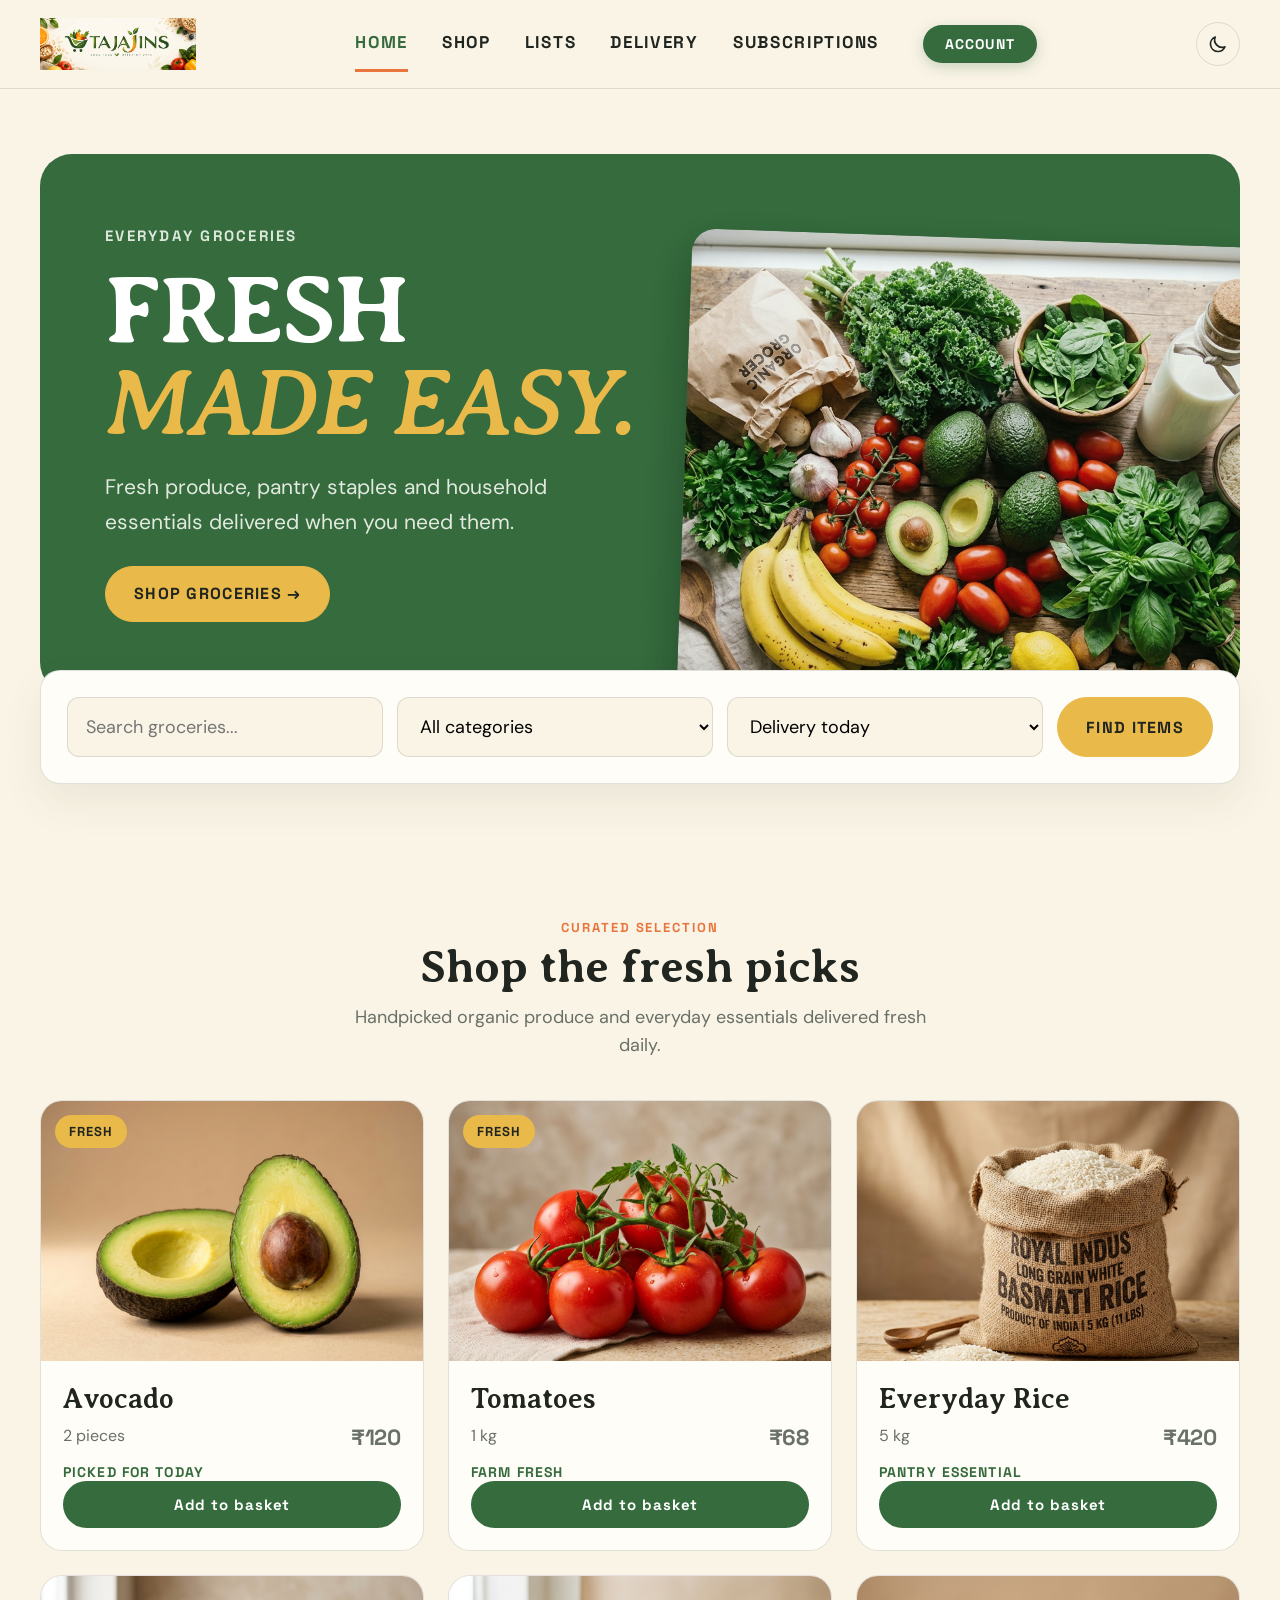
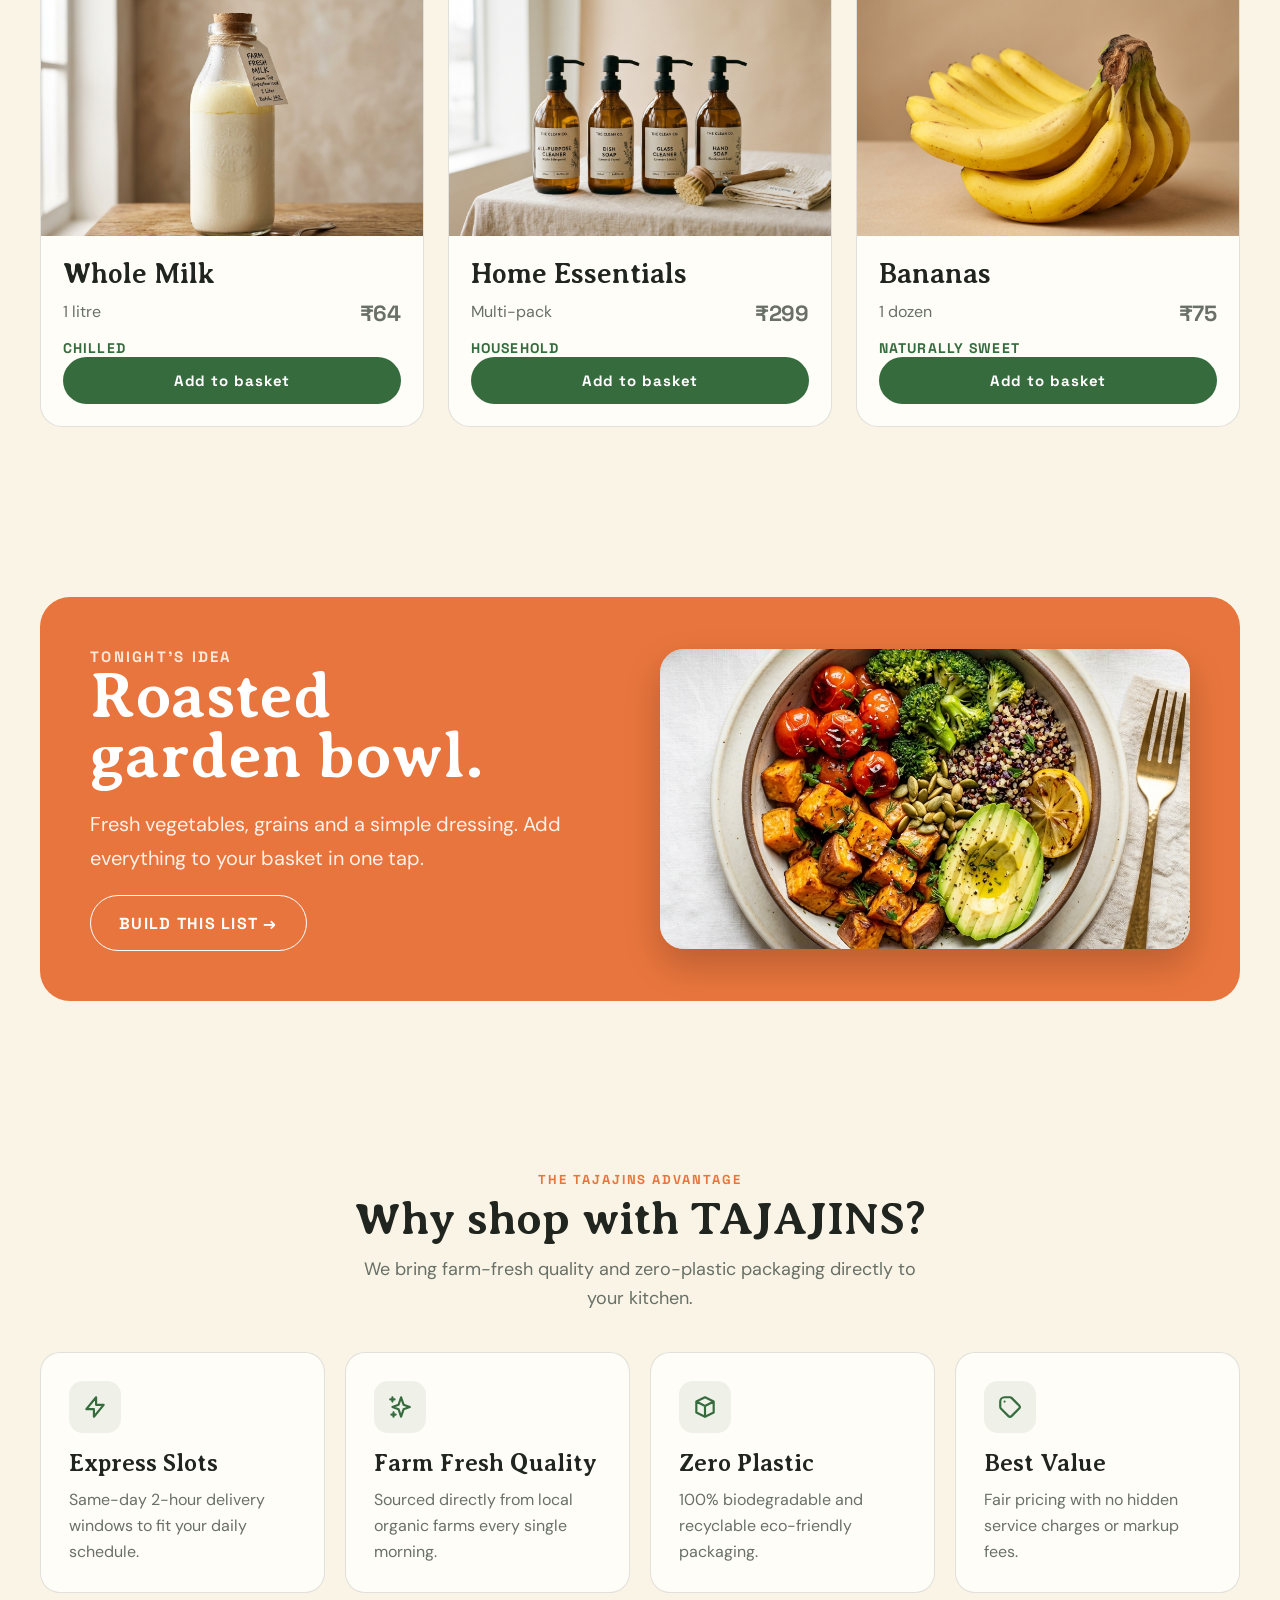
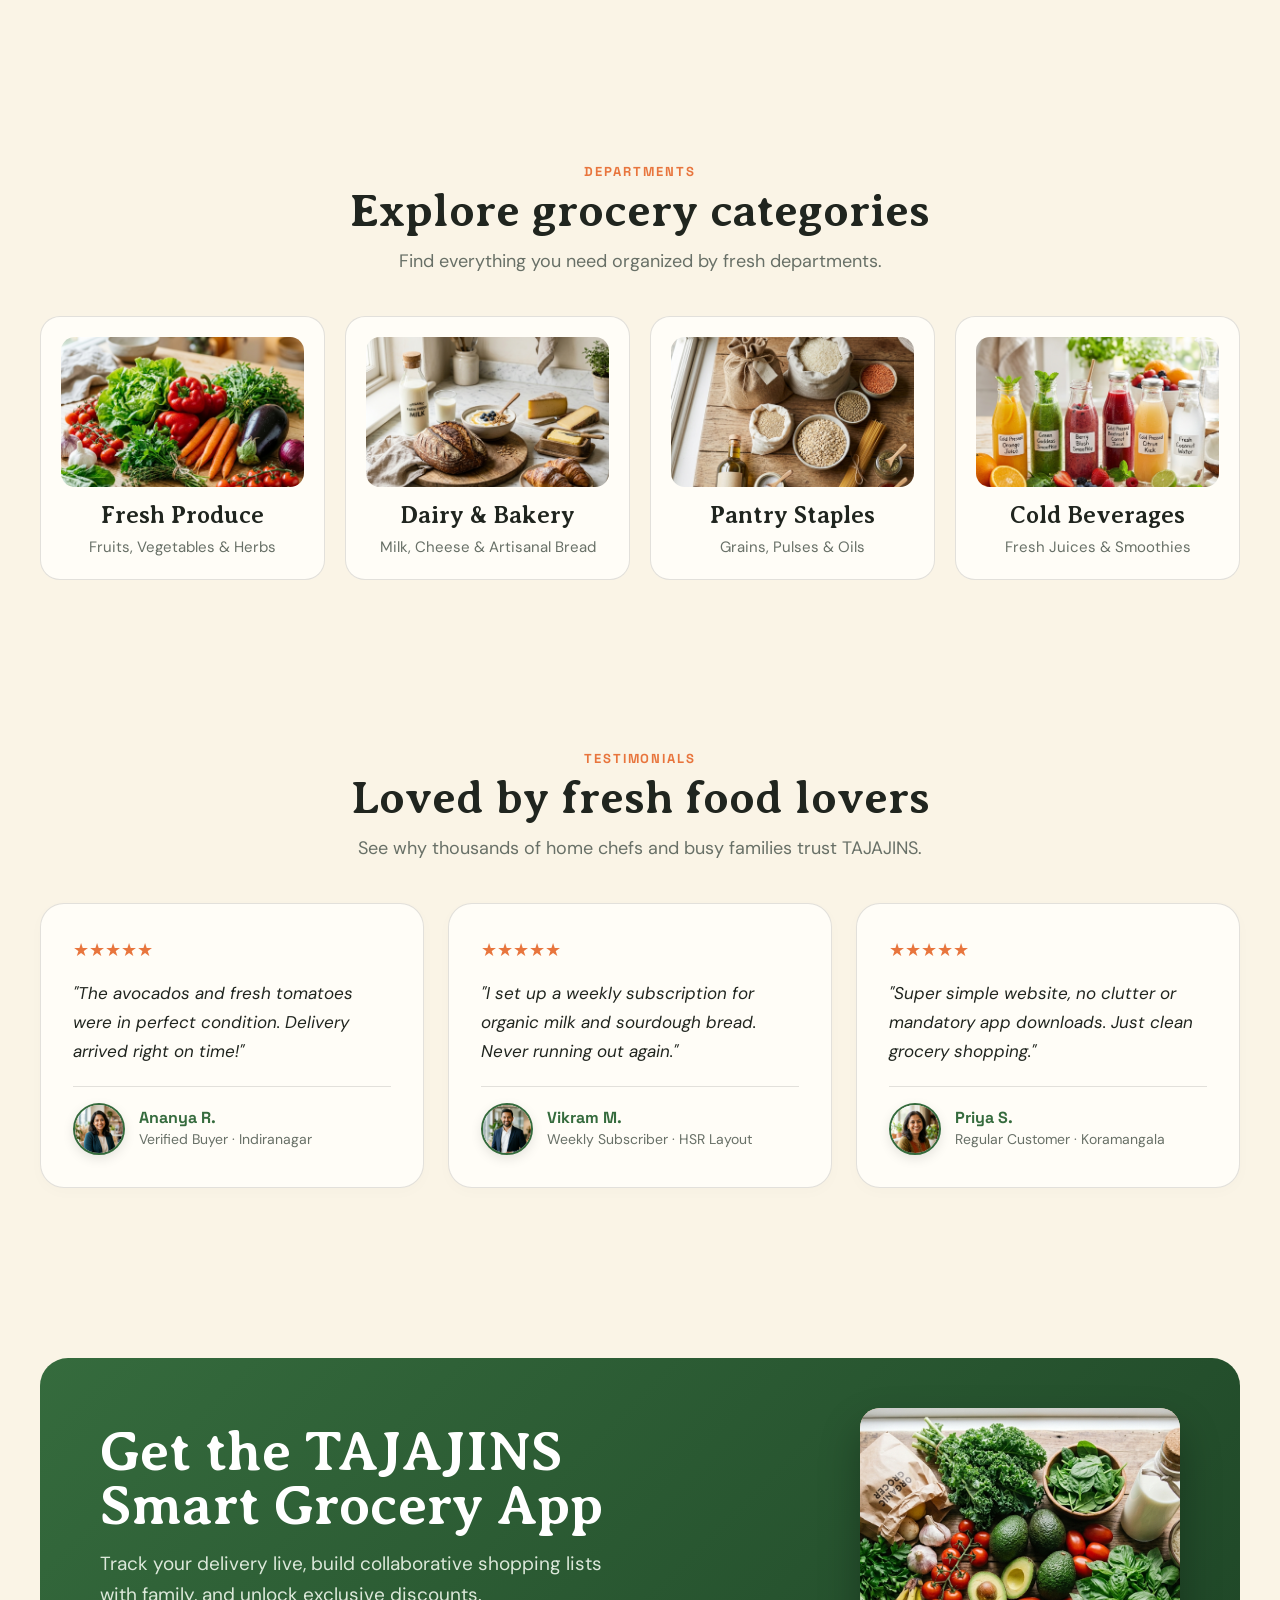
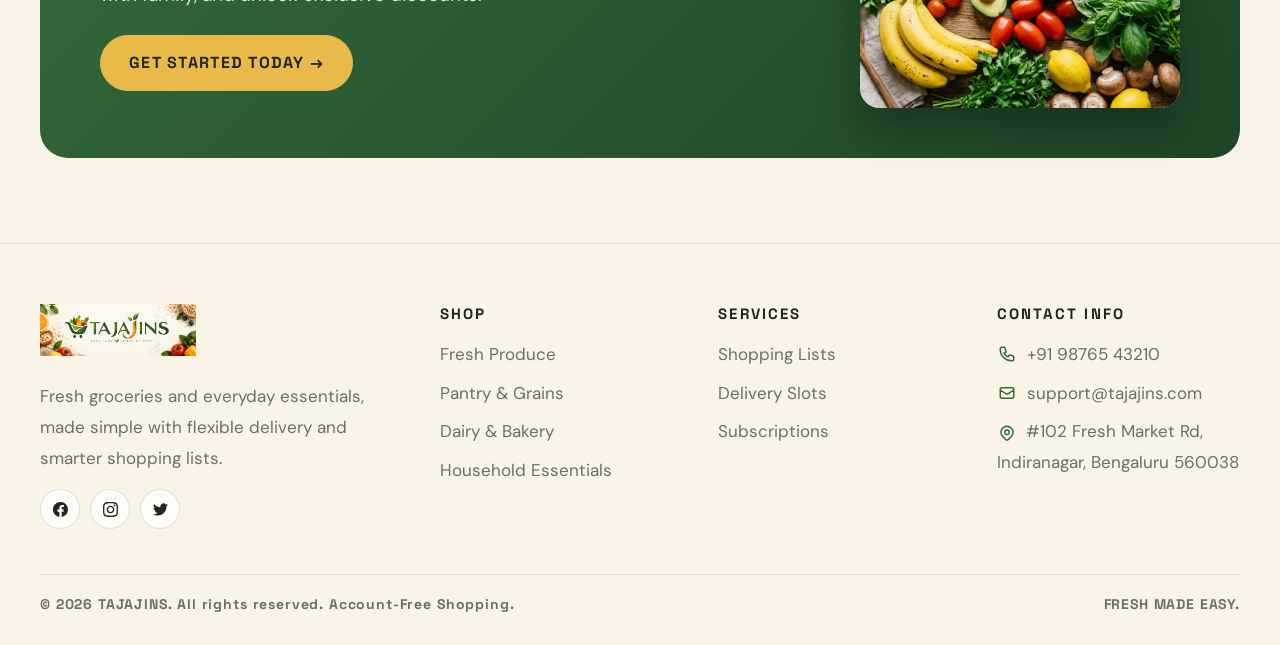
<file: index.html>
<!doctype html><html lang="en"><head><meta charset="utf-8"><meta name="viewport" content="width=device-width,initial-scale=1"><title>Home — TAJAJINS</title><link rel="icon" type="image/png" href="assets/images/favicon.png"><link rel="stylesheet" href="assets/css/style.css"><link rel="stylesheet" href="assets/css/dark-mode.css"></head><body>      <header>
    <div class="container nav">
      <a class="logo" href="index.html">
        <img src="assets/images/logo.png" alt="TAJAJINS Logo" class="logo-img">
      </a>
      <nav class="menu">
        <a href="index.html">Home</a>
        <a href="shop.html">Shop</a>
        <a href="lists.html">Lists</a>
        <a href="delivery.html">Delivery</a>
        <a href="subscriptions.html">Subscriptions</a>
        <a href="login.html" class="menu-account-btn">Account</a>
      </nav>
      <div class="actions">
        <button id="darkToggle" class="theme-btn" title="Toggle theme"><svg fill="none" stroke="currentColor" viewBox="0 0 24 24"><path stroke-linecap="round" stroke-linejoin="round" stroke-width="2" d="M20.354 15.354A9 9 0 018.646 3.646 9.003 9.003 0 0012 21a9.003 9.003 0 008.354-5.646z"/></svg></button>
        <button id="mobileMenuToggle" class="mobile-toggle" title="Toggle Menu" aria-label="Toggle Menu"><svg fill="none" stroke="currentColor" viewBox="0 0 24 24"><path stroke-linecap="round" stroke-linejoin="round" stroke-width="2" d="M4 6h16M4 12h16M4 18h16"/></svg></button>
      </div>
    </div>
  </header><main><section class="hero"><div class="container"><div class="hero-box"><div class="hero-copy"><div class="eyebrow">EVERYDAY GROCERIES</div><h1>FRESH<br><em>MADE EASY.</em></h1><p>Fresh produce, pantry staples and household essentials delivered when you need them.</p><div style="margin-top:25px"><a class="btn primary" href="shop.html">Shop groceries →</a></div></div><div class="hero-art"><img src="assets/images/hero_grocery.jpg" alt="Fresh Groceries Spread" class="hero-art-img"></div></div><div class="search"><input placeholder="Search groceries..."><select><option>All categories</option><option>Fresh Produce</option><option>Pantry</option><option>Dairy</option></select><select><option>Delivery today</option><option>Tomorrow</option></select><a class="btn primary" href="shop.html">Find items</a></div></div></section>
<section class="section"><div class="container"><div class="head center"><div class="eyebrow">CURATED SELECTION</div><h2>Shop the fresh picks</h2><p class="sub-head">Handpicked organic produce and everyday essentials delivered fresh daily.</p></div><div class="grid"><a class="product" data-cat="produce" href="product.html"><div class="product-media"><span class="badge">Fresh</span><img src="assets/images/avocado.jpg" alt="Avocado" class="prod-img"></div><div class="product-body"><h3>Avocado</h3><div class="meta"><span>2 pieces</span><strong class="price">₹120</strong></div><div class="fresh">Picked for today</div><button class="add" onclick="event.preventDefault();addItem('Avocado',120)">Add to basket</button></div></a>
<a class="product" data-cat="produce" href="product.html"><div class="product-media"><span class="badge">Fresh</span><img src="assets/images/tomatoes.jpg" alt="Tomatoes" class="prod-img"></div><div class="product-body"><h3>Tomatoes</h3><div class="meta"><span>1 kg</span><strong class="price">₹68</strong></div><div class="fresh">Farm fresh</div><button class="add" onclick="event.preventDefault();addItem('Tomatoes',68)">Add to basket</button></div></a>
<a class="product" data-cat="pantry" href="product.html"><div class="product-media"><img src="assets/images/rice.jpg" alt="Everyday Rice" class="prod-img"></div><div class="product-body"><h3>Everyday Rice</h3><div class="meta"><span>5 kg</span><strong class="price">₹420</strong></div><div class="fresh">Pantry essential</div><button class="add" onclick="event.preventDefault();addItem('Everyday Rice',420)">Add to basket</button></div></a>
<a class="product" data-cat="dairy" href="product.html"><div class="product-media"><img src="assets/images/milk.jpg" alt="Whole Milk" class="prod-img"></div><div class="product-body"><h3>Whole Milk</h3><div class="meta"><span>1 litre</span><strong class="price">₹64</strong></div><div class="fresh">Chilled</div><button class="add" onclick="event.preventDefault();addItem('Whole Milk',64)">Add to basket</button></div></a>
<a class="product" data-cat="household" href="product.html"><div class="product-media"><img src="assets/images/household.jpg" alt="Home Essentials" class="prod-img"></div><div class="product-body"><h3>Home Essentials</h3><div class="meta"><span>Multi-pack</span><strong class="price">₹299</strong></div><div class="fresh">Household</div><button class="add" onclick="event.preventDefault();addItem('Home Essentials',299)">Add to basket</button></div></a>
<a class="product" data-cat="produce" href="product.html"><div class="product-media"><img src="assets/images/bananas.jpg" alt="Bananas" class="prod-img"></div><div class="product-body"><h3>Bananas</h3><div class="meta"><span>1 dozen</span><strong class="price">₹75</strong></div><div class="fresh">Naturally sweet</div><button class="add" onclick="event.preventDefault();addItem('Bananas',75)">Add to basket</button></div></a></div></div></section>
<section class="section"><div class="container"><div class="recipe"><div><div class="eyebrow" style="color:#ffe7d9">TONIGHT'S IDEA</div><h2>Roasted<br>garden bowl.</h2><p>Fresh vegetables, grains and a simple dressing. Add everything to your basket in one tap.</p><a class="btn" style="border-color:white;color:white" href="lists.html">Build this list →</a></div><div class="recipe-art"><img src="assets/images/recipe_bowl.jpg" alt="Roasted Garden Bowl" class="recipe-art-img"></div></div></div></section>

<section class="section"><div class="container"><div class="head center"><div class="eyebrow">THE TAJAJINS ADVANTAGE</div><h2>Why shop with TAJAJINS?</h2><p class="sub-head">We bring farm-fresh quality and zero-plastic packaging directly to your kitchen.</p></div><div class="features-grid"><div class="feature-card"><div class="feature-icon"><svg fill="none" stroke="currentColor" viewBox="0 0 24 24"><path stroke-linecap="round" stroke-linejoin="round" stroke-width="2" d="M13 10V3L4 14h7v7l9-11h-7z"/></svg></div><h3>Express Slots</h3><p>Same-day 2-hour delivery windows to fit your daily schedule.</p></div><div class="feature-card"><div class="feature-icon"><svg fill="none" stroke="currentColor" viewBox="0 0 24 24"><path stroke-linecap="round" stroke-linejoin="round" stroke-width="2" d="M5 3v4M3 5h4M6 17v4m-2-2h4m5-16l2.286 6.857L21 12l-5.714 2.143L13 21l-2.286-6.857L5 12l5.714-2.143L13 3z"/></svg></div><h3>Farm Fresh Quality</h3><p>Sourced directly from local organic farms every single morning.</p></div><div class="feature-card"><div class="feature-icon"><svg fill="none" stroke="currentColor" viewBox="0 0 24 24"><path stroke-linecap="round" stroke-linejoin="round" stroke-width="2" d="M20 7l-8-4-8 4m16 0l-8 4m8-4v10l-8 4m0-10L4 7m8 4v10M4 7v10l8 4"/></svg></div><h3>Zero Plastic</h3><p>100% biodegradable and recyclable eco-friendly packaging.</p></div><div class="feature-card"><div class="feature-icon"><svg fill="none" stroke="currentColor" viewBox="0 0 24 24"><path stroke-linecap="round" stroke-linejoin="round" stroke-width="2" d="M7 7h.01M7 3h5c.512 0 1.024.195 1.414.586l7 7a2 2 0 010 2.828l-7 7a2 2 0 01-2.828 0l-7-7A1.994 1.994 0 013 12V7a4 4 0 014-4z"/></svg></div><h3>Best Value</h3><p>Fair pricing with no hidden service charges or markup fees.</p></div></div></div></section>

<section class="section"><div class="container"><div class="head center"><div class="eyebrow">DEPARTMENTS</div><h2>Explore grocery categories</h2><p class="sub-head">Find everything you need organized by fresh departments.</p></div><div class="category-grid"><a class="category-card" href="shop.html"><div class="category-img-box"><img src="assets/images/category_produce.jpg" alt="Fresh Produce"></div><h3>Fresh Produce</h3><p>Fruits, Vegetables & Herbs</p></a><a class="category-card" href="shop.html"><div class="category-img-box"><img src="assets/images/category_dairy.jpg" alt="Dairy & Bakery"></div><h3>Dairy & Bakery</h3><p>Milk, Cheese & Artisanal Bread</p></a><a class="category-card" href="shop.html"><div class="category-img-box"><img src="assets/images/category_pantry.jpg" alt="Pantry Staples"></div><h3>Pantry Staples</h3><p>Grains, Pulses & Oils</p></a><a class="category-card" href="shop.html"><div class="category-img-box"><img src="assets/images/category_beverages.jpg" alt="Cold Beverages"></div><h3>Cold Beverages</h3><p>Fresh Juices & Smoothies</p></a></div></div></section>

<section class="section"><div class="container"><div class="head center"><div class="eyebrow">TESTIMONIALS</div><h2>Loved by fresh food lovers</h2><p class="sub-head">See why thousands of home chefs and busy families trust TAJAJINS.</p></div><div class="testimonial-grid"><div class="testimonial-card"><div><div class="stars">★★★★★</div><p>"The avocados and fresh tomatoes were in perfect condition. Delivery arrived right on time!"</p></div><div class="testimonial-author-box"><img src="assets/images/avatar_ananya.jpg" alt="Ananya R." class="testimonial-avatar"><div class="author-info"><div class="author-name">Ananya R.</div><div class="author-role">Verified Buyer · Indiranagar</div></div></div></div><div class="testimonial-card"><div><div class="stars">★★★★★</div><p>"I set up a weekly subscription for organic milk and sourdough bread. Never running out again."</p></div><div class="testimonial-author-box"><img src="assets/images/avatar_vikram.jpg" alt="Vikram M." class="testimonial-avatar"><div class="author-info"><div class="author-name">Vikram M.</div><div class="author-role">Weekly Subscriber · HSR Layout</div></div></div></div><div class="testimonial-card"><div><div class="stars">★★★★★</div><p>"Super simple website, no clutter or mandatory app downloads. Just clean grocery shopping."</p></div><div class="testimonial-author-box"><img src="assets/images/avatar_priya.jpg" alt="Priya S." class="testimonial-avatar"><div class="author-info"><div class="author-name">Priya S.</div><div class="author-role">Regular Customer · Koramangala</div></div></div></div></div></div></section>

<section class="section"><div class="container"><div class="app-banner"><div class="app-copy"><h2>Get the TAJAJINS<br>Smart Grocery App</h2><p>Track your delivery live, build collaborative shopping lists with family, and unlock exclusive discounts.</p><a class="btn primary" href="shop.html">Get Started Today →</a></div><div class="recipe-art" style="max-width:320px; width:100%; border-radius:20px; box-shadow:0 20px 40px rgba(0,0,0,0.3); overflow:hidden;"><img src="assets/images/hero_grocery.jpg" alt="TAJAJINS Grocery App" class="recipe-art-img"></div></div></div></section></main>    <footer>
    <div class="container footer-grid">
      <div>
        <a class="footer-logo" href="index.html">
          <img src="assets/images/logo.png" alt="TAJAJINS Logo" class="footer-logo-img">
        </a>
        <div class="footer-copy">
          Fresh groceries and everyday essentials, made simple with flexible delivery and smarter shopping lists.
        </div>
        <div class="social-icons" style="display:flex; gap:10px; margin-top:16px;">
          <a href="#" class="social-icon" aria-label="Facebook">
            <svg width="15" height="15" fill="currentColor" viewBox="0 0 24 24"><path d="M24 12.073c0-6.627-5.373-12-12-12s-12 5.373-12 12c0 5.99 4.388 10.954 10.125 11.854v-8.385H7.078v-3.47h3.047V9.43c0-3.007 1.792-4.669 4.533-4.669 1.312 0 2.686.235 2.686.235v2.953H15.83c-1.491 0-1.956.925-1.956 1.874v2.25h3.328l-.532 3.47h-2.796v8.385C19.612 23.027 24 18.062 24 12.073z"/></svg>
          </a>
          <a href="#" class="social-icon" aria-label="Instagram">
            <svg width="15" height="15" fill="currentColor" viewBox="0 0 24 24"><path d="M12 2.163c3.204 0 3.584.012 4.85.07 3.252.148 4.771 1.691 4.919 4.919.058 1.265.069 1.645.069 4.849 0 3.205-.012 3.584-.069 4.849-.149 3.225-1.664 4.771-4.919 4.919-1.266.058-1.644.07-4.85.07-3.204 0-3.584-.012-4.849-.07-3.26-.149-4.771-1.699-4.919-4.92-.058-1.265-.07-1.644-.07-4.849 0-3.204.013-3.583.07-4.849.149-3.227 1.664-4.771 4.919-4.919 1.266-.057 1.645-.069 4.849-.069zm0-2.163c-3.259 0-3.667.014-4.947.072-4.358.2-6.78 2.618-6.98 6.98-.059 1.281-.073 1.689-.073 4.948 0 3.259.014 3.668.072 4.948.2 4.358 2.618 6.78 6.98 6.98 1.281.058 1.689.072 4.948.072 3.259 0 3.668-.014 4.948-.072 4.354-.2 6.782-2.618 6.979-6.98.059-1.28.073-1.689.073-4.948 0-3.259-.014-3.667-.072-4.947-.196-4.354-2.617-6.78-6.979-6.98-1.281-.059-1.69-.073-4.949-.073zm0 5.838c-3.403 0-6.162 2.759-6.162 6.162s2.759 6.163 6.162 6.163 6.162-2.759 6.162-6.163c0-3.403-2.759-6.162-6.162-6.162zm0 10.162c-2.209 0-4-1.79-4-4 0-2.209 1.791-4 4-4s4 1.791 4 4c0 2.21-1.791 4-4 4zm6.406-11.845c-.796 0-1.441.645-1.441 1.44s.645 1.44 1.441 1.44c.795 0 1.439-.645 1.439-1.44s-.644-1.44-1.439-1.44z"/></svg>
          </a>
          <a href="#" class="social-icon" aria-label="Twitter">
            <svg width="15" height="15" fill="currentColor" viewBox="0 0 24 24"><path d="M23.953 4.57a10 10 0 01-2.825.775 4.958 4.958 0 002.163-2.723c-.951.555-2.005.959-3.127 1.184a4.92 4.92 0 00-8.384 4.482C7.69 8.095 4.067 6.13 1.64 3.162a4.822 4.822 0 00-.666 2.475c0 1.71.87 3.213 2.188 4.096a4.904 4.904 0 01-2.228-.616v.06a4.923 4.923 0 003.946 4.827 4.996 4.996 0 01-2.212.085 4.936 4.936 0 004.604 3.417 9.867 9.867 0 01-6.102 2.105c-.39 0-.779-.023-1.17-.067a13.995 13.995 0 007.557 2.209c9.053 0 13.998-7.496 13.998-13.985 0-.21 0-.42-.015-.63A9.936 9.936 0 0024 4.59z"/></svg>
          </a>
        </div>
      </div>
      <div>
        <div class="footer-title">Shop</div>
        <div class="footer-links">
          <a href="shop.html">Fresh Produce</a>
          <a href="shop.html">Pantry & Grains</a>
          <a href="shop.html">Dairy & Bakery</a>
          <a href="shop.html">Household Essentials</a>
        </div>
      </div>
      <div>
        <div class="footer-title">Services</div>
        <div class="footer-links">
          <a href="lists.html">Shopping Lists</a>
          <a href="delivery.html">Delivery Slots</a>
          <a href="subscriptions.html">Subscriptions</a>
        </div>
      </div>
      <div>
        <div class="footer-title">Contact Info</div>
        <div class="footer-links">
          <a href="tel:+919876543210"><span class="contact-svg"><svg fill="none" stroke="currentColor" viewBox="0 0 24 24"><path stroke-linecap="round" stroke-linejoin="round" stroke-width="2" d="M3 5a2 2 0 012-2h3.28a1 1 0 01.948.684l1.498 4.493a1 1 0 01-.502 1.21l-2.257 1.13a11.042 11.042 0 005.516 5.516l1.13-2.257a1 1 0 011.21-.502l4.493 1.498a1 1 0 01.684.949V19a2 2 0 01-2 2h-1C9.716 21 3 14.284 3 6V5z"/></svg></span> +91 98765 43210</a>
          <a href="mailto:support@tajajins.com"><span class="contact-svg"><svg fill="none" stroke="currentColor" viewBox="0 0 24 24"><path stroke-linecap="round" stroke-linejoin="round" stroke-width="2" d="M3 8l7.89 5.26a2 2 0 002.22 0L21 8M5 19h14a2 2 0 002-2V7a2 2 0 00-2-2H5a2 2 0 00-2 2v10a2 2 0 002 2z"/></svg></span> support@tajajins.com</a>
          <span><span class="contact-svg"><svg fill="none" stroke="currentColor" viewBox="0 0 24 24"><path stroke-linecap="round" stroke-linejoin="round" stroke-width="2" d="M17.657 16.657L13.414 20.9a1.998 1.998 0 01-2.827 0l-4.244-4.243a8 8 0 1111.314 0z"/><path stroke-linecap="round" stroke-linejoin="round" stroke-width="2" d="M15 11a3 3 0 11-6 0 3 3 0 016 0z"/></svg></span> #102 Fresh Market Rd, Indiranagar, Bengaluru 560038</span>
          
        </div>
      </div>
    </div>
    <div class="container copyright">
      <div>© 2026 TAJAJINS. All rights reserved. Account-Free Shopping.</div>
      <div>FRESH MADE EASY.</div>
    </div>
  </footer><script src="assets/js/main.js"></script></body></html>
</file>
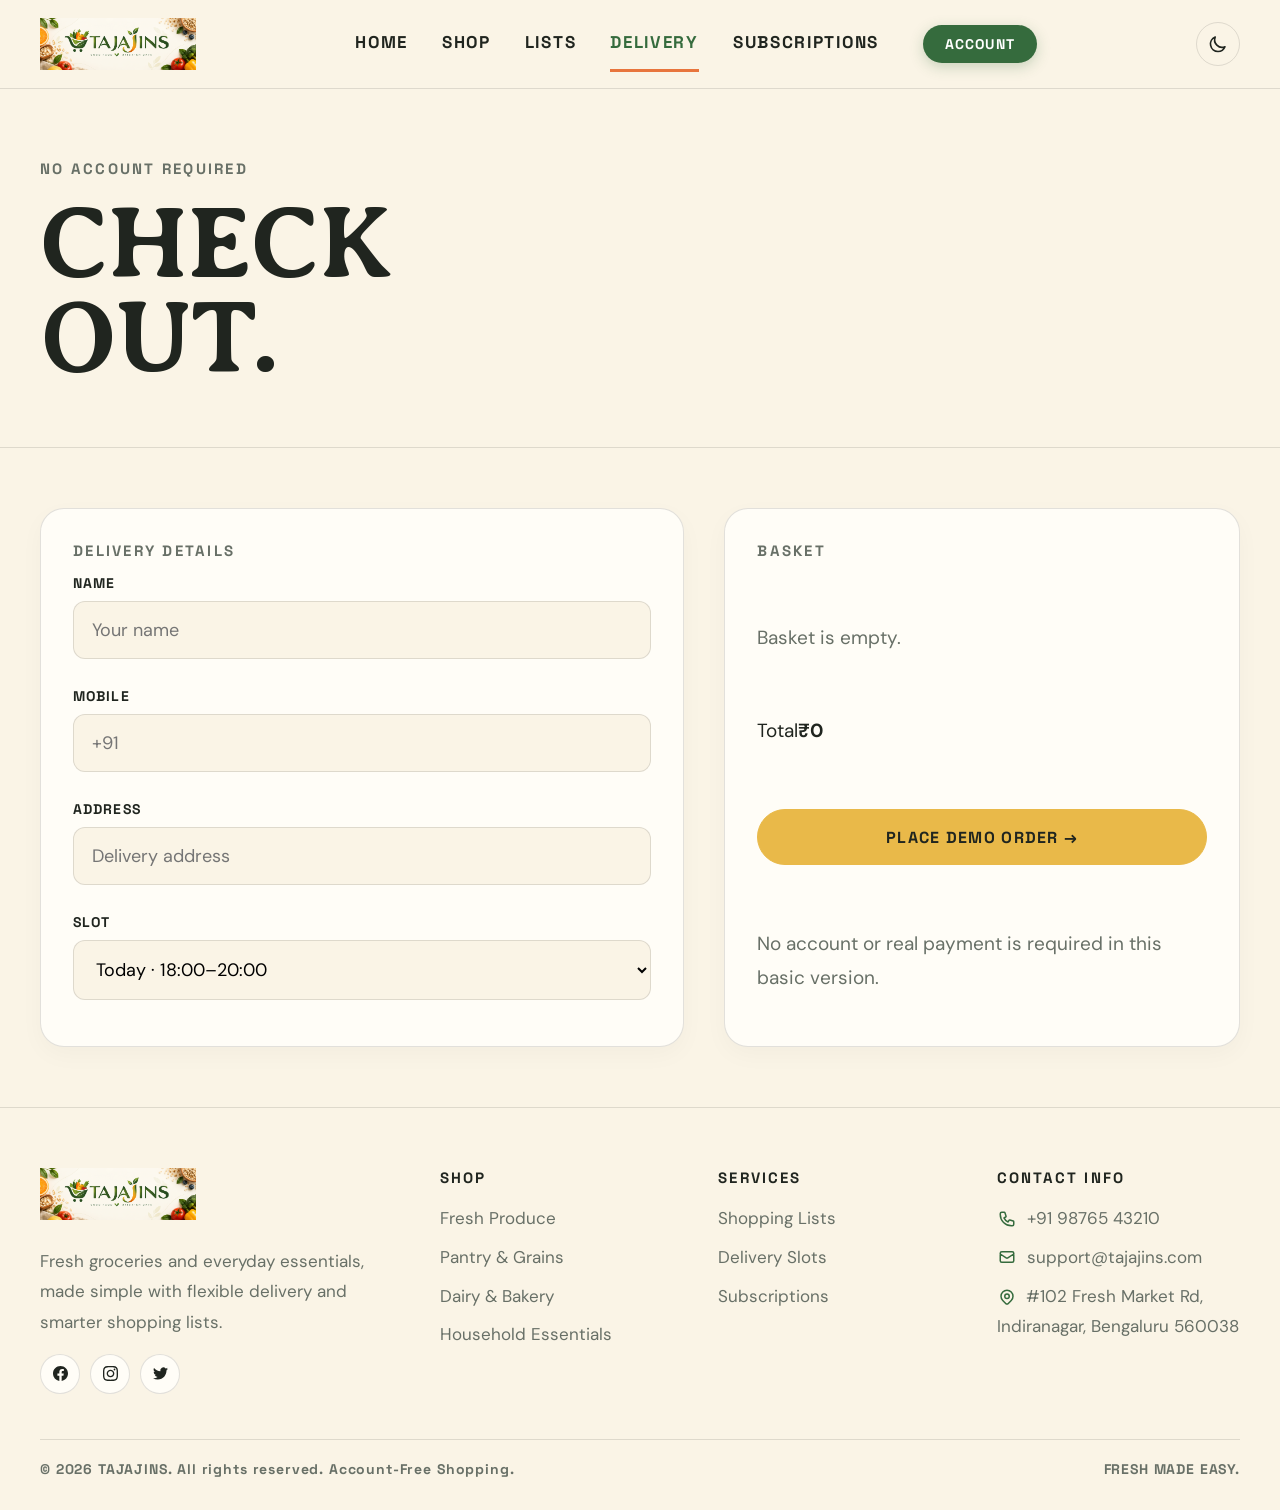
<file: checkout.html>
<!doctype html><html lang="en"><head><meta charset="utf-8"><meta name="viewport" content="width=device-width,initial-scale=1"><title>Checkout — TAJAJINS</title><link rel="icon" type="image/png" href="assets/images/favicon.png"><link rel="stylesheet" href="assets/css/style.css"><link rel="stylesheet" href="assets/css/dark-mode.css"></head><body>      <header>
    <div class="container nav">
      <a class="logo" href="index.html">
        <img src="assets/images/logo.png" alt="TAJAJINS Logo" class="logo-img">
      </a>
      <nav class="menu">
        <a href="index.html">Home</a>
        <a href="shop.html">Shop</a>
        <a href="lists.html">Lists</a>
        <a href="delivery.html">Delivery</a>
        <a href="subscriptions.html">Subscriptions</a>
        <a href="login.html" class="menu-account-btn">Account</a>
      </nav>
      <div class="actions">
        <button id="darkToggle" class="theme-btn" title="Toggle theme"><svg fill="none" stroke="currentColor" viewBox="0 0 24 24"><path stroke-linecap="round" stroke-linejoin="round" stroke-width="2" d="M20.354 15.354A9 9 0 018.646 3.646 9.003 9.003 0 0012 21a9.003 9.003 0 008.354-5.646z"/></svg></button>

        <button id="mobileMenuToggle" class="mobile-toggle" title="Toggle Menu" aria-label="Toggle Menu"><svg fill="none" stroke="currentColor" viewBox="0 0 24 24"><path stroke-linecap="round" stroke-linejoin="round" stroke-width="2" d="M4 6h16M4 12h16M4 18h16"/></svg></button>
      </div>
    </div>
  </header><main><section class="page-hero"><div class="container"><div class="eyebrow">No account required</div><h1>CHECK<br>OUT.</h1></div></section><section class="checkout container"><div class="panel"><div class="eyebrow">Delivery details</div><div class="field"><label>Name</label><input placeholder="Your name"></div><div class="field"><label>Mobile</label><input placeholder="+91"></div><div class="field"><label>Address</label><input placeholder="Delivery address"></div><div class="field"><label>Slot</label><select><option>Today · 18:00–20:00</option><option>Tomorrow · 08:00–10:00</option></select></div></div><div class="panel"><div class="eyebrow">Basket</div><div id="checkoutList"></div><div class="total"><span>Total</span><strong id="checkoutTotal">₹0</strong></div><button id="checkoutBtn" class="btn primary" style="width:100%">Place demo order →</button><p class="info-copy">No account or real payment is required in this basic version.</p></div></section></main>    <footer>
    <div class="container footer-grid">
      <div>
        <a class="footer-logo" href="index.html">
          <img src="assets/images/logo.png" alt="TAJAJINS Logo" class="footer-logo-img">
        </a>
        <div class="footer-copy">
          Fresh groceries and everyday essentials, made simple with flexible delivery and smarter shopping lists.
        </div>
        <div class="social-icons" style="display:flex; gap:10px; margin-top:16px;">
          <a href="#" class="social-icon" aria-label="Facebook">
            <svg width="15" height="15" fill="currentColor" viewBox="0 0 24 24"><path d="M24 12.073c0-6.627-5.373-12-12-12s-12 5.373-12 12c0 5.99 4.388 10.954 10.125 11.854v-8.385H7.078v-3.47h3.047V9.43c0-3.007 1.792-4.669 4.533-4.669 1.312 0 2.686.235 2.686.235v2.953H15.83c-1.491 0-1.956.925-1.956 1.874v2.25h3.328l-.532 3.47h-2.796v8.385C19.612 23.027 24 18.062 24 12.073z"/></svg>
          </a>
          <a href="#" class="social-icon" aria-label="Instagram">
            <svg width="15" height="15" fill="currentColor" viewBox="0 0 24 24"><path d="M12 2.163c3.204 0 3.584.012 4.85.07 3.252.148 4.771 1.691 4.919 4.919.058 1.265.069 1.645.069 4.849 0 3.205-.012 3.584-.069 4.849-.149 3.225-1.664 4.771-4.919 4.919-1.266.058-1.644.07-4.85.07-3.204 0-3.584-.012-4.849-.07-3.26-.149-4.771-1.699-4.919-4.92-.058-1.265-.07-1.644-.07-4.849 0-3.204.013-3.583.07-4.849.149-3.227 1.664-4.771 4.919-4.919 1.266-.057 1.645-.069 4.849-.069zm0-2.163c-3.259 0-3.667.014-4.947.072-4.358.2-6.78 2.618-6.98 6.98-.059 1.281-.073 1.689-.073 4.948 0 3.259.014 3.668.072 4.948.2 4.358 2.618 6.78 6.98 6.98 1.281.058 1.689.072 4.948.072 3.259 0 3.668-.014 4.948-.072 4.354-.2 6.782-2.618 6.979-6.98.059-1.28.073-1.689.073-4.948 0-3.259-.014-3.667-.072-4.947-.196-4.354-2.617-6.78-6.979-6.98-1.281-.059-1.69-.073-4.949-.073zm0 5.838c-3.403 0-6.162 2.759-6.162 6.162s2.759 6.163 6.162 6.163 6.162-2.759 6.162-6.163c0-3.403-2.759-6.162-6.162-6.162zm0 10.162c-2.209 0-4-1.79-4-4 0-2.209 1.791-4 4-4s4 1.791 4 4c0 2.21-1.791 4-4 4zm6.406-11.845c-.796 0-1.441.645-1.441 1.44s.645 1.44 1.441 1.44c.795 0 1.439-.645 1.439-1.44s-.644-1.44-1.439-1.44z"/></svg>
          </a>
          <a href="#" class="social-icon" aria-label="Twitter">
            <svg width="15" height="15" fill="currentColor" viewBox="0 0 24 24"><path d="M23.953 4.57a10 10 0 01-2.825.775 4.958 4.958 0 002.163-2.723c-.951.555-2.005.959-3.127 1.184a4.92 4.92 0 00-8.384 4.482C7.69 8.095 4.067 6.13 1.64 3.162a4.822 4.822 0 00-.666 2.475c0 1.71.87 3.213 2.188 4.096a4.904 4.904 0 01-2.228-.616v.06a4.923 4.923 0 003.946 4.827 4.996 4.996 0 01-2.212.085 4.936 4.936 0 004.604 3.417 9.867 9.867 0 01-6.102 2.105c-.39 0-.779-.023-1.17-.067a13.995 13.995 0 007.557 2.209c9.053 0 13.998-7.496 13.998-13.985 0-.21 0-.42-.015-.63A9.936 9.936 0 0024 4.59z"/></svg>
          </a>
        </div>
      </div>
      <div>
        <div class="footer-title">Shop</div>
        <div class="footer-links">
          <a href="shop.html">Fresh Produce</a>
          <a href="shop.html">Pantry & Grains</a>
          <a href="shop.html">Dairy & Bakery</a>
          <a href="shop.html">Household Essentials</a>
        </div>
      </div>
      <div>
        <div class="footer-title">Services</div>
        <div class="footer-links">
          <a href="lists.html">Shopping Lists</a>
          <a href="delivery.html">Delivery Slots</a>
          <a href="subscriptions.html">Subscriptions</a>
        </div>
      </div>
      <div>
        <div class="footer-title">Contact Info</div>
        <div class="footer-links">
          <a href="tel:+919876543210"><span class="contact-svg"><svg fill="none" stroke="currentColor" viewBox="0 0 24 24"><path stroke-linecap="round" stroke-linejoin="round" stroke-width="2" d="M3 5a2 2 0 012-2h3.28a1 1 0 01.948.684l1.498 4.493a1 1 0 01-.502 1.21l-2.257 1.13a11.042 11.042 0 005.516 5.516l1.13-2.257a1 1 0 011.21-.502l4.493 1.498a1 1 0 01.684.949V19a2 2 0 01-2 2h-1C9.716 21 3 14.284 3 6V5z"/></svg></span> +91 98765 43210</a>
          <a href="mailto:support@tajajins.com"><span class="contact-svg"><svg fill="none" stroke="currentColor" viewBox="0 0 24 24"><path stroke-linecap="round" stroke-linejoin="round" stroke-width="2" d="M3 8l7.89 5.26a2 2 0 002.22 0L21 8M5 19h14a2 2 0 002-2V7a2 2 0 00-2-2H5a2 2 0 00-2 2v10a2 2 0 002 2z"/></svg></span> support@tajajins.com</a>
          <span><span class="contact-svg"><svg fill="none" stroke="currentColor" viewBox="0 0 24 24"><path stroke-linecap="round" stroke-linejoin="round" stroke-width="2" d="M17.657 16.657L13.414 20.9a1.998 1.998 0 01-2.827 0l-4.244-4.243a8 8 0 1111.314 0z"/><path stroke-linecap="round" stroke-linejoin="round" stroke-width="2" d="M15 11a3 3 0 11-6 0 3 3 0 016 0z"/></svg></span> #102 Fresh Market Rd, Indiranagar, Bengaluru 560038</span>
          
        </div>
      </div>
    </div>
    <div class="container copyright">
      <div>© 2026 TAJAJINS. All rights reserved. Account-Free Shopping.</div>
      <div>FRESH MADE EASY.</div>
    </div>
  </footer><script>document.addEventListener("DOMContentLoaded",()=>{const c=getCart(),b=document.querySelector("#checkoutList");if(b)b.innerHTML=c.length?c.map(x=>`<div class="summary-row"><span>${x.name}</span><strong>${money(x.price)}</strong></div>`).join(""):"<p style='color:var(--muted)'>Basket is empty.</p>";const t=document.querySelector("#checkoutTotal");if(t)t.textContent=money(c.reduce((a,x)=>a+Number(x.price),0))})</script><script src="assets/js/main.js"></script></body></html>
</file>
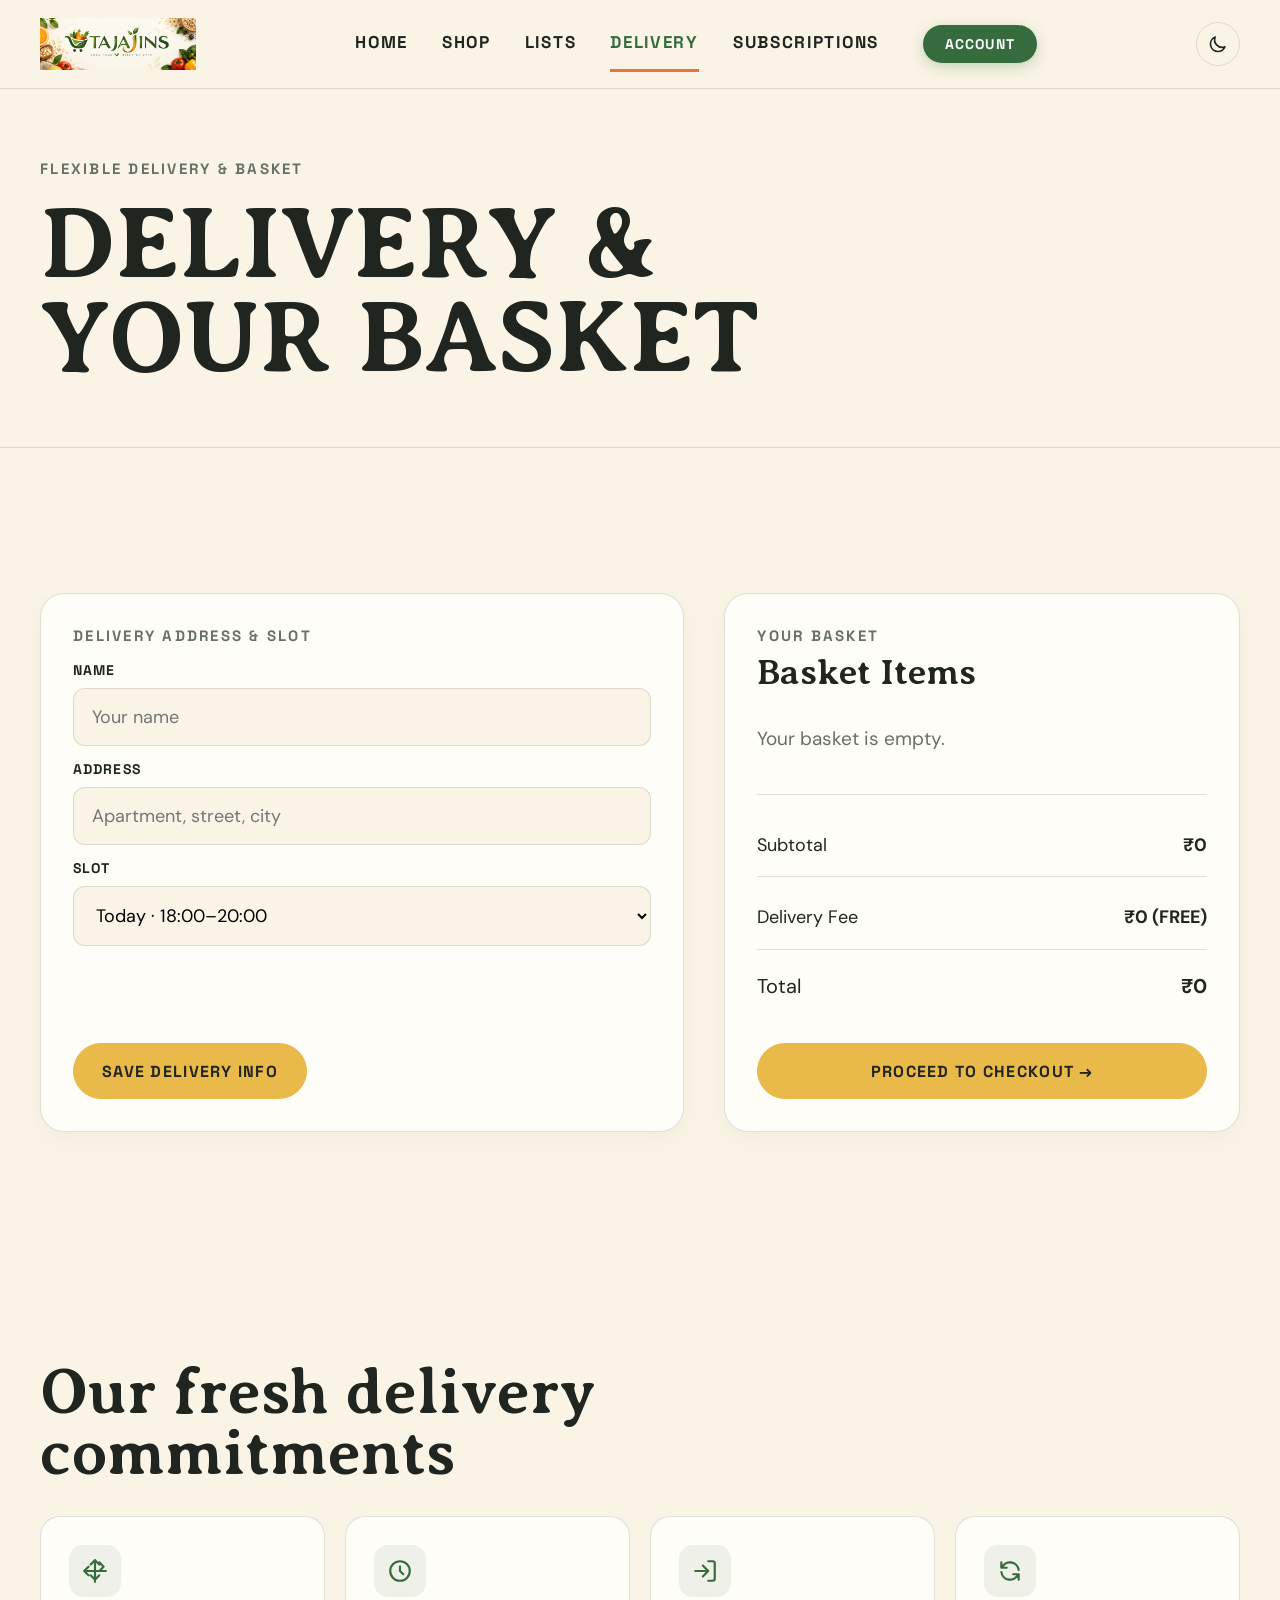
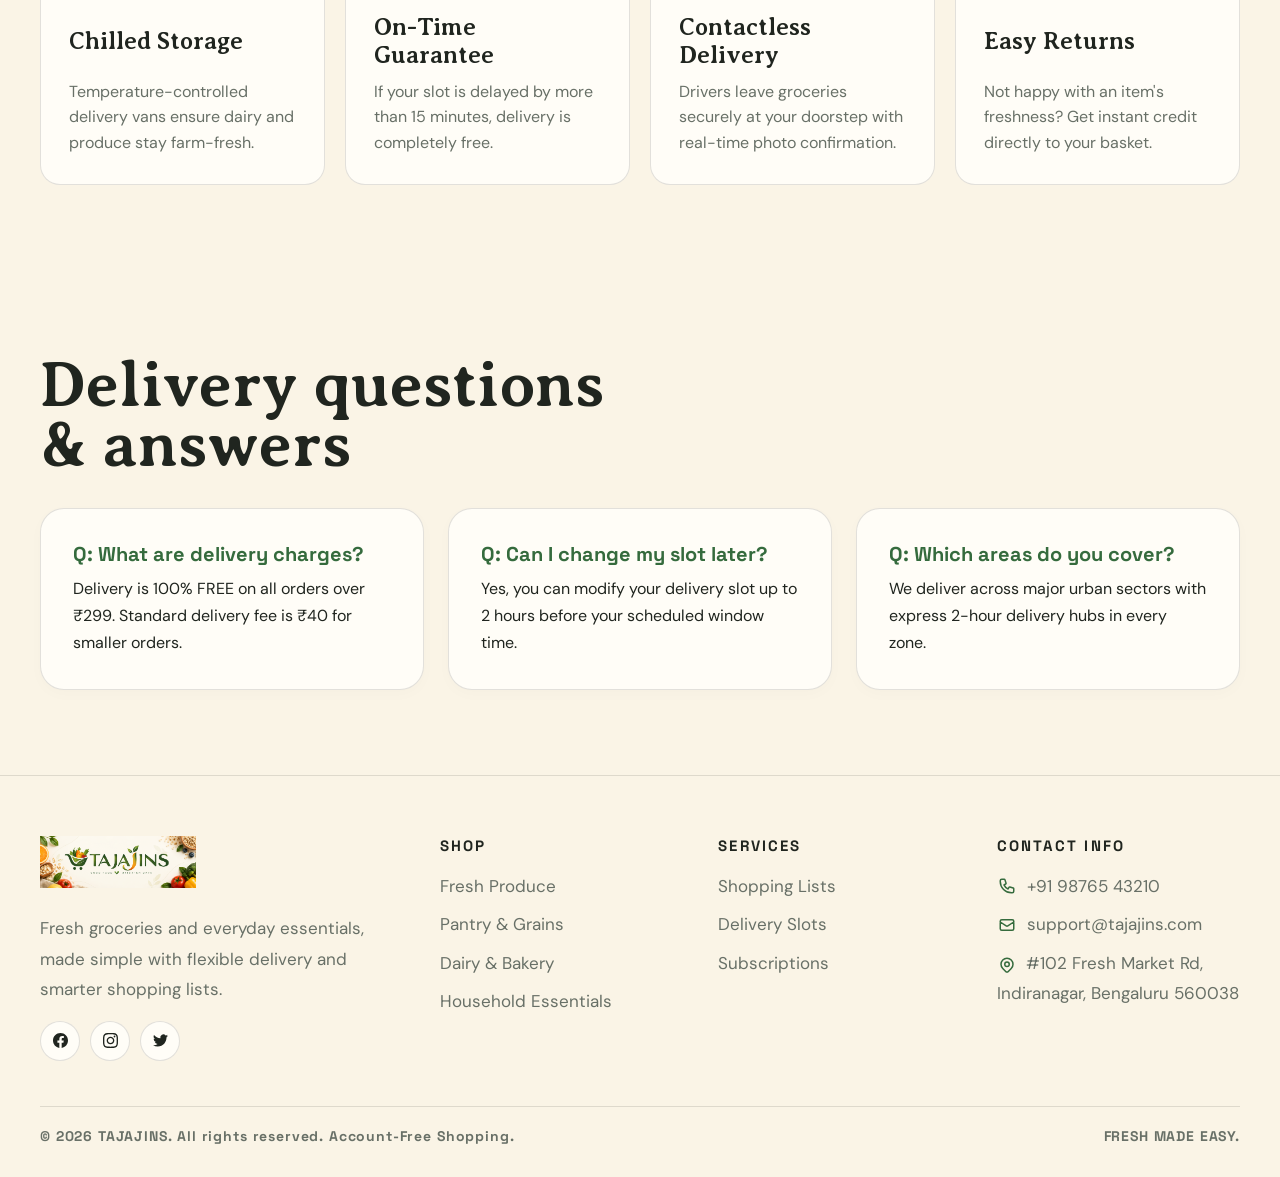
<file: delivery.html>
<!doctype html>
<html lang="en">

<head>
  <meta charset="utf-8">
  <meta name="viewport" content="width=device-width,initial-scale=1">
  <title>Delivery — TAJAJINS</title>
  <link rel="icon" type="image/png" href="assets/images/favicon.png">
  <link rel="stylesheet" href="assets/css/style.css">
  <link rel="stylesheet" href="assets/css/dark-mode.css">
</head>

<body>
  <header>
    <div class="container nav">
      <a class="logo" href="index.html">
        <img src="assets/images/logo.png" alt="TAJAJINS Logo" class="logo-img">
      </a>
      <nav class="menu">
        <a href="index.html">Home</a>
        <a href="shop.html">Shop</a>
        <a href="lists.html">Lists</a>
        <a href="delivery.html">Delivery</a>
        <a href="subscriptions.html">Subscriptions</a>
        <a href="login.html" class="menu-account-btn">Account</a>
      </nav>
      <div class="actions">
        <button id="darkToggle" class="theme-btn" title="Toggle theme"><svg fill="none" stroke="currentColor"
            viewBox="0 0 24 24">
            <path stroke-linecap="round" stroke-linejoin="round" stroke-width="2"
              d="M20.354 15.354A9 9 0 018.646 3.646 9.003 9.003 0 0012 21a9.003 9.003 0 008.354-5.646z" />
          </svg></button>

        <button id="mobileMenuToggle" class="mobile-toggle" title="Toggle Menu" aria-label="Toggle Menu"><svg
            fill="none" stroke="currentColor" viewBox="0 0 24 24">
            <path stroke-linecap="round" stroke-linejoin="round" stroke-width="2" d="M4 6h16M4 12h16M4 18h16" />
          </svg></button>
      </div>
    </div>
  </header>
  <main>
    <section class="page-hero">
      <div class="container">
        <div class="eyebrow">Flexible delivery & basket</div>
        <h1>DELIVERY &<br>YOUR BASKET</h1>
      </div>
    </section>
    <section class="section">
      <div class="container checkout">
        <div class="panel">
          <div>
            <div class="eyebrow" style="margin-bottom: 16px;">Delivery address & slot</div>
            <div class="field"><label>Name</label><input required placeholder="Your name"></div>
            <div class="field"><label>Address</label><input required placeholder="Apartment, street, city"></div>
            <div class="field"><label>Slot</label><select>
                <option>Today · 18:00–20:00</option>
                <option>Today · 20:00–22:00</option>
                <option>Tomorrow · 08:00–10:00</option>
              </select></div>
          </div>
          <button class="btn primary" style="margin-top: 24px;" onclick="alert('Delivery slot and address saved!')">Save Delivery Info</button>
        </div>
        <div class="panel cart-panel">
          <div class="eyebrow">YOUR BASKET</div>
          <h2 style="font:600 36px var(--display);margin:6px 0 10px">Basket Items</h2>
          <div id="cartList"></div>
          <div style="margin-top:20px; padding-top:20px; border-top:1px solid var(--line);">
            <div class="summary-row" style="display:flex; justify-content:space-between; margin-bottom:10px;">
              <span>Subtotal</span><strong id="cartSubtotal">₹0</strong>
            </div>
            <div class="summary-row" style="display:flex; justify-content:space-between; margin-bottom:10px;">
              <span>Delivery Fee</span><strong id="cartDeliveryFee">₹0 (FREE)</strong>
            </div>
            <div class="total" style="display:flex; justify-content:space-between; font-size:20px; margin:20px 0;">
              <span>Total</span><strong id="cartTotal">₹0</strong>
            </div><a href="checkout.html" class="btn primary" style="width:100%">Proceed to Checkout →</a>
          </div>
        </div>
      </div>
    </section>

    <section class="section">
      <div class="container">
        <div class="head">
          <h2>Our fresh delivery<br>commitments</h2>
        </div>
        <div class="features-grid">
          <div class="feature-card">
            <div class="feature-icon"><svg fill="none" stroke="currentColor" viewBox="0 0 24 24">
                <path stroke-linecap="round" stroke-linejoin="round" stroke-width="2"
                  d="M12 2v20m0-20l4 4m-4-4L8 6m4 14l4-4m-4 4l-4-4M2 12h20M2 12l4-4m-4 4l4 4m14-8l-4 4m4-4l-4-4" />
              </svg></div>
            <h3>Chilled Storage</h3>
            <p>Temperature-controlled delivery vans ensure dairy and produce stay farm-fresh.</p>
          </div>
          <div class="feature-card">
            <div class="feature-icon"><svg fill="none" stroke="currentColor" viewBox="0 0 24 24">
                <path stroke-linecap="round" stroke-linejoin="round" stroke-width="2"
                  d="M12 8v4l3 3m6-3a9 9 0 11-18 0 9 9 0 0118 0z" />
              </svg></div>
            <h3>On-Time Guarantee</h3>
            <p>If your slot is delayed by more than 15 minutes, delivery is completely free.</p>
          </div>
          <div class="feature-card">
            <div class="feature-icon"><svg fill="none" stroke="currentColor" viewBox="0 0 24 24">
                <path stroke-linecap="round" stroke-linejoin="round" stroke-width="2"
                  d="M15 3h4a2 2 0 012 2v14a2 2 0 01-2 2h-4M10 17l5-5-5-5m5 5H3" />
              </svg></div>
            <h3>Contactless Delivery</h3>
            <p>Drivers leave groceries securely at your doorstep with real-time photo confirmation.</p>
          </div>
          <div class="feature-card">
            <div class="feature-icon"><svg fill="none" stroke="currentColor" viewBox="0 0 24 24">
                <path stroke-linecap="round" stroke-linejoin="round" stroke-width="2"
                  d="M4 4v5h.582m15.356 2A8.001 8.001 0 004.582 9m0 0H9m11 11v-5h-.581m0 0a8.003 8.003 0 01-15.357-2m15.357 2H15" />
              </svg></div>
            <h3>Easy Returns</h3>
            <p>Not happy with an item's freshness? Get instant credit directly to your basket.</p>
          </div>
        </div>
      </div>
    </section>

    <section class="section">
      <div class="container">
        <div class="head">
          <h2>Delivery questions<br>& answers</h2>
        </div>
        <div class="testimonial-grid">
          <div class="testimonial-card">
            <div class="author-name" style="font-size:20px;margin-bottom:8px">Q: What are delivery charges?</div>
            <p style="font-style:normal;font-size:16px;margin:0">Delivery is 100% FREE on all orders over ₹299. Standard
              delivery fee is ₹40 for smaller orders.</p>
          </div>
          <div class="testimonial-card">
            <div class="author-name" style="font-size:20px;margin-bottom:8px">Q: Can I change my slot later?</div>
            <p style="font-style:normal;font-size:16px;margin:0">Yes, you can modify your delivery slot up to 2 hours
              before your scheduled window time.</p>
          </div>
          <div class="testimonial-card">
            <div class="author-name" style="font-size:20px;margin-bottom:8px">Q: Which areas do you cover?</div>
            <p style="font-style:normal;font-size:16px;margin:0">We deliver across major urban sectors with express
              2-hour delivery hubs in every zone.</p>
          </div>
        </div>
      </div>
    </section>
  </main>
  <footer>
    <div class="container footer-grid">
      <div>
        <a class="footer-logo" href="index.html">
          <img src="assets/images/logo.png" alt="TAJAJINS Logo" class="footer-logo-img">
        </a>
        <div class="footer-copy">
          Fresh groceries and everyday essentials, made simple with flexible delivery and smarter shopping lists.
        </div>
        <div class="social-icons" style="display:flex; gap:10px; margin-top:16px;">
          <a href="#" class="social-icon" aria-label="Facebook">
            <svg width="15" height="15" fill="currentColor" viewBox="0 0 24 24">
              <path
                d="M24 12.073c0-6.627-5.373-12-12-12s-12 5.373-12 12c0 5.99 4.388 10.954 10.125 11.854v-8.385H7.078v-3.47h3.047V9.43c0-3.007 1.792-4.669 4.533-4.669 1.312 0 2.686.235 2.686.235v2.953H15.83c-1.491 0-1.956.925-1.956 1.874v2.25h3.328l-.532 3.47h-2.796v8.385C19.612 23.027 24 18.062 24 12.073z" />
            </svg>
          </a>
          <a href="#" class="social-icon" aria-label="Instagram">
            <svg width="15" height="15" fill="currentColor" viewBox="0 0 24 24">
              <path
                d="M12 2.163c3.204 0 3.584.012 4.85.07 3.252.148 4.771 1.691 4.919 4.919.058 1.265.069 1.645.069 4.849 0 3.205-.012 3.584-.069 4.849-.149 3.225-1.664 4.771-4.919 4.919-1.266.058-1.644.07-4.85.07-3.204 0-3.584-.012-4.849-.07-3.26-.149-4.771-1.699-4.919-4.92-.058-1.265-.07-1.644-.07-4.849 0-3.204.013-3.583.07-4.849.149-3.227 1.664-4.771 4.919-4.919 1.266-.057 1.645-.069 4.849-.069zm0-2.163c-3.259 0-3.667.014-4.947.072-4.358.2-6.78 2.618-6.98 6.98-.059 1.281-.073 1.689-.073 4.948 0 3.259.014 3.668.072 4.948.2 4.358 2.618 6.78 6.98 6.98 1.281.058 1.689.072 4.948.072 3.259 0 3.668-.014 4.948-.072 4.354-.2 6.782-2.618 6.979-6.98.059-1.28.073-1.689.073-4.948 0-3.259-.014-3.667-.072-4.947-.196-4.354-2.617-6.78-6.979-6.98-1.281-.059-1.69-.073-4.949-.073zm0 5.838c-3.403 0-6.162 2.759-6.162 6.162s2.759 6.163 6.162 6.163 6.162-2.759 6.162-6.163c0-3.403-2.759-6.162-6.162-6.162zm0 10.162c-2.209 0-4-1.79-4-4 0-2.209 1.791-4 4-4s4 1.791 4 4c0 2.21-1.791 4-4 4zm6.406-11.845c-.796 0-1.441.645-1.441 1.44s.645 1.44 1.441 1.44c.795 0 1.439-.645 1.439-1.44s-.644-1.44-1.439-1.44z" />
            </svg>
          </a>
          <a href="#" class="social-icon" aria-label="Twitter">
            <svg width="15" height="15" fill="currentColor" viewBox="0 0 24 24">
              <path
                d="M23.953 4.57a10 10 0 01-2.825.775 4.958 4.958 0 002.163-2.723c-.951.555-2.005.959-3.127 1.184a4.92 4.92 0 00-8.384 4.482C7.69 8.095 4.067 6.13 1.64 3.162a4.822 4.822 0 00-.666 2.475c0 1.71.87 3.213 2.188 4.096a4.904 4.904 0 01-2.228-.616v.06a4.923 4.923 0 003.946 4.827 4.996 4.996 0 01-2.212.085 4.936 4.936 0 004.604 3.417 9.867 9.867 0 01-6.102 2.105c-.39 0-.779-.023-1.17-.067a13.995 13.995 0 007.557 2.209c9.053 0 13.998-7.496 13.998-13.985 0-.21 0-.42-.015-.63A9.936 9.936 0 0024 4.59z" />
            </svg>
          </a>
        </div>
      </div>
      <div>
        <div class="footer-title">Shop</div>
        <div class="footer-links">
          <a href="shop.html">Fresh Produce</a>
          <a href="shop.html">Pantry & Grains</a>
          <a href="shop.html">Dairy & Bakery</a>
          <a href="shop.html">Household Essentials</a>
        </div>
      </div>
      <div>
        <div class="footer-title">Services</div>
        <div class="footer-links">
          <a href="lists.html">Shopping Lists</a>
          <a href="delivery.html">Delivery Slots</a>
          <a href="subscriptions.html">Subscriptions</a>
        </div>
      </div>
      <div>
        <div class="footer-title">Contact Info</div>
        <div class="footer-links">
          <a href="tel:+919876543210"><span class="contact-svg"><svg fill="none" stroke="currentColor"
                viewBox="0 0 24 24">
                <path stroke-linecap="round" stroke-linejoin="round" stroke-width="2"
                  d="M3 5a2 2 0 012-2h3.28a1 1 0 01.948.684l1.498 4.493a1 1 0 01-.502 1.21l-2.257 1.13a11.042 11.042 0 005.516 5.516l1.13-2.257a1 1 0 011.21-.502l4.493 1.498a1 1 0 01.684.949V19a2 2 0 01-2 2h-1C9.716 21 3 14.284 3 6V5z" />
              </svg></span> +91 98765 43210</a>
          <a href="mailto:support@tajajins.com"><span class="contact-svg"><svg fill="none" stroke="currentColor"
                viewBox="0 0 24 24">
                <path stroke-linecap="round" stroke-linejoin="round" stroke-width="2"
                  d="M3 8l7.89 5.26a2 2 0 002.22 0L21 8M5 19h14a2 2 0 002-2V7a2 2 0 00-2-2H5a2 2 0 00-2 2v10a2 2 0 002 2z" />
              </svg></span> support@tajajins.com</a>
          <span><span class="contact-svg"><svg fill="none" stroke="currentColor" viewBox="0 0 24 24">
                <path stroke-linecap="round" stroke-linejoin="round" stroke-width="2"
                  d="M17.657 16.657L13.414 20.9a1.998 1.998 0 01-2.827 0l-4.244-4.243a8 8 0 1111.314 0z" />
                <path stroke-linecap="round" stroke-linejoin="round" stroke-width="2"
                  d="M15 11a3 3 0 11-6 0 3 3 0 016 0z" />
              </svg></span> #102 Fresh Market Rd, Indiranagar, Bengaluru 560038</span>

        </div>
      </div>
    </div>
    <div class="container copyright">
      <div>© 2026 TAJAJINS. All rights reserved. Account-Free Shopping.</div>
      <div>FRESH MADE EASY.</div>
    </div>
  </footer>
  <script src="assets/js/main.js"></script>
</body>

</html>
</file>
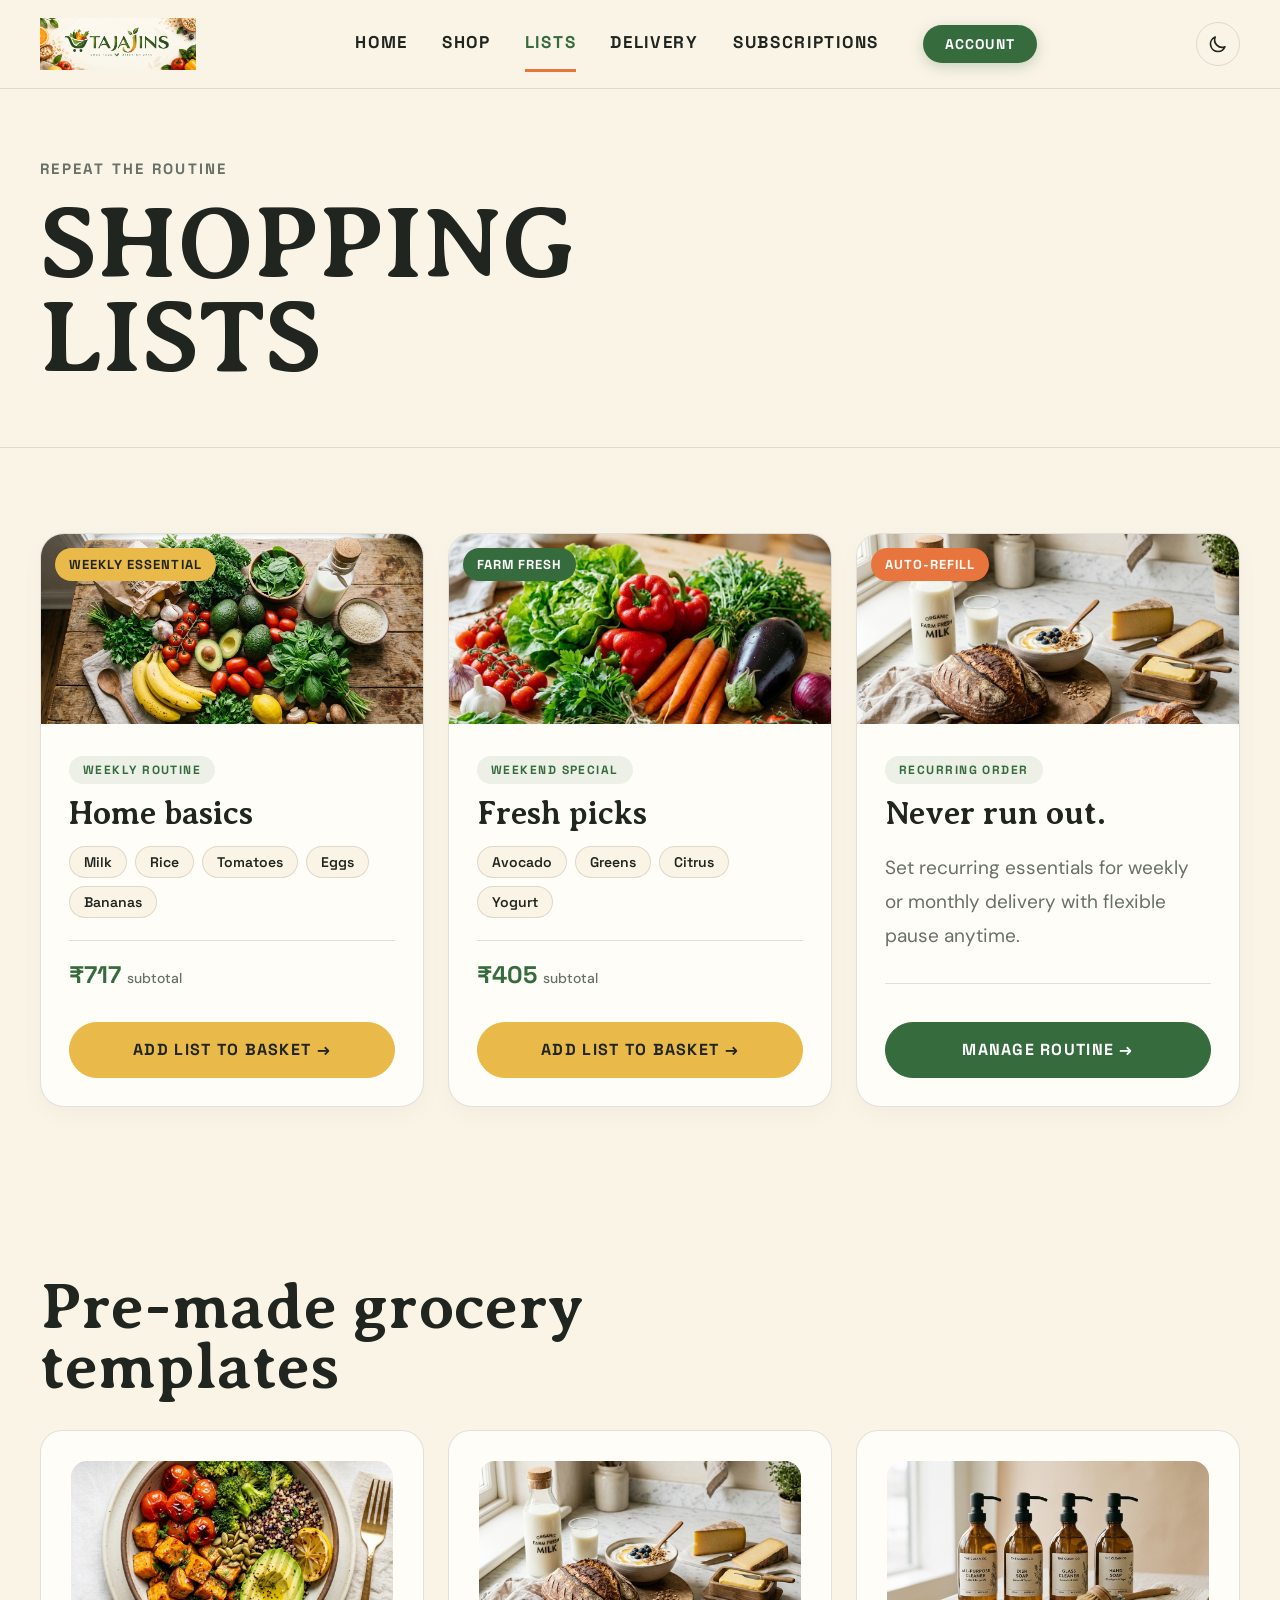
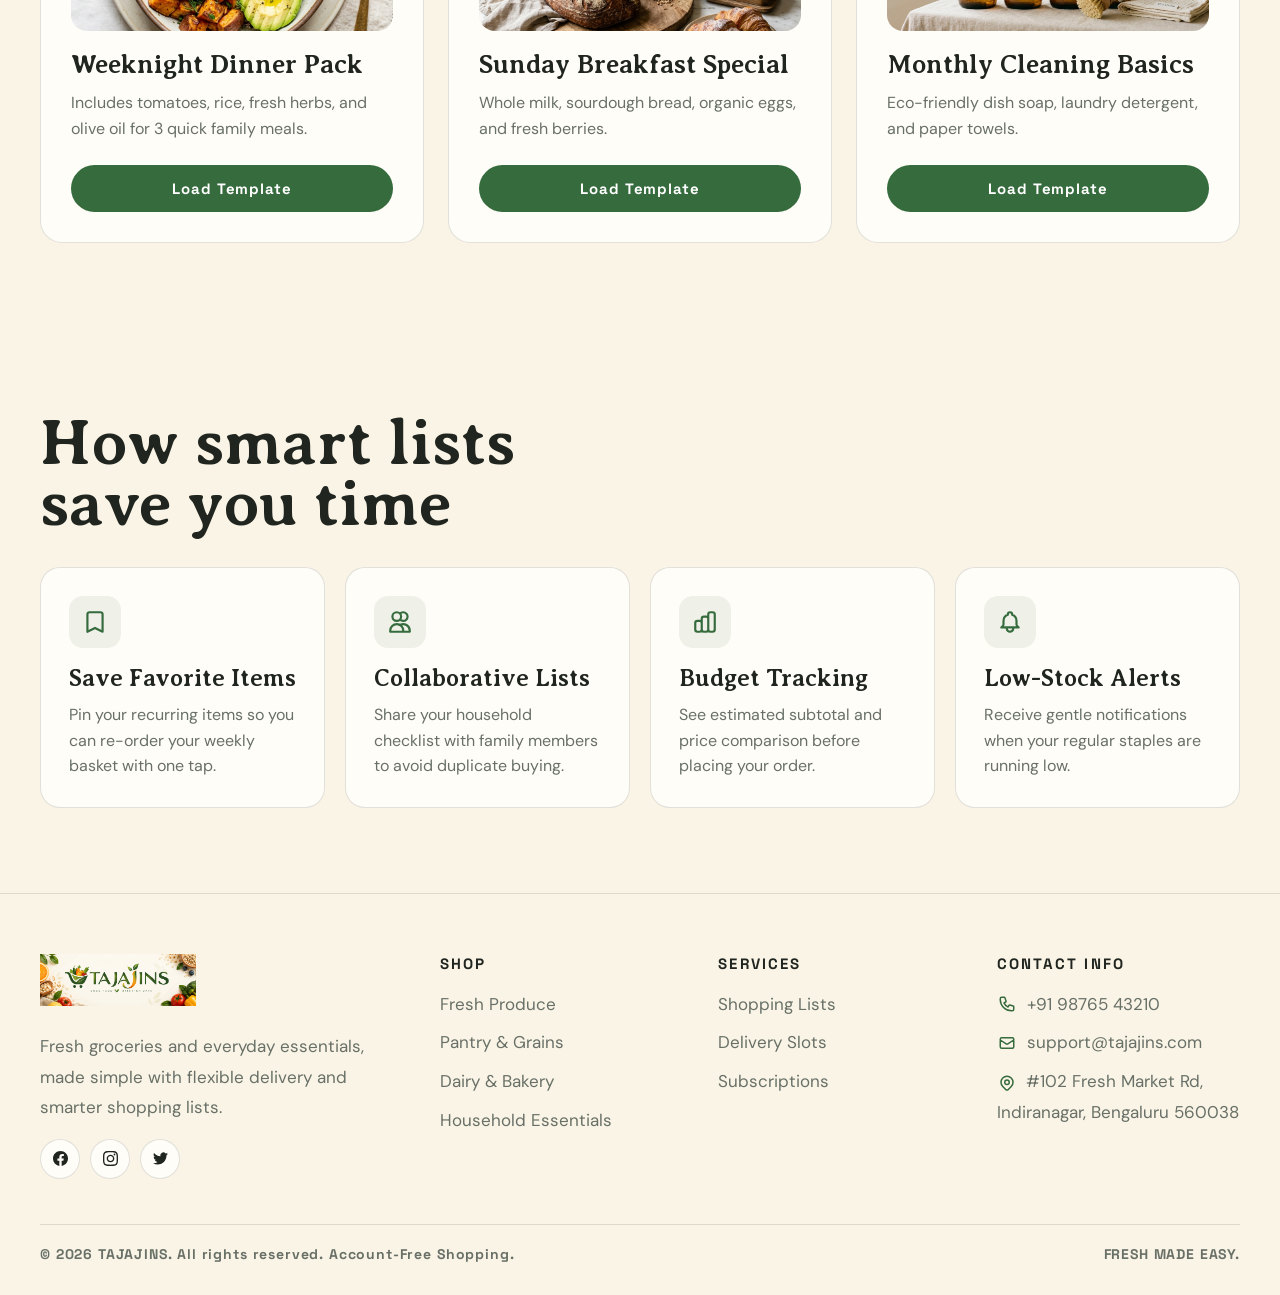
<file: lists.html>
<!doctype html><html lang="en"><head><meta charset="utf-8"><meta name="viewport" content="width=device-width,initial-scale=1"><title>Lists — TAJAJINS</title><link rel="icon" type="image/png" href="assets/images/favicon.png"><link rel="stylesheet" href="assets/css/style.css"><link rel="stylesheet" href="assets/css/dark-mode.css"></head><body>      <header>
    <div class="container nav">
      <a class="logo" href="index.html">
        <img src="assets/images/logo.png" alt="TAJAJINS Logo" class="logo-img">
      </a>
      <nav class="menu">
        <a href="index.html">Home</a>
        <a href="shop.html">Shop</a>
        <a href="lists.html">Lists</a>
        <a href="delivery.html">Delivery</a>
        <a href="subscriptions.html">Subscriptions</a>
        <a href="login.html" class="menu-account-btn">Account</a>
      </nav>
      <div class="actions">
        <button id="darkToggle" class="theme-btn" title="Toggle theme"><svg fill="none" stroke="currentColor" viewBox="0 0 24 24"><path stroke-linecap="round" stroke-linejoin="round" stroke-width="2" d="M20.354 15.354A9 9 0 018.646 3.646 9.003 9.003 0 0012 21a9.003 9.003 0 008.354-5.646z"/></svg></button>

        <button id="mobileMenuToggle" class="mobile-toggle" title="Toggle Menu" aria-label="Toggle Menu"><svg fill="none" stroke="currentColor" viewBox="0 0 24 24"><path stroke-linecap="round" stroke-linejoin="round" stroke-width="2" d="M4 6h16M4 12h16M4 18h16"/></svg></button>
      </div>
    </div>
  </header><main><section class="page-hero"><div class="container"><div class="eyebrow">Repeat the routine</div><h1>SHOPPING<br>LISTS</h1></div></section><section class="section"><div class="container"><div class="grid"><div class="panel list-card"><div class="list-card-media"><span class="badge">Weekly Essential</span><img src="assets/images/hero_grocery.jpg" alt="Home Basics List" class="list-card-img"></div><div class="list-card-body"><div><div class="eyebrow-pill">WEEKLY ROUTINE</div><h2>Home basics</h2><div class="list-items-tags"><span class="item-tag">Milk</span><span class="item-tag">Rice</span><span class="item-tag">Tomatoes</span><span class="item-tag">Eggs</span><span class="item-tag">Bananas</span></div></div><div class="list-card-footer"><div class="list-price">₹717 <small>subtotal</small></div><button class="btn primary add-list-btn" onclick="['Milk','Rice','Tomatoes','Eggs','Bananas'].forEach((x,i)=>addItem(x,[64,420,68,90,75][i]))">Add list to basket →</button></div></div></div><div class="panel list-card"><div class="list-card-media"><span class="badge" style="background:var(--green); color:white;">Farm Fresh</span><img src="assets/images/category_produce.jpg" alt="Fresh Picks List" class="list-card-img"></div><div class="list-card-body"><div><div class="eyebrow-pill">WEEKEND SPECIAL</div><h2>Fresh picks</h2><div class="list-items-tags"><span class="item-tag">Avocado</span><span class="item-tag">Greens</span><span class="item-tag">Citrus</span><span class="item-tag">Yogurt</span></div></div><div class="list-card-footer"><div class="list-price">₹405 <small>subtotal</small></div><button class="btn primary add-list-btn" onclick="['Avocado','Greens','Citrus','Yogurt'].forEach((x,i)=>addItem(x,[120,80,110,95][i]))">Add list to basket →</button></div></div></div><div class="panel list-card"><div class="list-card-media"><span class="badge" style="background:var(--orange); color:white;">Auto-Refill</span><img src="assets/images/category_dairy.jpg" alt="Subscription Routine" class="list-card-img"></div><div class="list-card-body"><div><div class="eyebrow-pill">RECURRING ORDER</div><h2>Never run out.</h2><p class="info-copy" style="margin-bottom:16px;">Set recurring essentials for weekly or monthly delivery with flexible pause anytime.</p></div><div class="list-card-footer"><a class="btn primary add-list-btn" href="delivery.html" style="background:var(--green); border-color:var(--green); color:white;">Manage Routine →</a></div></div></div></div></div></section>

<section class="section"><div class="container"><div class="head"><h2>Pre-made grocery<br>templates</h2></div><div class="step-grid"><div class="step-card"><div class="category-img-box" style="height:170px; border-radius:16px; overflow:hidden; margin-bottom:18px;"><img src="assets/images/recipe_bowl.jpg" alt="Weeknight Dinner Pack" style="width:100%; height:100%; object-fit:cover;"></div><div style="flex-grow:1;"><h3 style="margin:0 0 10px;">Weeknight Dinner Pack</h3><p style="margin:0;">Includes tomatoes, rice, fresh herbs, and olive oil for 3 quick family meals.</p></div><button class="add" style="margin-top:24px;" onclick="['Tomatoes','Everyday Rice'].forEach(x=>addItem(x,100))">Load Template</button></div><div class="step-card"><div class="category-img-box" style="height:170px; border-radius:16px; overflow:hidden; margin-bottom:18px;"><img src="assets/images/category_dairy.jpg" alt="Sunday Breakfast Special" style="width:100%; height:100%; object-fit:cover;"></div><div style="flex-grow:1;"><h3 style="margin:0 0 10px;">Sunday Breakfast Special</h3><p style="margin:0;">Whole milk, sourdough bread, organic eggs, and fresh berries.</p></div><button class="add" style="margin-top:24px;" onclick="['Whole Milk','Bananas'].forEach(x=>addItem(x,70))">Load Template</button></div><div class="step-card"><div class="category-img-box" style="height:170px; border-radius:16px; overflow:hidden; margin-bottom:18px;"><img src="assets/images/household.jpg" alt="Monthly Cleaning Basics" style="width:100%; height:100%; object-fit:cover;"></div><div style="flex-grow:1;"><h3 style="margin:0 0 10px;">Monthly Cleaning Basics</h3><p style="margin:0;">Eco-friendly dish soap, laundry detergent, and paper towels.</p></div><button class="add" style="margin-top:24px;" onclick="addItem('Home Essentials', 299)">Load Template</button></div></div></div></section>

<section class="section"><div class="container"><div class="head"><h2>How smart lists<br>save you time</h2></div><div class="features-grid"><div class="feature-card"><div class="feature-icon"><svg fill="none" stroke="currentColor" viewBox="0 0 24 24"><path stroke-linecap="round" stroke-linejoin="round" stroke-width="2" d="M5 5a2 2 0 012-2h10a2 2 0 012 2v16l-7-3.5L5 21V5z"/></svg></div><h3>Save Favorite Items</h3><p>Pin your recurring items so you can re-order your weekly basket with one tap.</p></div><div class="feature-card"><div class="feature-icon"><svg fill="none" stroke="currentColor" viewBox="0 0 24 24"><path stroke-linecap="round" stroke-linejoin="round" stroke-width="2" d="M12 4.354a4 4 0 110 5.292M15 21H3v-1a6 6 0 0112 0v1zm0 0h6v-1a6 6 0 00-9-5.197M13 7a4 4 0 11-8 0 4 4 0 018 0z"/></svg></div><h3>Collaborative Lists</h3><p>Share your household checklist with family members to avoid duplicate buying.</p></div><div class="feature-card"><div class="feature-icon"><svg fill="none" stroke="currentColor" viewBox="0 0 24 24"><path stroke-linecap="round" stroke-linejoin="round" stroke-width="2" d="M9 19v-6a2 2 0 00-2-2H5a2 2 0 00-2 2v6a2 2 0 002 2h2a2 2 0 002-2zm0 0V9a2 2 0 012-2h2a2 2 0 012 2v10m-6 0a2 2 0 002 2h2a2 2 0 002-2m0 0V5a2 2 0 012-2h2a2 2 0 012 2v14a2 2 0 01-2 2h-2a2 2 0 01-2-2z"/></svg></div><h3>Budget Tracking</h3><p>See estimated subtotal and price comparison before placing your order.</p></div><div class="feature-card"><div class="feature-icon"><svg fill="none" stroke="currentColor" viewBox="0 0 24 24"><path stroke-linecap="round" stroke-linejoin="round" stroke-width="2" d="M15 17h5l-1.405-1.405A2.032 2.032 0 0118 14.158V11a6.002 6.002 0 00-4-5.659V5a2 2 0 10-4 0v.341C7.67 6.165 6 8.388 6 11v3.159c0 .538-.214 1.055-.595 1.436L4 17h5m6 0v1a3 3 0 11-6 0v-1m6 0H9"/></svg></div><h3>Low-Stock Alerts</h3><p>Receive gentle notifications when your regular staples are running low.</p></div></div></div></section></main>    <footer>
    <div class="container footer-grid">
      <div>
        <a class="footer-logo" href="index.html">
          <img src="assets/images/logo.png" alt="TAJAJINS Logo" class="footer-logo-img">
        </a>
        <div class="footer-copy">
          Fresh groceries and everyday essentials, made simple with flexible delivery and smarter shopping lists.
        </div>
        <div class="social-icons" style="display:flex; gap:10px; margin-top:16px;">
          <a href="#" class="social-icon" aria-label="Facebook">
            <svg width="15" height="15" fill="currentColor" viewBox="0 0 24 24"><path d="M24 12.073c0-6.627-5.373-12-12-12s-12 5.373-12 12c0 5.99 4.388 10.954 10.125 11.854v-8.385H7.078v-3.47h3.047V9.43c0-3.007 1.792-4.669 4.533-4.669 1.312 0 2.686.235 2.686.235v2.953H15.83c-1.491 0-1.956.925-1.956 1.874v2.25h3.328l-.532 3.47h-2.796v8.385C19.612 23.027 24 18.062 24 12.073z"/></svg>
          </a>
          <a href="#" class="social-icon" aria-label="Instagram">
            <svg width="15" height="15" fill="currentColor" viewBox="0 0 24 24"><path d="M12 2.163c3.204 0 3.584.012 4.85.07 3.252.148 4.771 1.691 4.919 4.919.058 1.265.069 1.645.069 4.849 0 3.205-.012 3.584-.069 4.849-.149 3.225-1.664 4.771-4.919 4.919-1.266.058-1.644.07-4.85.07-3.204 0-3.584-.012-4.849-.07-3.26-.149-4.771-1.699-4.919-4.92-.058-1.265-.07-1.644-.07-4.849 0-3.204.013-3.583.07-4.849.149-3.227 1.664-4.771 4.919-4.919 1.266-.057 1.645-.069 4.849-.069zm0-2.163c-3.259 0-3.667.014-4.947.072-4.358.2-6.78 2.618-6.98 6.98-.059 1.281-.073 1.689-.073 4.948 0 3.259.014 3.668.072 4.948.2 4.358 2.618 6.78 6.98 6.98 1.281.058 1.689.072 4.948.072 3.259 0 3.668-.014 4.948-.072 4.354-.2 6.782-2.618 6.979-6.98.059-1.28.073-1.689.073-4.948 0-3.259-.014-3.667-.072-4.947-.196-4.354-2.617-6.78-6.979-6.98-1.281-.059-1.69-.073-4.949-.073zm0 5.838c-3.403 0-6.162 2.759-6.162 6.162s2.759 6.163 6.162 6.163 6.162-2.759 6.162-6.163c0-3.403-2.759-6.162-6.162-6.162zm0 10.162c-2.209 0-4-1.79-4-4 0-2.209 1.791-4 4-4s4 1.791 4 4c0 2.21-1.791 4-4 4zm6.406-11.845c-.796 0-1.441.645-1.441 1.44s.645 1.44 1.441 1.44c.795 0 1.439-.645 1.439-1.44s-.644-1.44-1.439-1.44z"/></svg>
          </a>
          <a href="#" class="social-icon" aria-label="Twitter">
            <svg width="15" height="15" fill="currentColor" viewBox="0 0 24 24"><path d="M23.953 4.57a10 10 0 01-2.825.775 4.958 4.958 0 002.163-2.723c-.951.555-2.005.959-3.127 1.184a4.92 4.92 0 00-8.384 4.482C7.69 8.095 4.067 6.13 1.64 3.162a4.822 4.822 0 00-.666 2.475c0 1.71.87 3.213 2.188 4.096a4.904 4.904 0 01-2.228-.616v.06a4.923 4.923 0 003.946 4.827 4.996 4.996 0 01-2.212.085 4.936 4.936 0 004.604 3.417 9.867 9.867 0 01-6.102 2.105c-.39 0-.779-.023-1.17-.067a13.995 13.995 0 007.557 2.209c9.053 0 13.998-7.496 13.998-13.985 0-.21 0-.42-.015-.63A9.936 9.936 0 0024 4.59z"/></svg>
          </a>
        </div>
      </div>
      <div>
        <div class="footer-title">Shop</div>
        <div class="footer-links">
          <a href="shop.html">Fresh Produce</a>
          <a href="shop.html">Pantry & Grains</a>
          <a href="shop.html">Dairy & Bakery</a>
          <a href="shop.html">Household Essentials</a>
        </div>
      </div>
      <div>
        <div class="footer-title">Services</div>
        <div class="footer-links">
          <a href="lists.html">Shopping Lists</a>
          <a href="delivery.html">Delivery Slots</a>
          <a href="subscriptions.html">Subscriptions</a>
        </div>
      </div>
      <div>
        <div class="footer-title">Contact Info</div>
        <div class="footer-links">
          <a href="tel:+919876543210"><span class="contact-svg"><svg fill="none" stroke="currentColor" viewBox="0 0 24 24"><path stroke-linecap="round" stroke-linejoin="round" stroke-width="2" d="M3 5a2 2 0 012-2h3.28a1 1 0 01.948.684l1.498 4.493a1 1 0 01-.502 1.21l-2.257 1.13a11.042 11.042 0 005.516 5.516l1.13-2.257a1 1 0 011.21-.502l4.493 1.498a1 1 0 01.684.949V19a2 2 0 01-2 2h-1C9.716 21 3 14.284 3 6V5z"/></svg></span> +91 98765 43210</a>
          <a href="mailto:support@tajajins.com"><span class="contact-svg"><svg fill="none" stroke="currentColor" viewBox="0 0 24 24"><path stroke-linecap="round" stroke-linejoin="round" stroke-width="2" d="M3 8l7.89 5.26a2 2 0 002.22 0L21 8M5 19h14a2 2 0 002-2V7a2 2 0 00-2-2H5a2 2 0 00-2 2v10a2 2 0 002 2z"/></svg></span> support@tajajins.com</a>
          <span><span class="contact-svg"><svg fill="none" stroke="currentColor" viewBox="0 0 24 24"><path stroke-linecap="round" stroke-linejoin="round" stroke-width="2" d="M17.657 16.657L13.414 20.9a1.998 1.998 0 01-2.827 0l-4.244-4.243a8 8 0 1111.314 0z"/><path stroke-linecap="round" stroke-linejoin="round" stroke-width="2" d="M15 11a3 3 0 11-6 0 3 3 0 016 0z"/></svg></span> #102 Fresh Market Rd, Indiranagar, Bengaluru 560038</span>
          
        </div>
      </div>
    </div>
    <div class="container copyright">
      <div>© 2026 TAJAJINS. All rights reserved. Account-Free Shopping.</div>
      <div>FRESH MADE EASY.</div>
    </div>
  </footer><script src="assets/js/main.js"></script></body></html>
</file>
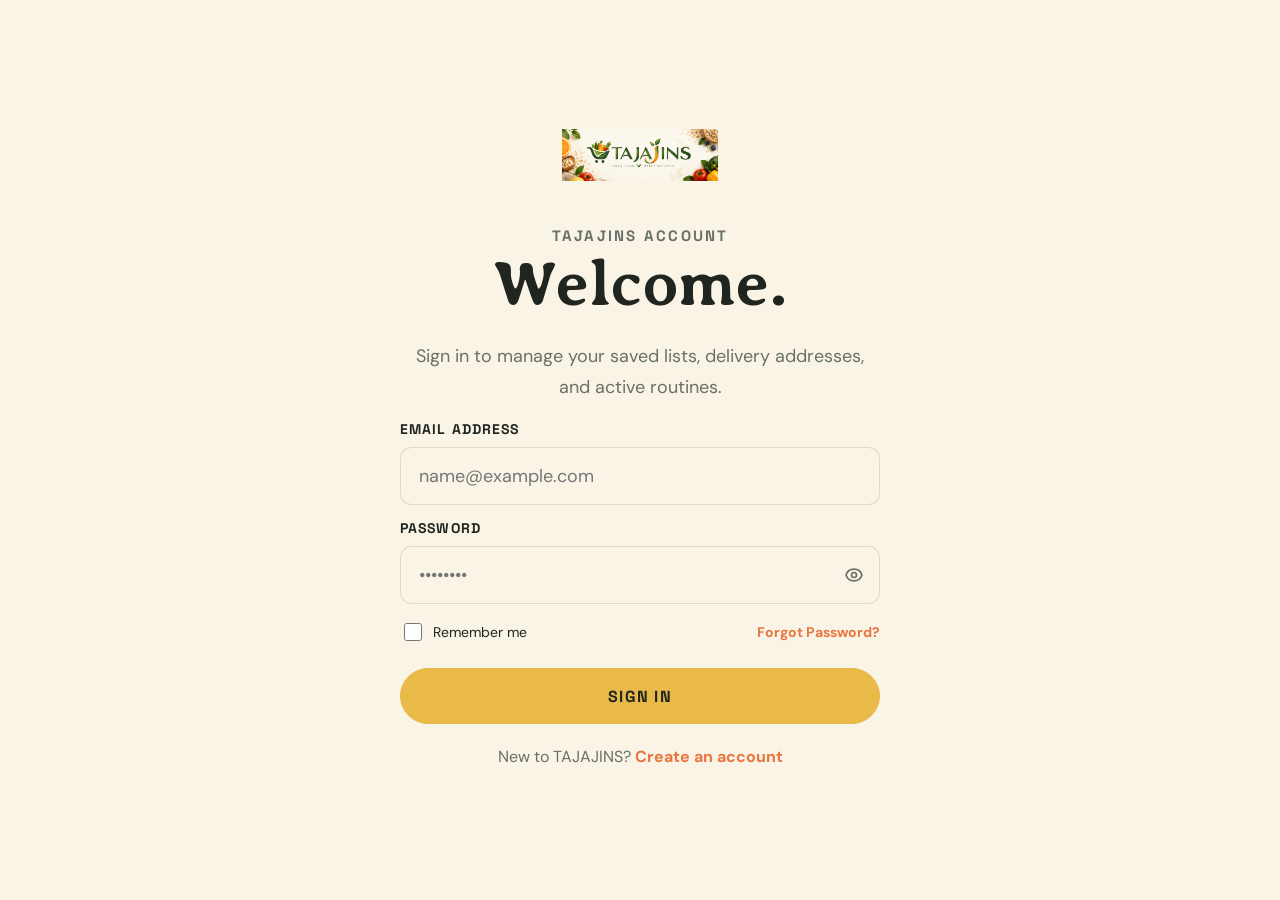
<file: login.html>
<!doctype html>
<html lang="en">
<head>
  <meta charset="utf-8">
  <meta name="viewport" content="width=device-width,initial-scale=1">
  <title>Login — TAJAJINS</title>
  <link rel="icon" type="image/png" href="assets/images/favicon.png">
  <link rel="stylesheet" href="assets/css/style.css">
  <link rel="stylesheet" href="assets/css/dark-mode.css">
</head>
<body>
  <main class="auth">
    <div class="authbox">
      <a class="logo" href="index.html">
        <img src="assets/images/logo.png" alt="TAJAJINS Logo" class="logo-img">
      </a>
      <div class="eyebrow" style="text-align:center">TAJAJINS ACCOUNT</div>
      <h1>Welcome.</h1>
      <p>Sign in to manage your saved lists, delivery addresses, and active routines.</p>
      
      <form data-demo onsubmit="event.preventDefault(); alert('Signed in successfully!'); window.location.href='index.html';">
        <div class="field">
          <label>Email Address</label>
          <input type="email" placeholder="name@example.com" required>
        </div>
        
        <div class="field" style="position:relative;">
          <label>Password</label>
          <div style="position:relative;">
            <input type="password" id="loginPass" placeholder="••••••••" required style="padding-right:45px;">
            <button type="button" onclick="togglePass('loginPass', this)" class="pass-toggle" title="Toggle password visibility"><svg fill="none" stroke="currentColor" viewBox="0 0 24 24" width="20" height="20"><path stroke-linecap="round" stroke-linejoin="round" stroke-width="2" d="M15 12a3 3 0 11-6 0 3 3 0 016 0z"/><path stroke-linecap="round" stroke-linejoin="round" stroke-width="2" d="M2.458 12C3.732 7.943 7.523 5 12 5c4.478 0 8.268 2.943 9.542 7-1.274 4.057-5.064 7-9.542 7-4.477 0-8.268-2.943-9.542-7z"/></svg></button>
          </div>
        </div>

        <div style="display:flex; justify-content:space-between; align-items:center; margin:16px 0 24px; font-size:14px;">
          <label style="display:flex; align-items:center; gap:8px; cursor:pointer; font-family:var(--body);">
            <input type="checkbox" style="accent-color:var(--green); width:18px; height:18px;"> Remember me
          </label>
          <a href="#" onclick="alert('Password reset link sent to your email.'); return false;" style="color:var(--orange); font-weight:700;">Forgot Password?</a>
        </div>

        <button class="btn primary" style="width:100%">Sign In</button>
      </form>
      
      <div class="note">
        New to TAJAJINS? <a href="signup.html" style="font-weight:700;">Create an account</a>
      </div>
    </div>
  </main>

  <script>
    const eyeOpen = '<svg fill="none" stroke="currentColor" viewBox="0 0 24 24" width="20" height="20"><path stroke-linecap="round" stroke-linejoin="round" stroke-width="2" d="M15 12a3 3 0 11-6 0 3 3 0 016 0z"/><path stroke-linecap="round" stroke-linejoin="round" stroke-width="2" d="M2.458 12C3.732 7.943 7.523 5 12 5c4.478 0 8.268 2.943 9.542 7-1.274 4.057-5.064 7-9.542 7-4.477 0-8.268-2.943-9.542-7z"/></svg>';
    const eyeClosed = '<svg fill="none" stroke="currentColor" viewBox="0 0 24 24" width="20" height="20"><path stroke-linecap="round" stroke-linejoin="round" stroke-width="2" d="M13.875 18.825A10.05 10.05 0 0112 19c-4.478 0-8.268-2.943-9.543-7a9.97 9.97 0 011.563-3.029m5.858.908a3 3 0 114.243 4.243M9.878 9.878l4.242 4.242M9.88 9.88l-3.29-3.29m7.532 7.532l3.29 3.29M3 3l3.59 3.59m0 0A9.953 9.953 0 0112 5c4.478 0 8.268 2.943 9.543 7a10.025 10.025 0 01-4.132 5.411m0 0L21 21"/></svg>';
    function togglePass(id, btn) {
      const input = document.getElementById(id);
      if (input.type === 'password') {
        input.type = 'text';
        btn.innerHTML = eyeClosed;
      } else {
        input.type = 'password';
        btn.innerHTML = eyeOpen;
      }
    }
  </script>
  <script src="assets/js/main.js"></script>
</body>
</html>
</file>
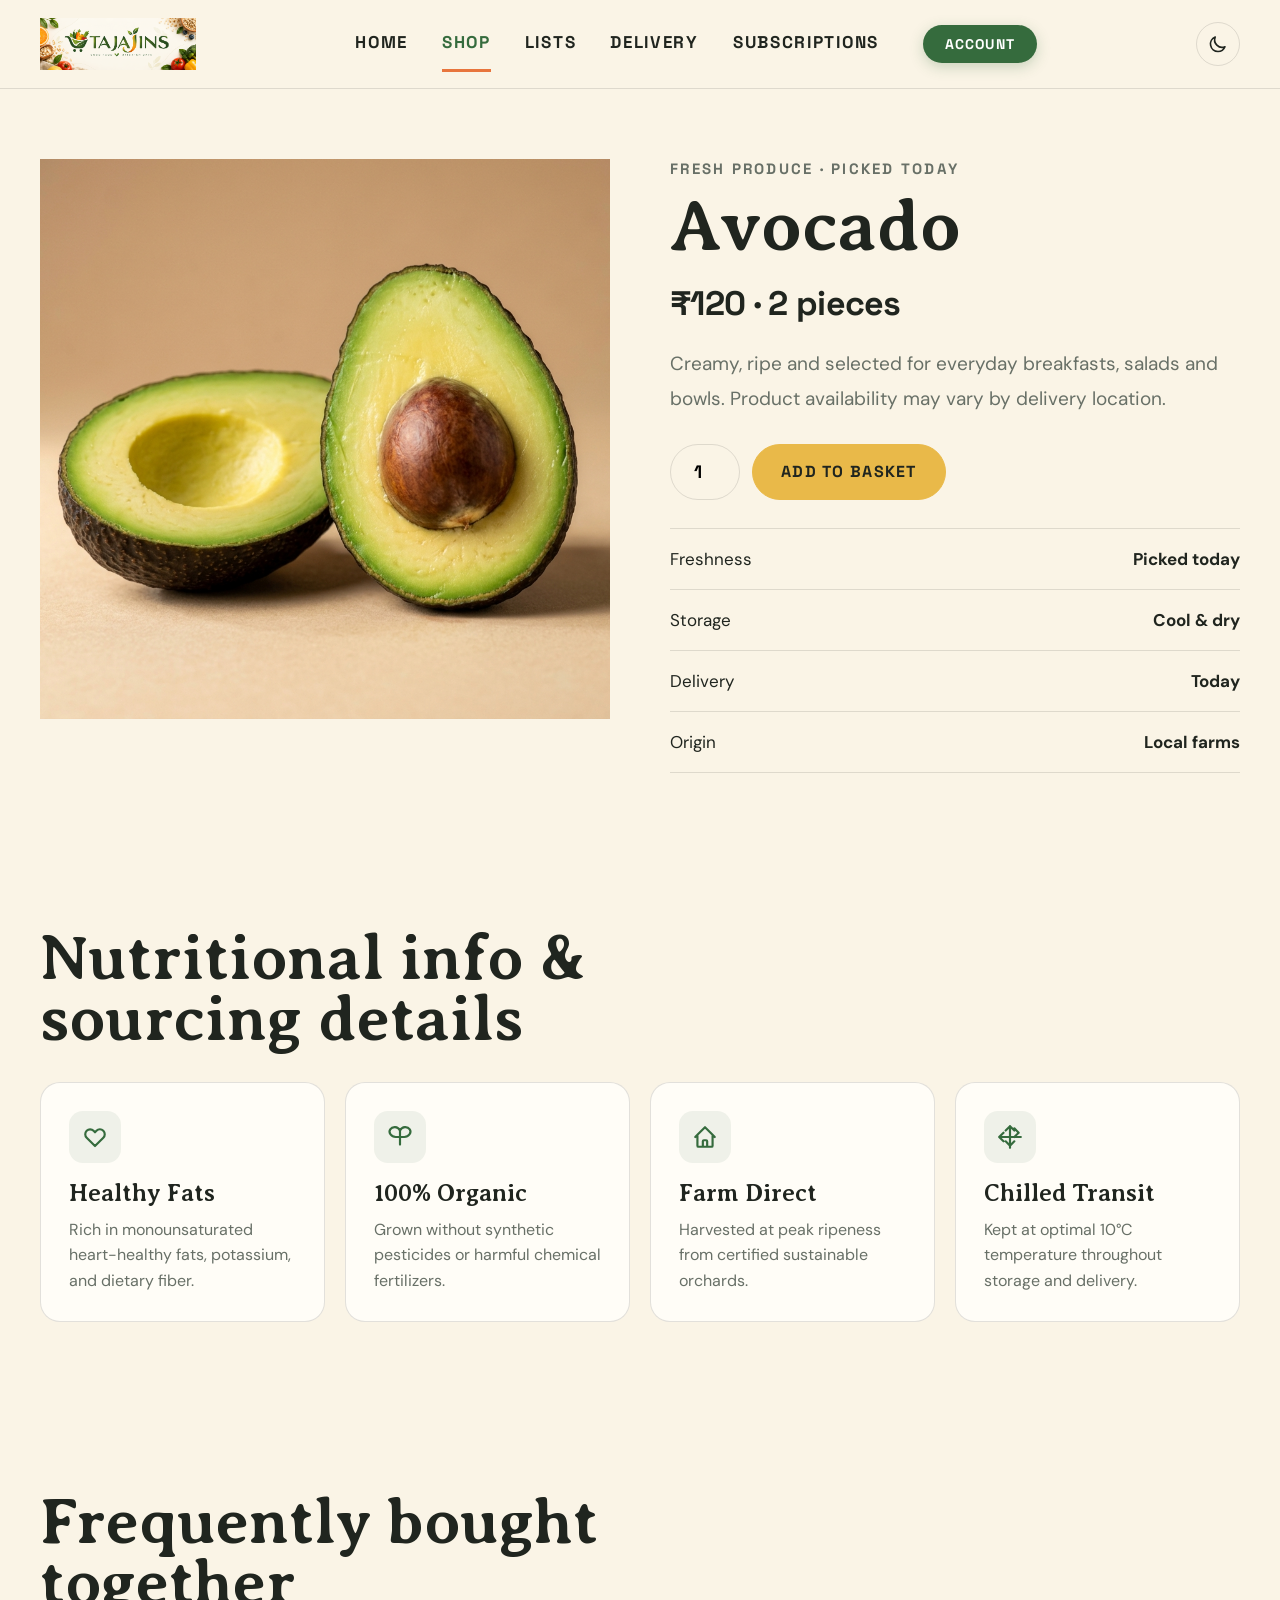
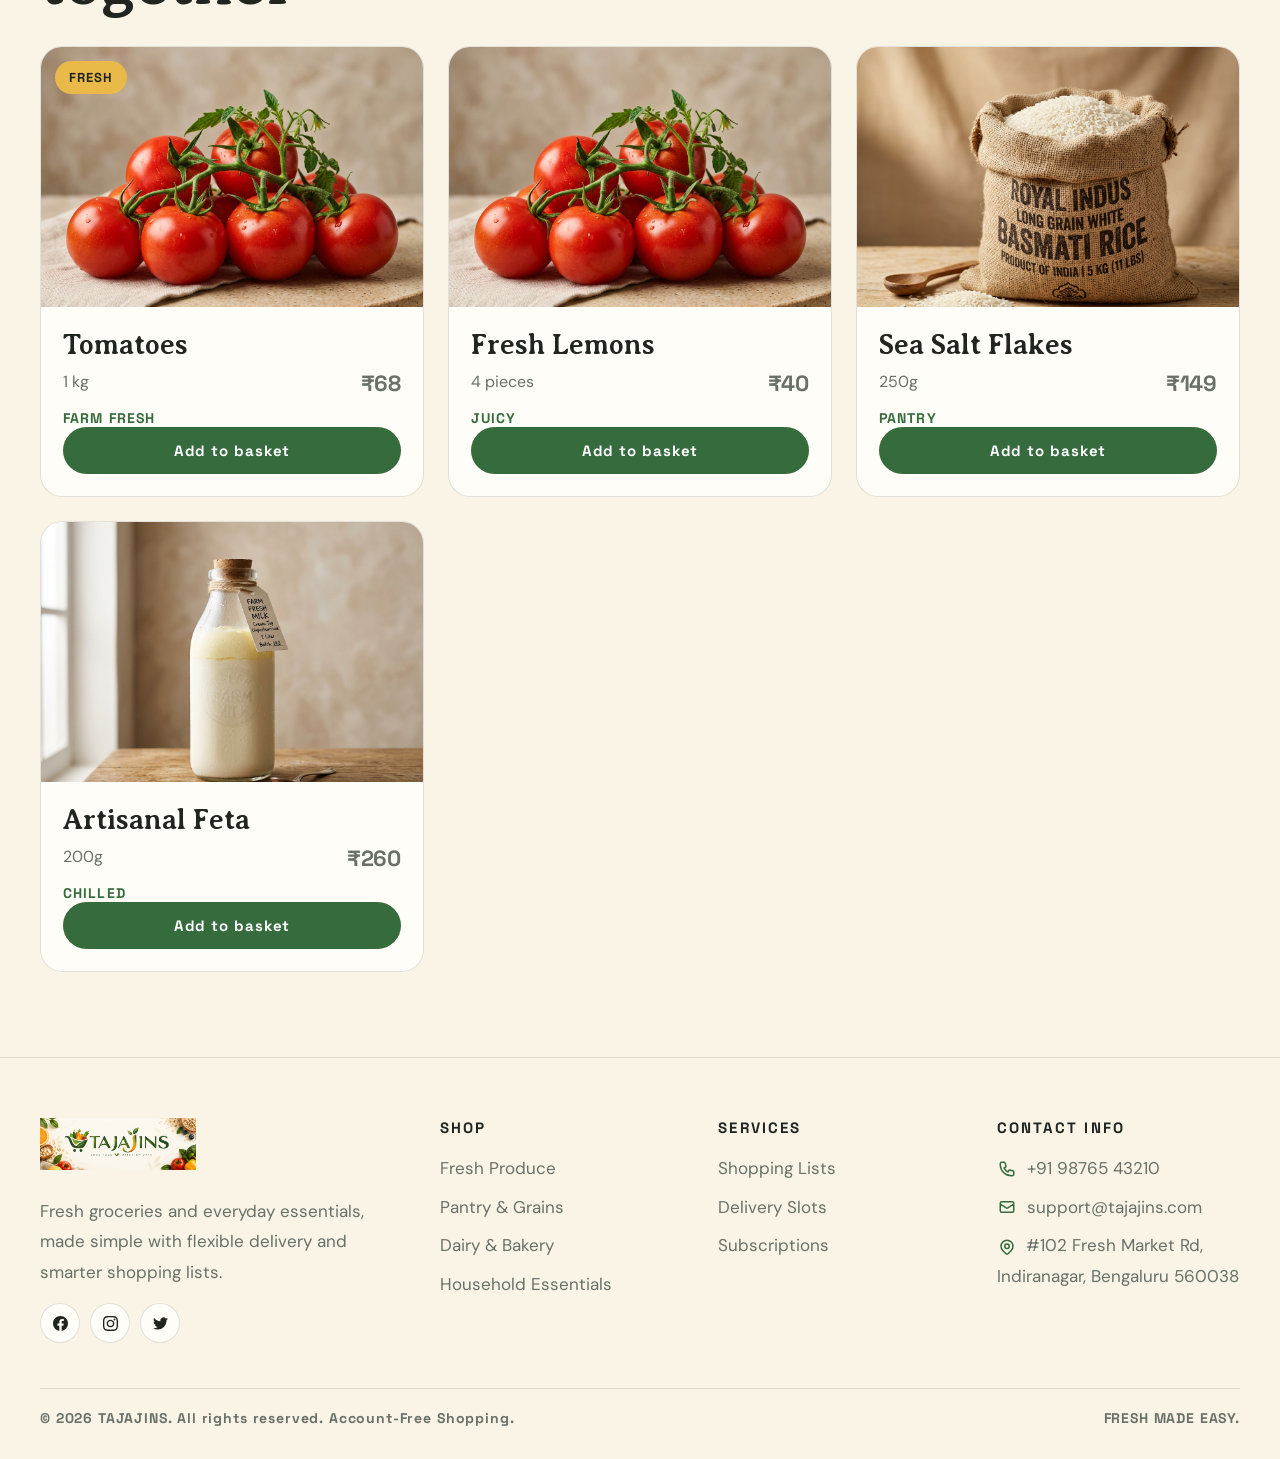
<file: product.html>
<!doctype html><html lang="en"><head><meta charset="utf-8"><meta name="viewport" content="width=device-width,initial-scale=1"><title>Product — TAJAJINS</title><link rel="icon" type="image/png" href="assets/images/favicon.png"><link rel="stylesheet" href="assets/css/style.css"><link rel="stylesheet" href="assets/css/dark-mode.css"></head><body>      <header>
    <div class="container nav">
      <a class="logo" href="index.html">
        <img src="assets/images/logo.png" alt="TAJAJINS Logo" class="logo-img">
      </a>
      <nav class="menu">
        <a href="index.html">Home</a>
        <a href="shop.html">Shop</a>
        <a href="lists.html">Lists</a>
        <a href="delivery.html">Delivery</a>
        <a href="subscriptions.html">Subscriptions</a>
        <a href="login.html" class="menu-account-btn">Account</a>
      </nav>
      <div class="actions">
        <button id="darkToggle" class="theme-btn" title="Toggle theme"><svg fill="none" stroke="currentColor" viewBox="0 0 24 24"><path stroke-linecap="round" stroke-linejoin="round" stroke-width="2" d="M20.354 15.354A9 9 0 018.646 3.646 9.003 9.003 0 0012 21a9.003 9.003 0 008.354-5.646z"/></svg></button>

        <button id="mobileMenuToggle" class="mobile-toggle" title="Toggle Menu" aria-label="Toggle Menu"><svg fill="none" stroke="currentColor" viewBox="0 0 24 24"><path stroke-linecap="round" stroke-linejoin="round" stroke-width="2" d="M4 6h16M4 12h16M4 18h16"/></svg></button>
      </div>
    </div>
  </header><main><section class="detail container"><div class="detail-media"><img src="assets/images/avocado.jpg" alt="Avocado" class="prod-img"></div><div class="info"><div class="eyebrow">FRESH PRODUCE · PICKED TODAY</div><h1>Avocado</h1><div class="bigprice">₹120 · 2 pieces</div><p class="info-copy">Creamy, ripe and selected for everyday breakfasts, salads and bowls. Product availability may vary by delivery location.</p><div class="qtyrow"><input class="qty" value="1" type="number" min="1"><button class="btn primary" onclick="addItem('Avocado',120)">Add to basket</button></div><div class="facts"><div class="fact"><span>Freshness</span><strong>Picked today</strong></div><div class="fact"><span>Storage</span><strong>Cool & dry</strong></div><div class="fact"><span>Delivery</span><strong>Today</strong></div><div class="fact"><span>Origin</span><strong>Local farms</strong></div></div></div></section>

<section class="section"><div class="container"><div class="head"><h2>Nutritional info &<br>sourcing details</h2></div><div class="features-grid"><div class="feature-card"><div class="feature-icon"><svg fill="none" stroke="currentColor" viewBox="0 0 24 24"><path stroke-linecap="round" stroke-linejoin="round" stroke-width="2" d="M4.318 6.318a4.5 4.5 0 000 6.364L12 20.364l7.682-7.682a4.5 4.5 0 00-6.364-6.364L12 7.636l-1.318-1.318a4.5 4.5 0 00-6.364 0z"/></svg></div><h3>Healthy Fats</h3><p>Rich in monounsaturated heart-healthy fats, potassium, and dietary fiber.</p></div><div class="feature-card"><div class="feature-icon"><svg fill="none" stroke="currentColor" viewBox="0 0 24 24"><path stroke-linecap="round" stroke-linejoin="round" stroke-width="2" d="M12 19V6m0 0c-2-4-7-4-9-1s1 7 5 7h4zm0 0c2-4 7-4 9-1s-1 7-5 7h-4z"/></svg></div><h3>100% Organic</h3><p>Grown without synthetic pesticides or harmful chemical fertilizers.</p></div><div class="feature-card"><div class="feature-icon"><svg fill="none" stroke="currentColor" viewBox="0 0 24 24"><path stroke-linecap="round" stroke-linejoin="round" stroke-width="2" d="M3 12l2-2m0 0l7-7 7 7M5 10v10a1 1 0 001 1h3m10-11l2 2m-2-2v10a1 1 0 01-1 1h-3m-6 0a1 1 0 001-1v-4a1 1 0 011-1h2a1 1 0 011 1v4a1 1 0 001 1m-6 0h6"/></svg></div><h3>Farm Direct</h3><p>Harvested at peak ripeness from certified sustainable orchards.</p></div><div class="feature-card"><div class="feature-icon"><svg fill="none" stroke="currentColor" viewBox="0 0 24 24"><path stroke-linecap="round" stroke-linejoin="round" stroke-width="2" d="M12 2v20m0-20l4 4m-4-4L8 6m4 14l4-4m-4 4l-4-4M2 12h20M2 12l4-4m-4 4l4 4m14-8l-4 4m4-4l-4-4"/></svg></div><h3>Chilled Transit</h3><p>Kept at optimal 10°C temperature throughout storage and delivery.</p></div></div></div></section>

<section class="section"><div class="container"><div class="head"><h2>Frequently bought<br>together</h2></div><div class="grid"><a class="product" data-cat="produce" href="product.html"><div class="product-media"><span class="badge">Fresh</span><img src="assets/images/tomatoes.jpg" alt="Tomatoes" class="prod-img"></div><div class="product-body"><h3>Tomatoes</h3><div class="meta"><span>1 kg</span><strong class="price">₹68</strong></div><div class="fresh">Farm fresh</div><button class="add" onclick="event.preventDefault();addItem('Tomatoes',68)">Add to basket</button></div></a><a class="product" data-cat="produce" href="product.html"><div class="product-media"><img src="assets/images/tomatoes.jpg" alt="Fresh Lemons" class="prod-img"></div><div class="product-body"><h3>Fresh Lemons</h3><div class="meta"><span>4 pieces</span><strong class="price">₹40</strong></div><div class="fresh">Juicy</div><button class="add" onclick="event.preventDefault();addItem('Fresh Lemons',40)">Add to basket</button></div></a><a class="product" data-cat="pantry" href="product.html"><div class="product-media"><img src="assets/images/rice.jpg" alt="Sea Salt Flakes" class="prod-img"></div><div class="product-body"><h3>Sea Salt Flakes</h3><div class="meta"><span>250g</span><strong class="price">₹149</strong></div><div class="fresh">Pantry</div><button class="add" onclick="event.preventDefault();addItem('Sea Salt Flakes',149)">Add to basket</button></div></a><a class="product" data-cat="dairy" href="product.html"><div class="product-media"><img src="assets/images/milk.jpg" alt="Artisanal Feta" class="prod-img"></div><div class="product-body"><h3>Artisanal Feta</h3><div class="meta"><span>200g</span><strong class="price">₹260</strong></div><div class="fresh">Chilled</div><button class="add" onclick="event.preventDefault();addItem('Artisanal Feta',260)">Add to basket</button></div></a></div></div></section></main>    <footer>
    <div class="container footer-grid">
      <div>
        <a class="footer-logo" href="index.html">
          <img src="assets/images/logo.png" alt="TAJAJINS Logo" class="footer-logo-img">
        </a>
        <div class="footer-copy">
          Fresh groceries and everyday essentials, made simple with flexible delivery and smarter shopping lists.
        </div>
        <div class="social-icons" style="display:flex; gap:10px; margin-top:16px;">
          <a href="#" class="social-icon" aria-label="Facebook">
            <svg width="15" height="15" fill="currentColor" viewBox="0 0 24 24"><path d="M24 12.073c0-6.627-5.373-12-12-12s-12 5.373-12 12c0 5.99 4.388 10.954 10.125 11.854v-8.385H7.078v-3.47h3.047V9.43c0-3.007 1.792-4.669 4.533-4.669 1.312 0 2.686.235 2.686.235v2.953H15.83c-1.491 0-1.956.925-1.956 1.874v2.25h3.328l-.532 3.47h-2.796v8.385C19.612 23.027 24 18.062 24 12.073z"/></svg>
          </a>
          <a href="#" class="social-icon" aria-label="Instagram">
            <svg width="15" height="15" fill="currentColor" viewBox="0 0 24 24"><path d="M12 2.163c3.204 0 3.584.012 4.85.07 3.252.148 4.771 1.691 4.919 4.919.058 1.265.069 1.645.069 4.849 0 3.205-.012 3.584-.069 4.849-.149 3.225-1.664 4.771-4.919 4.919-1.266.058-1.644.07-4.85.07-3.204 0-3.584-.012-4.849-.07-3.26-.149-4.771-1.699-4.919-4.92-.058-1.265-.07-1.644-.07-4.849 0-3.204.013-3.583.07-4.849.149-3.227 1.664-4.771 4.919-4.919 1.266-.057 1.645-.069 4.849-.069zm0-2.163c-3.259 0-3.667.014-4.947.072-4.358.2-6.78 2.618-6.98 6.98-.059 1.281-.073 1.689-.073 4.948 0 3.259.014 3.668.072 4.948.2 4.358 2.618 6.78 6.98 6.98 1.281.058 1.689.072 4.948.072 3.259 0 3.668-.014 4.948-.072 4.354-.2 6.782-2.618 6.979-6.98.059-1.28.073-1.689.073-4.948 0-3.259-.014-3.667-.072-4.947-.196-4.354-2.617-6.78-6.979-6.98-1.281-.059-1.69-.073-4.949-.073zm0 5.838c-3.403 0-6.162 2.759-6.162 6.162s2.759 6.163 6.162 6.163 6.162-2.759 6.162-6.163c0-3.403-2.759-6.162-6.162-6.162zm0 10.162c-2.209 0-4-1.79-4-4 0-2.209 1.791-4 4-4s4 1.791 4 4c0 2.21-1.791 4-4 4zm6.406-11.845c-.796 0-1.441.645-1.441 1.44s.645 1.44 1.441 1.44c.795 0 1.439-.645 1.439-1.44s-.644-1.44-1.439-1.44z"/></svg>
          </a>
          <a href="#" class="social-icon" aria-label="Twitter">
            <svg width="15" height="15" fill="currentColor" viewBox="0 0 24 24"><path d="M23.953 4.57a10 10 0 01-2.825.775 4.958 4.958 0 002.163-2.723c-.951.555-2.005.959-3.127 1.184a4.92 4.92 0 00-8.384 4.482C7.69 8.095 4.067 6.13 1.64 3.162a4.822 4.822 0 00-.666 2.475c0 1.71.87 3.213 2.188 4.096a4.904 4.904 0 01-2.228-.616v.06a4.923 4.923 0 003.946 4.827 4.996 4.996 0 01-2.212.085 4.936 4.936 0 004.604 3.417 9.867 9.867 0 01-6.102 2.105c-.39 0-.779-.023-1.17-.067a13.995 13.995 0 007.557 2.209c9.053 0 13.998-7.496 13.998-13.985 0-.21 0-.42-.015-.63A9.936 9.936 0 0024 4.59z"/></svg>
          </a>
        </div>
      </div>
      <div>
        <div class="footer-title">Shop</div>
        <div class="footer-links">
          <a href="shop.html">Fresh Produce</a>
          <a href="shop.html">Pantry & Grains</a>
          <a href="shop.html">Dairy & Bakery</a>
          <a href="shop.html">Household Essentials</a>
        </div>
      </div>
      <div>
        <div class="footer-title">Services</div>
        <div class="footer-links">
          <a href="lists.html">Shopping Lists</a>
          <a href="delivery.html">Delivery Slots</a>
          <a href="subscriptions.html">Subscriptions</a>
        </div>
      </div>
      <div>
        <div class="footer-title">Contact Info</div>
        <div class="footer-links">
          <a href="tel:+919876543210"><span class="contact-svg"><svg fill="none" stroke="currentColor" viewBox="0 0 24 24"><path stroke-linecap="round" stroke-linejoin="round" stroke-width="2" d="M3 5a2 2 0 012-2h3.28a1 1 0 01.948.684l1.498 4.493a1 1 0 01-.502 1.21l-2.257 1.13a11.042 11.042 0 005.516 5.516l1.13-2.257a1 1 0 011.21-.502l4.493 1.498a1 1 0 01.684.949V19a2 2 0 01-2 2h-1C9.716 21 3 14.284 3 6V5z"/></svg></span> +91 98765 43210</a>
          <a href="mailto:support@tajajins.com"><span class="contact-svg"><svg fill="none" stroke="currentColor" viewBox="0 0 24 24"><path stroke-linecap="round" stroke-linejoin="round" stroke-width="2" d="M3 8l7.89 5.26a2 2 0 002.22 0L21 8M5 19h14a2 2 0 002-2V7a2 2 0 00-2-2H5a2 2 0 00-2 2v10a2 2 0 002 2z"/></svg></span> support@tajajins.com</a>
          <span><span class="contact-svg"><svg fill="none" stroke="currentColor" viewBox="0 0 24 24"><path stroke-linecap="round" stroke-linejoin="round" stroke-width="2" d="M17.657 16.657L13.414 20.9a1.998 1.998 0 01-2.827 0l-4.244-4.243a8 8 0 1111.314 0z"/><path stroke-linecap="round" stroke-linejoin="round" stroke-width="2" d="M15 11a3 3 0 11-6 0 3 3 0 016 0z"/></svg></span> #102 Fresh Market Rd, Indiranagar, Bengaluru 560038</span>
          
        </div>
      </div>
    </div>
    <div class="container copyright">
      <div>© 2026 TAJAJINS. All rights reserved. Account-Free Shopping.</div>
      <div>FRESH MADE EASY.</div>
    </div>
  </footer><script src="assets/js/main.js"></script></body></html>
</file>
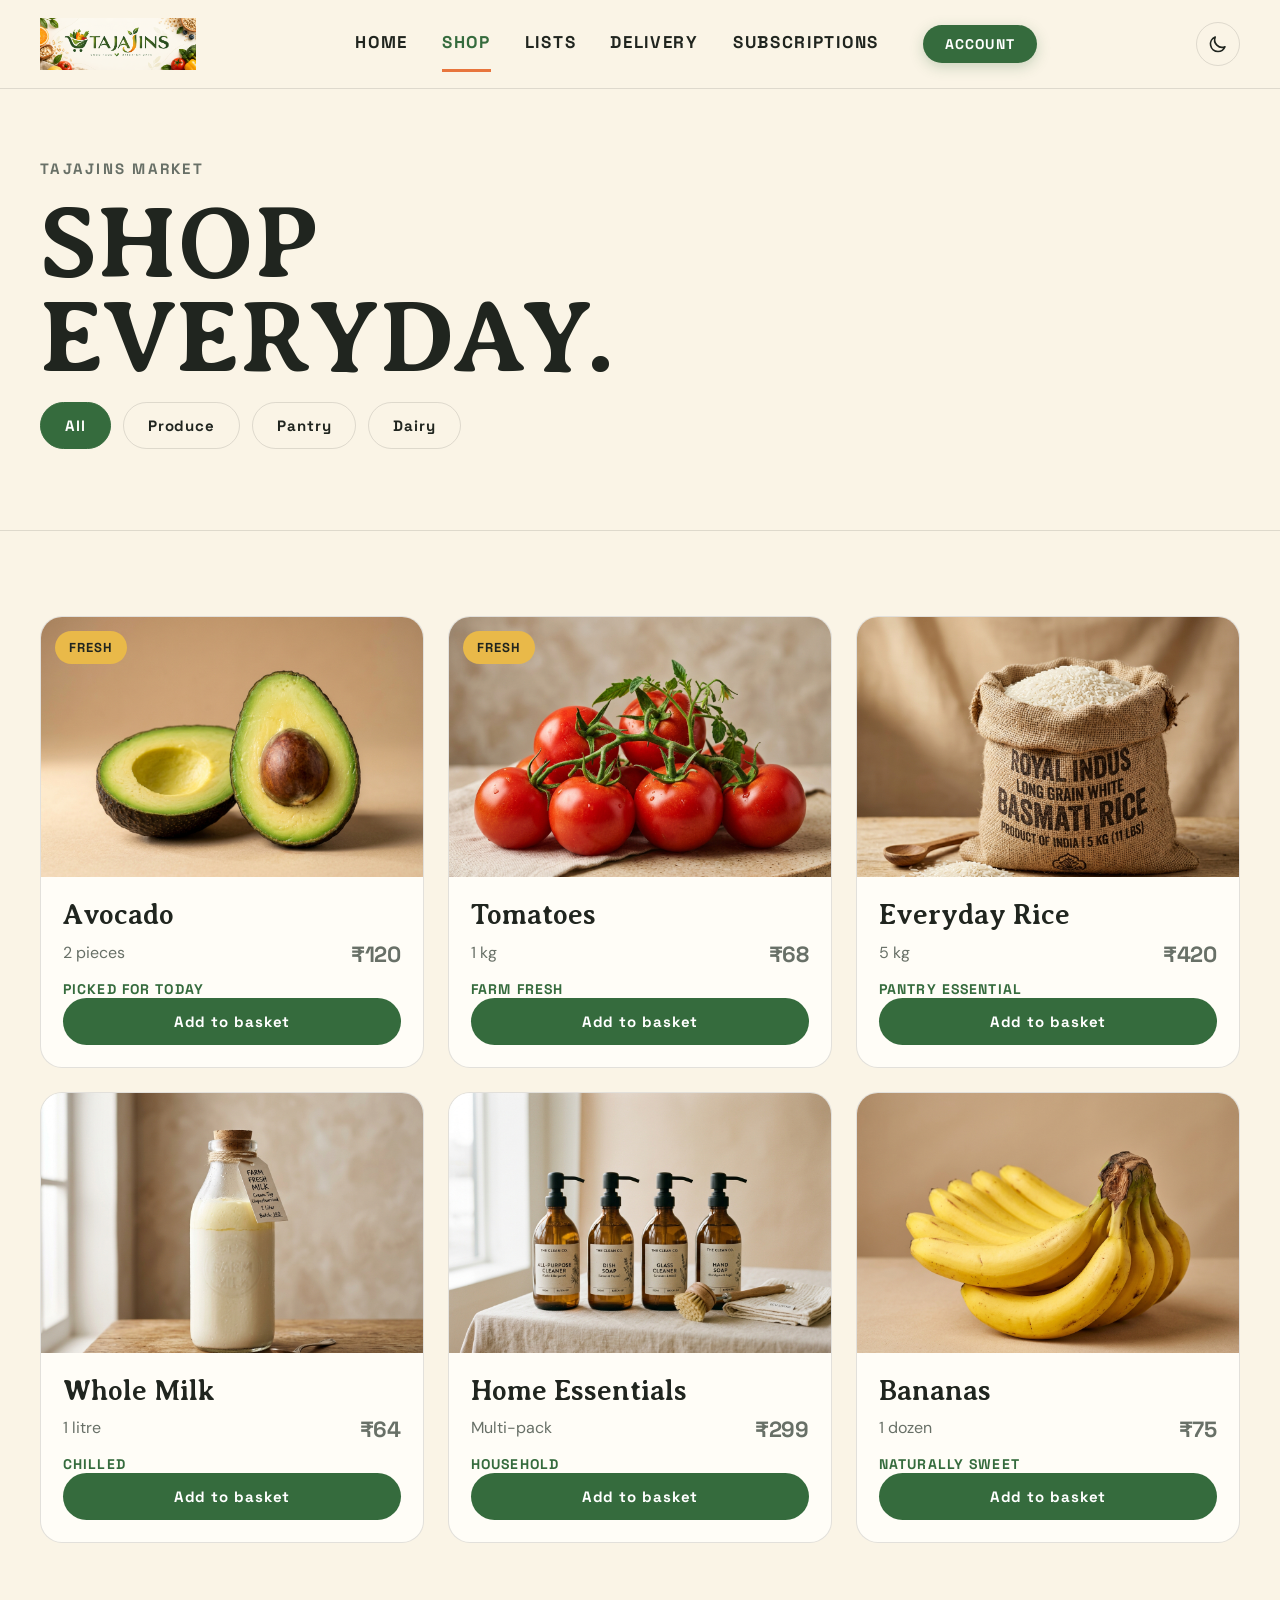
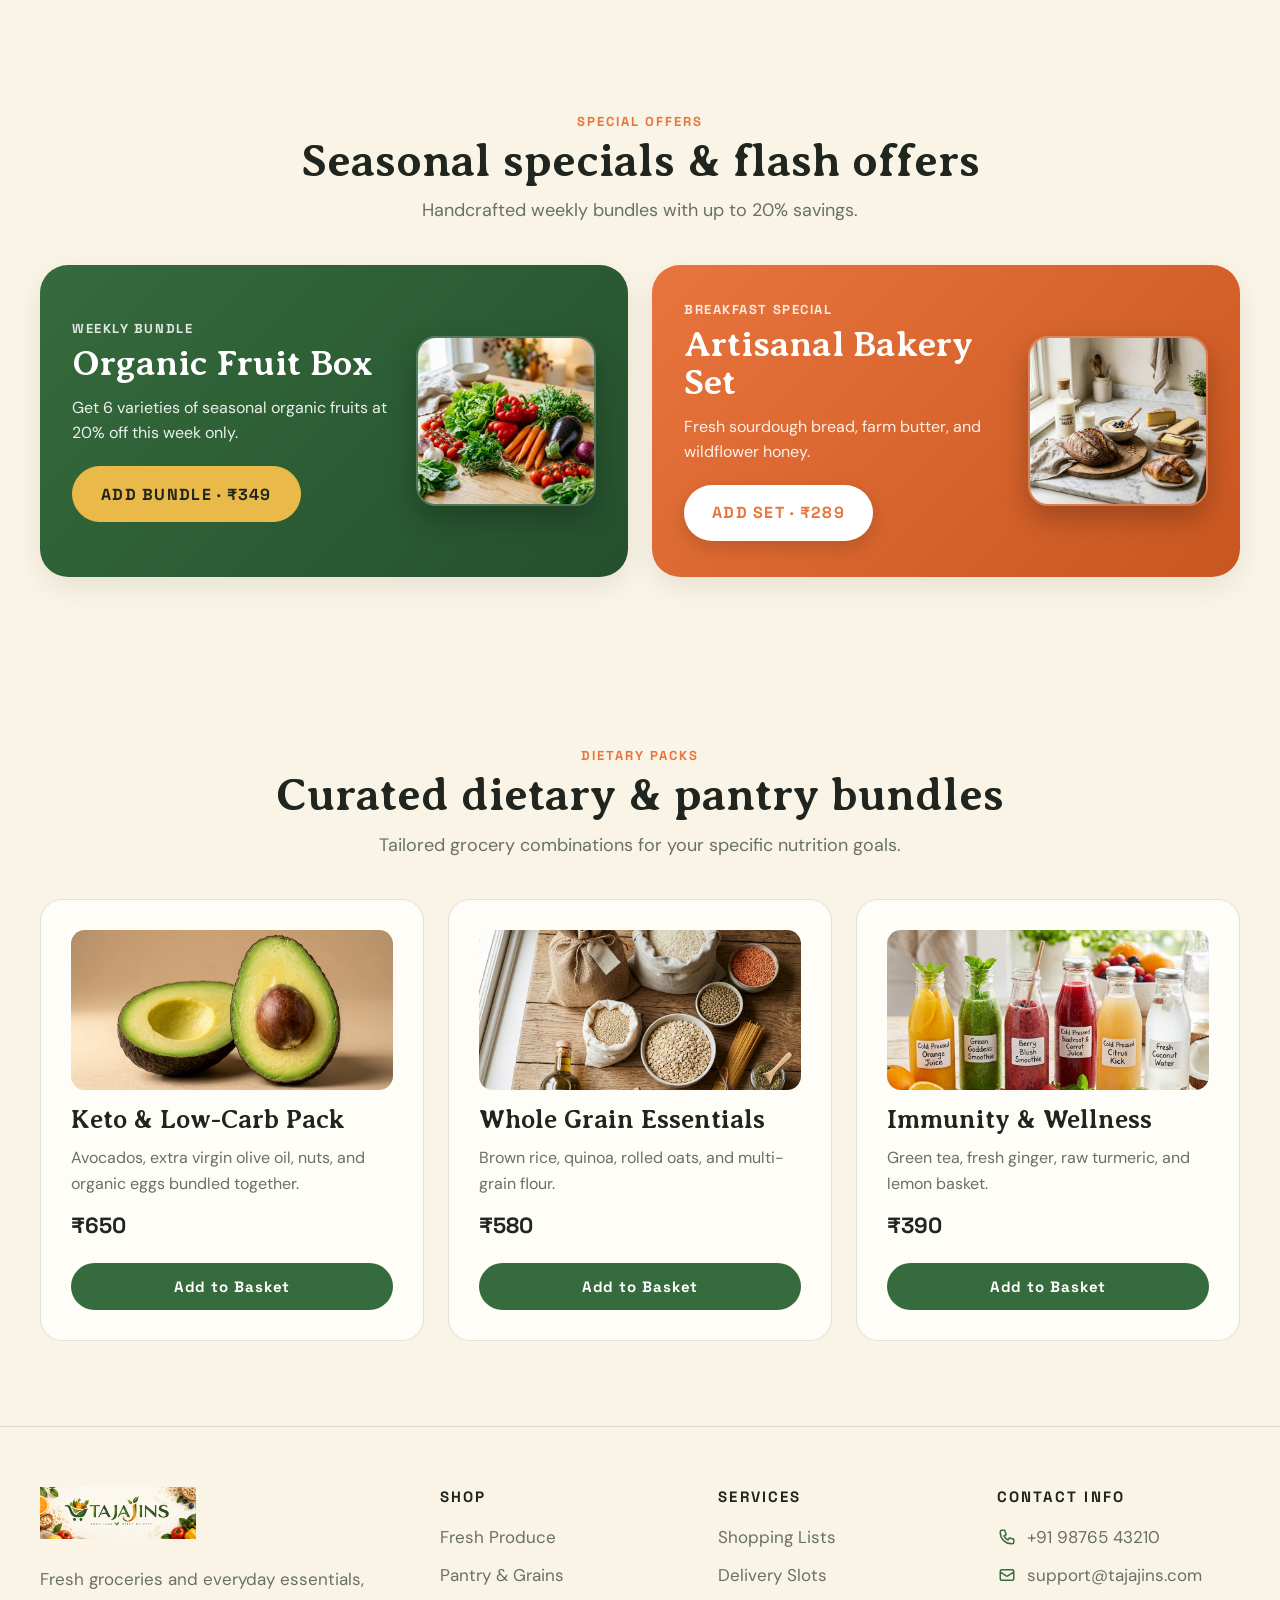
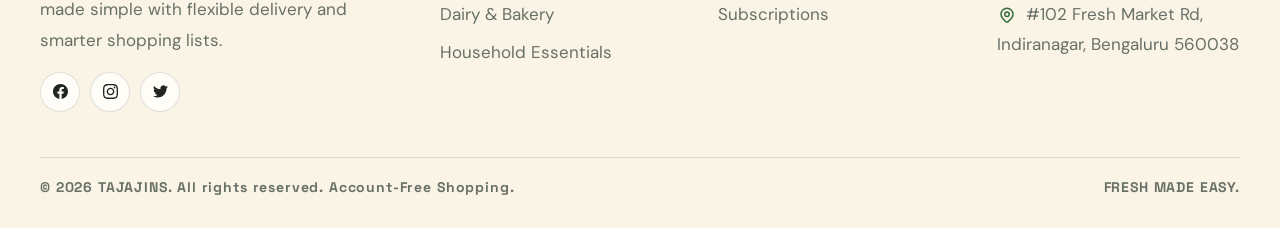
<file: shop.html>
<!doctype html>
<html lang="en">

<head>
  <meta charset="utf-8">
  <meta name="viewport" content="width=device-width,initial-scale=1">
  <title>Shop — TAJAJINS</title>
  <link rel="icon" type="image/png" href="assets/images/favicon.png">
  <link rel="stylesheet" href="assets/css/style.css">
  <link rel="stylesheet" href="assets/css/dark-mode.css">
</head>

<body>
  <header>
    <div class="container nav">
      <a class="logo" href="index.html">
        <img src="assets/images/logo.png" alt="TAJAJINS Logo" class="logo-img">
      </a>
      <nav class="menu">
        <a href="index.html">Home</a>
        <a href="shop.html">Shop</a>
        <a href="lists.html">Lists</a>
        <a href="delivery.html">Delivery</a>
        <a href="subscriptions.html">Subscriptions</a>
        <a href="login.html" class="menu-account-btn">Account</a>
      </nav>
      <div class="actions">
        <button id="darkToggle" class="theme-btn" title="Toggle theme"><svg fill="none" stroke="currentColor"
            viewBox="0 0 24 24">
            <path stroke-linecap="round" stroke-linejoin="round" stroke-width="2"
              d="M20.354 15.354A9 9 0 018.646 3.646 9.003 9.003 0 0012 21a9.003 9.003 0 008.354-5.646z" />
          </svg></button>

        <button id="mobileMenuToggle" class="mobile-toggle" title="Toggle Menu" aria-label="Toggle Menu"><svg fill="none" stroke="currentColor" viewBox="0 0 24 24"><path stroke-linecap="round" stroke-linejoin="round" stroke-width="2" d="M4 6h16M4 12h16M4 18h16"/></svg></button>
      </div>
    </div>
  </header>
  <main>
    <section class="page-hero">
      <div class="container">
        <div class="eyebrow">Tajajins market</div>
        <h1>SHOP<br>EVERYDAY.</h1>
        <div class="chips"><button class="chip active" onclick="filterProducts('all',this)">All</button><button
            class="chip" onclick="filterProducts('produce',this)">Produce</button><button class="chip"
            onclick="filterProducts('pantry',this)">Pantry</button><button class="chip"
            onclick="filterProducts('dairy',this)">Dairy</button></div>
      </div>
    </section>
    <section class="section">
      <div class="container">
        <div class="grid" id="productGrid"><a class="product" data-cat="produce" href="product.html">
            <div class="product-media"><span class="badge">Fresh</span><img src="assets/images/avocado.jpg"
                alt="Avocado" class="prod-img"></div>
            <div class="product-body">
              <h3>Avocado</h3>
              <div class="meta"><span>2 pieces</span><strong class="price">₹120</strong></div>
              <div class="fresh">Picked for today</div><button class="add"
                onclick="event.preventDefault();addItem('Avocado',120)">Add to basket</button>
            </div>
          </a>
          <a class="product" data-cat="produce" href="product.html">
            <div class="product-media"><span class="badge">Fresh</span><img src="assets/images/tomatoes.jpg"
                alt="Tomatoes" class="prod-img"></div>
            <div class="product-body">
              <h3>Tomatoes</h3>
              <div class="meta"><span>1 kg</span><strong class="price">₹68</strong></div>
              <div class="fresh">Farm fresh</div><button class="add"
                onclick="event.preventDefault();addItem('Tomatoes',68)">Add to basket</button>
            </div>
          </a>
          <a class="product" data-cat="pantry" href="product.html">
            <div class="product-media"><img src="assets/images/rice.jpg" alt="Everyday Rice" class="prod-img"></div>
            <div class="product-body">
              <h3>Everyday Rice</h3>
              <div class="meta"><span>5 kg</span><strong class="price">₹420</strong></div>
              <div class="fresh">Pantry essential</div><button class="add"
                onclick="event.preventDefault();addItem('Everyday Rice',420)">Add to basket</button>
            </div>
          </a>
          <a class="product" data-cat="dairy" href="product.html">
            <div class="product-media"><img src="assets/images/milk.jpg" alt="Whole Milk" class="prod-img"></div>
            <div class="product-body">
              <h3>Whole Milk</h3>
              <div class="meta"><span>1 litre</span><strong class="price">₹64</strong></div>
              <div class="fresh">Chilled</div><button class="add"
                onclick="event.preventDefault();addItem('Whole Milk',64)">Add to basket</button>
            </div>
          </a><a class="product" data-cat="household" href="product.html">
            <div class="product-media"><img src="assets/images/household.jpg" alt="Home Essentials" class="prod-img">
            </div>
            <div class="product-body">
              <h3>Home Essentials</h3>
              <div class="meta"><span>Multi-pack</span><strong class="price">₹299</strong></div>
              <div class="fresh">Household</div><button class="add"
                onclick="event.preventDefault();addItem('Home Essentials',299)">Add to basket</button>
            </div>
          </a><a class="product" data-cat="produce" href="product.html">
            <div class="product-media"><img src="assets/images/bananas.jpg" alt="Bananas" class="prod-img"></div>
            <div class="product-body">
              <h3>Bananas</h3>
              <div class="meta"><span>1 dozen</span><strong class="price">₹75</strong></div>
              <div class="fresh">Naturally sweet</div><button class="add"
                onclick="event.preventDefault();addItem('Bananas',75)">Add to basket</button>
            </div>
          </a>
        </div>
      </div>
    </section>

    <section class="section">
      <div class="container">
        <div class="head center">
          <div class="eyebrow">SPECIAL OFFERS</div>
          <h2>Seasonal specials & flash offers</h2>
          <p class="sub-head">Handcrafted weekly bundles with up to 20% savings.</p>
        </div>
        <div class="offer-grid">
          <div class="offer-card green-card">
            <div class="offer-copy">
              <div class="eyebrow">WEEKLY BUNDLE</div>
              <h2>Organic Fruit Box</h2>
              <p>Get 6 varieties of seasonal organic fruits at 20% off this week only.</p>
              <button class="btn primary" onclick="addItem('Organic Fruit Box', 349)">Add Bundle · ₹349</button>
            </div>
            <div class="offer-media">
              <img src="assets/images/category_produce.jpg" alt="Organic Fruit Box">
            </div>
          </div>
          <div class="offer-card orange-card">
            <div class="offer-copy">
              <div class="eyebrow">BREAKFAST SPECIAL</div>
              <h2>Artisanal Bakery Set</h2>
              <p>Fresh sourdough bread, farm butter, and wildflower honey.</p>
              <button class="btn accent-btn" onclick="addItem('Artisanal Bakery Set', 289)">Add Set · ₹289</button>
            </div>
            <div class="offer-media">
              <img src="assets/images/category_dairy.jpg" alt="Artisanal Bakery Set">
            </div>
          </div>
        </div>
      </div>
    </section>

    <section class="section">
      <div class="container">
        <div class="head center">
          <div class="eyebrow">DIETARY PACKS</div>
          <h2>Curated dietary & pantry bundles</h2>
          <p class="sub-head">Tailored grocery combinations for your specific nutrition goals.</p>
        </div>
        <div class="step-grid">
          <div class="step-card">
            <div class="category-img-box" style="height:160px; border-radius:14px; overflow:hidden;"><img
                src="assets/images/avocado.jpg" alt="Keto & Low-Carb Pack"
                style="width:100%; height:100%; object-fit:cover;"></div>
            <h3>Keto & Low-Carb Pack</h3>
            <p>Avocados, extra virgin olive oil, nuts, and organic eggs bundled together.</p>
            <div style="font:700 22px var(--price);margin-top:14px">₹650</div><button class="add"
              onclick="addItem('Keto Pack', 650)">Add to Basket</button>
          </div>
          <div class="step-card">
            <div class="category-img-box" style="height:160px; border-radius:14px; overflow:hidden;"><img
                src="assets/images/category_pantry.jpg" alt="Whole Grain Essentials"
                style="width:100%; height:100%; object-fit:cover;"></div>
            <h3>Whole Grain Essentials</h3>
            <p>Brown rice, quinoa, rolled oats, and multi-grain flour.</p>
            <div style="font:700 22px var(--price);margin-top:14px">₹580</div><button class="add"
              onclick="addItem('Grain Essentials', 580)">Add to Basket</button>
          </div>
          <div class="step-card">
            <div class="category-img-box" style="height:160px; border-radius:14px; overflow:hidden;"><img
                src="assets/images/category_beverages.jpg" alt="Immunity & Wellness"
                style="width:100%; height:100%; object-fit:cover;"></div>
            <h3>Immunity & Wellness</h3>
            <p>Green tea, fresh ginger, raw turmeric, and lemon basket.</p>
            <div style="font:700 22px var(--price);margin-top:14px">₹390</div><button class="add"
              onclick="addItem('Immunity Pack', 390)">Add to Basket</button>
          </div>
        </div>
      </div>
    </section>
  </main>
  <footer>
    <div class="container footer-grid">
      <div>
        <a class="footer-logo" href="index.html">
          <img src="assets/images/logo.png" alt="TAJAJINS Logo" class="footer-logo-img">
        </a>
        <div class="footer-copy">
          Fresh groceries and everyday essentials, made simple with flexible delivery and smarter shopping lists.
        </div>
        <div class="social-icons" style="display:flex; gap:10px; margin-top:16px;">
          <a href="#" class="social-icon" aria-label="Facebook">
            <svg width="15" height="15" fill="currentColor" viewBox="0 0 24 24">
              <path
                d="M24 12.073c0-6.627-5.373-12-12-12s-12 5.373-12 12c0 5.99 4.388 10.954 10.125 11.854v-8.385H7.078v-3.47h3.047V9.43c0-3.007 1.792-4.669 4.533-4.669 1.312 0 2.686.235 2.686.235v2.953H15.83c-1.491 0-1.956.925-1.956 1.874v2.25h3.328l-.532 3.47h-2.796v8.385C19.612 23.027 24 18.062 24 12.073z" />
            </svg>
          </a>
          <a href="#" class="social-icon" aria-label="Instagram">
            <svg width="15" height="15" fill="currentColor" viewBox="0 0 24 24">
              <path
                d="M12 2.163c3.204 0 3.584.012 4.85.07 3.252.148 4.771 1.691 4.919 4.919.058 1.265.069 1.645.069 4.849 0 3.205-.012 3.584-.069 4.849-.149 3.225-1.664 4.771-4.919 4.919-1.266.058-1.644.07-4.85.07-3.204 0-3.584-.012-4.849-.07-3.26-.149-4.771-1.699-4.919-4.92-.058-1.265-.07-1.644-.07-4.849 0-3.204.013-3.583.07-4.849.149-3.227 1.664-4.771 4.919-4.919 1.266-.057 1.645-.069 4.849-.069zm0-2.163c-3.259 0-3.667.014-4.947.072-4.358.2-6.78 2.618-6.98 6.98-.059 1.281-.073 1.689-.073 4.948 0 3.259.014 3.668.072 4.948.2 4.358 2.618 6.78 6.98 6.98 1.281.058 1.689.072 4.948.072 3.259 0 3.668-.014 4.948-.072 4.354-.2 6.782-2.618 6.979-6.98.059-1.28.073-1.689.073-4.948 0-3.259-.014-3.667-.072-4.947-.196-4.354-2.617-6.78-6.979-6.98-1.281-.059-1.69-.073-4.949-.073zm0 5.838c-3.403 0-6.162 2.759-6.162 6.162s2.759 6.163 6.162 6.163 6.162-2.759 6.162-6.163c0-3.403-2.759-6.162-6.162-6.162zm0 10.162c-2.209 0-4-1.79-4-4 0-2.209 1.791-4 4-4s4 1.791 4 4c0 2.21-1.791 4-4 4zm6.406-11.845c-.796 0-1.441.645-1.441 1.44s.645 1.44 1.441 1.44c.795 0 1.439-.645 1.439-1.44s-.644-1.44-1.439-1.44z" />
            </svg>
          </a>
          <a href="#" class="social-icon" aria-label="Twitter">
            <svg width="15" height="15" fill="currentColor" viewBox="0 0 24 24">
              <path
                d="M23.953 4.57a10 10 0 01-2.825.775 4.958 4.958 0 002.163-2.723c-.951.555-2.005.959-3.127 1.184a4.92 4.92 0 00-8.384 4.482C7.69 8.095 4.067 6.13 1.64 3.162a4.822 4.822 0 00-.666 2.475c0 1.71.87 3.213 2.188 4.096a4.904 4.904 0 01-2.228-.616v.06a4.923 4.923 0 003.946 4.827 4.996 4.996 0 01-2.212.085 4.936 4.936 0 004.604 3.417 9.867 9.867 0 01-6.102 2.105c-.39 0-.779-.023-1.17-.067a13.995 13.995 0 007.557 2.209c9.053 0 13.998-7.496 13.998-13.985 0-.21 0-.42-.015-.63A9.936 9.936 0 0024 4.59z" />
            </svg>
          </a>
        </div>
      </div>
      <div>
        <div class="footer-title">Shop</div>
        <div class="footer-links">
          <a href="shop.html">Fresh Produce</a>
          <a href="shop.html">Pantry & Grains</a>
          <a href="shop.html">Dairy & Bakery</a>
          <a href="shop.html">Household Essentials</a>
        </div>
      </div>
      <div>
        <div class="footer-title">Services</div>
        <div class="footer-links">
          <a href="lists.html">Shopping Lists</a>
          <a href="delivery.html">Delivery Slots</a>
          <a href="subscriptions.html">Subscriptions</a>
        </div>
      </div>
      <div>
        <div class="footer-title">Contact Info</div>
        <div class="footer-links">
          <a href="tel:+919876543210"><span class="contact-svg"><svg fill="none" stroke="currentColor"
                viewBox="0 0 24 24">
                <path stroke-linecap="round" stroke-linejoin="round" stroke-width="2"
                  d="M3 5a2 2 0 012-2h3.28a1 1 0 01.948.684l1.498 4.493a1 1 0 01-.502 1.21l-2.257 1.13a11.042 11.042 0 005.516 5.516l1.13-2.257a1 1 0 011.21-.502l4.493 1.498a1 1 0 01.684.949V19a2 2 0 01-2 2h-1C9.716 21 3 14.284 3 6V5z" />
              </svg></span> +91 98765 43210</a>
          <a href="mailto:support@tajajins.com"><span class="contact-svg"><svg fill="none" stroke="currentColor"
                viewBox="0 0 24 24">
                <path stroke-linecap="round" stroke-linejoin="round" stroke-width="2"
                  d="M3 8l7.89 5.26a2 2 0 002.22 0L21 8M5 19h14a2 2 0 002-2V7a2 2 0 00-2-2H5a2 2 0 00-2 2v10a2 2 0 002 2z" />
              </svg></span> support@tajajins.com</a>
          <span><span class="contact-svg"><svg fill="none" stroke="currentColor" viewBox="0 0 24 24">
                <path stroke-linecap="round" stroke-linejoin="round" stroke-width="2"
                  d="M17.657 16.657L13.414 20.9a1.998 1.998 0 01-2.827 0l-4.244-4.243a8 8 0 1111.314 0z" />
                <path stroke-linecap="round" stroke-linejoin="round" stroke-width="2"
                  d="M15 11a3 3 0 11-6 0 3 3 0 016 0z" />
              </svg></span> #102 Fresh Market Rd, Indiranagar, Bengaluru 560038</span>

        </div>
      </div>
    </div>
    <div class="container copyright">
      <div>© 2026 TAJAJINS. All rights reserved. Account-Free Shopping.</div>
      <div>FRESH MADE EASY.</div>
    </div>
  </footer>
  <script src="assets/js/main.js"></script>
</body>

</html>
</file>
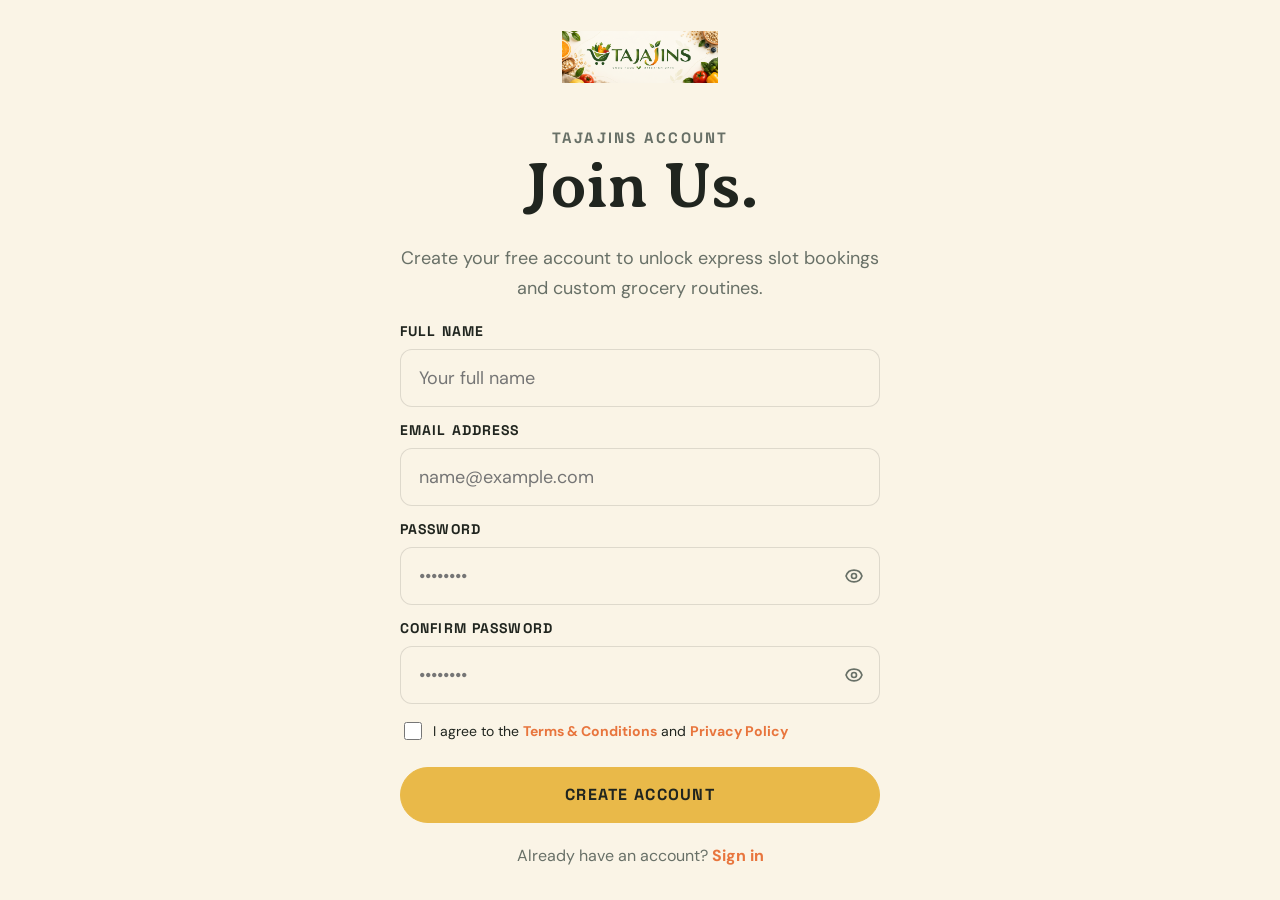
<file: signup.html>
<!doctype html>
<html lang="en">
<head>
  <meta charset="utf-8">
  <meta name="viewport" content="width=device-width,initial-scale=1">
  <title>Sign Up — TAJAJINS</title>
  <link rel="icon" type="image/png" href="assets/images/favicon.png">
  <link rel="stylesheet" href="assets/css/style.css">
  <link rel="stylesheet" href="assets/css/dark-mode.css">
</head>
<body>
  <main class="auth">
    <div class="authbox">
      <a class="logo" href="index.html">
        <img src="assets/images/logo.png" alt="TAJAJINS Logo" class="logo-img">
      </a>
      <div class="eyebrow" style="text-align:center">TAJAJINS ACCOUNT</div>
      <h1>Join Us.</h1>
      <p>Create your free account to unlock express slot bookings and custom grocery routines.</p>
      
      <form data-demo onsubmit="event.preventDefault(); alert('Account created successfully!'); window.location.href='index.html';">
        <div class="field">
          <label>Full Name</label>
          <input type="text" placeholder="Your full name" required>
        </div>

        <div class="field">
          <label>Email Address</label>
          <input type="email" placeholder="name@example.com" required>
        </div>
        
        <div class="field" style="position:relative;">
          <label>Password</label>
          <div style="position:relative;">
            <input type="password" id="regPass" placeholder="••••••••" required style="padding-right:45px;">
            <button type="button" onclick="togglePass('regPass', this)" class="pass-toggle" title="Toggle password visibility"><svg fill="none" stroke="currentColor" viewBox="0 0 24 24" width="20" height="20"><path stroke-linecap="round" stroke-linejoin="round" stroke-width="2" d="M15 12a3 3 0 11-6 0 3 3 0 016 0z"/><path stroke-linecap="round" stroke-linejoin="round" stroke-width="2" d="M2.458 12C3.732 7.943 7.523 5 12 5c4.478 0 8.268 2.943 9.542 7-1.274 4.057-5.064 7-9.542 7-4.477 0-8.268-2.943-9.542-7z"/></svg></button>
          </div>
        </div>

        <div class="field" style="position:relative;">
          <label>Confirm Password</label>
          <div style="position:relative;">
            <input type="password" id="confirmPass" placeholder="••••••••" required style="padding-right:45px;">
            <button type="button" onclick="togglePass('confirmPass', this)" class="pass-toggle" title="Toggle password visibility"><svg fill="none" stroke="currentColor" viewBox="0 0 24 24" width="20" height="20"><path stroke-linecap="round" stroke-linejoin="round" stroke-width="2" d="M15 12a3 3 0 11-6 0 3 3 0 016 0z"/><path stroke-linecap="round" stroke-linejoin="round" stroke-width="2" d="M2.458 12C3.732 7.943 7.523 5 12 5c4.478 0 8.268 2.943 9.542 7-1.274 4.057-5.064 7-9.542 7-4.477 0-8.268-2.943-9.542-7z"/></svg></button>
          </div>
        </div>

        <div style="margin:16px 0 24px; font-size:14px;">
          <label style="display:flex; align-items:flex-start; gap:8px; cursor:pointer; font-family:var(--body);">
            <input type="checkbox" required style="accent-color:var(--green); width:18px; height:18px; margin-top:2px;">
            <span>I agree to the <a href="#" onclick="alert('Terms & Conditions displayed.'); return false;" style="color:var(--orange); font-weight:700;">Terms & Conditions</a> and <a href="#" onclick="alert('Privacy Policy displayed.'); return false;" style="color:var(--orange); font-weight:700;">Privacy Policy</a></span>
          </label>
        </div>

        <button class="btn primary" style="width:100%">Create Account</button>
      </form>
      
      <div class="note">
        Already have an account? <a href="login.html" style="font-weight:700;">Sign in</a>
      </div>
    </div>
  </main>

  <script>
    const eyeOpen = '<svg fill="none" stroke="currentColor" viewBox="0 0 24 24" width="20" height="20"><path stroke-linecap="round" stroke-linejoin="round" stroke-width="2" d="M15 12a3 3 0 11-6 0 3 3 0 016 0z"/><path stroke-linecap="round" stroke-linejoin="round" stroke-width="2" d="M2.458 12C3.732 7.943 7.523 5 12 5c4.478 0 8.268 2.943 9.542 7-1.274 4.057-5.064 7-9.542 7-4.477 0-8.268-2.943-9.542-7z"/></svg>';
    const eyeClosed = '<svg fill="none" stroke="currentColor" viewBox="0 0 24 24" width="20" height="20"><path stroke-linecap="round" stroke-linejoin="round" stroke-width="2" d="M13.875 18.825A10.05 10.05 0 0112 19c-4.478 0-8.268-2.943-9.543-7a9.97 9.97 0 011.563-3.029m5.858.908a3 3 0 114.243 4.243M9.878 9.878l4.242 4.242M9.88 9.88l-3.29-3.29m7.532 7.532l3.29 3.29M3 3l3.59 3.59m0 0A9.953 9.953 0 0112 5c4.478 0 8.268 2.943 9.543 7a10.025 10.025 0 01-4.132 5.411m0 0L21 21"/></svg>';
    function togglePass(id, btn) {
      const input = document.getElementById(id);
      if (input.type === 'password') {
        input.type = 'text';
        btn.innerHTML = eyeClosed;
      } else {
        input.type = 'password';
        btn.innerHTML = eyeOpen;
      }
    }
  </script>
  <script src="assets/js/main.js"></script>
</body>
</html>
</file>
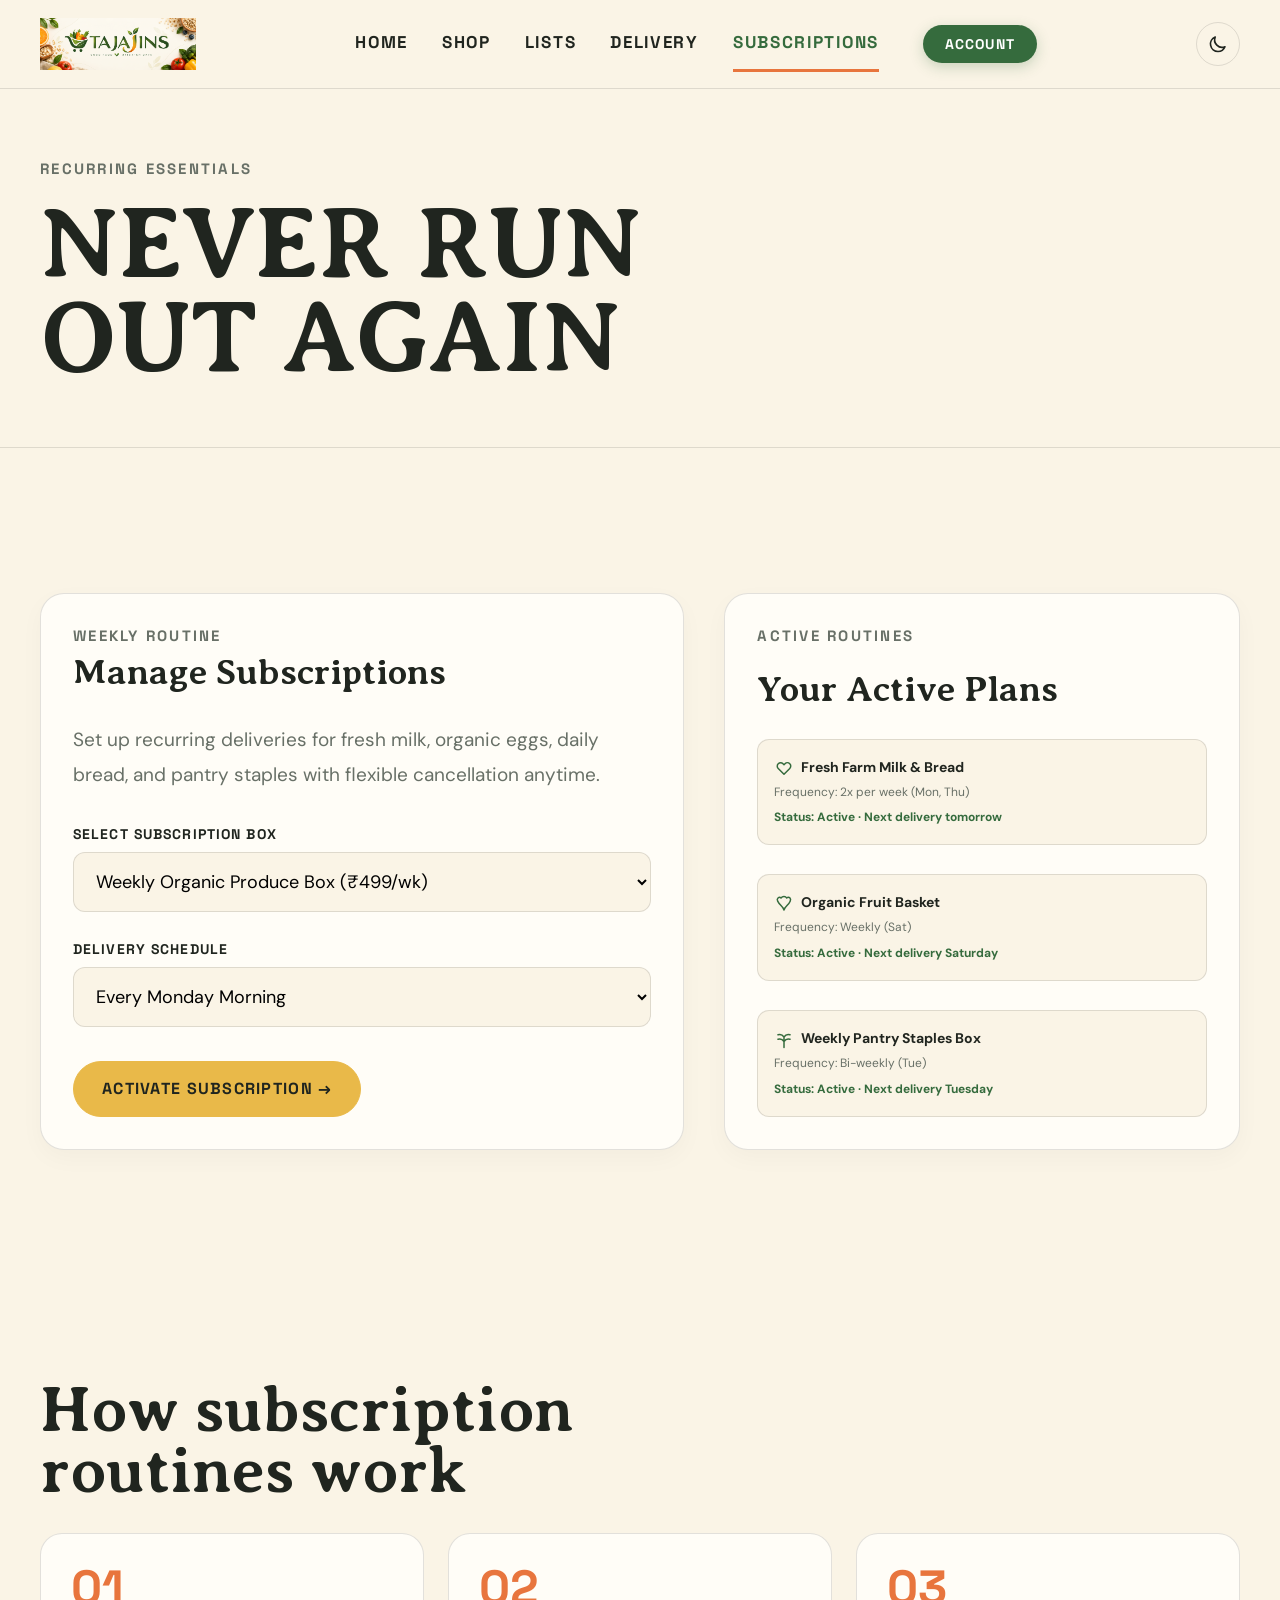
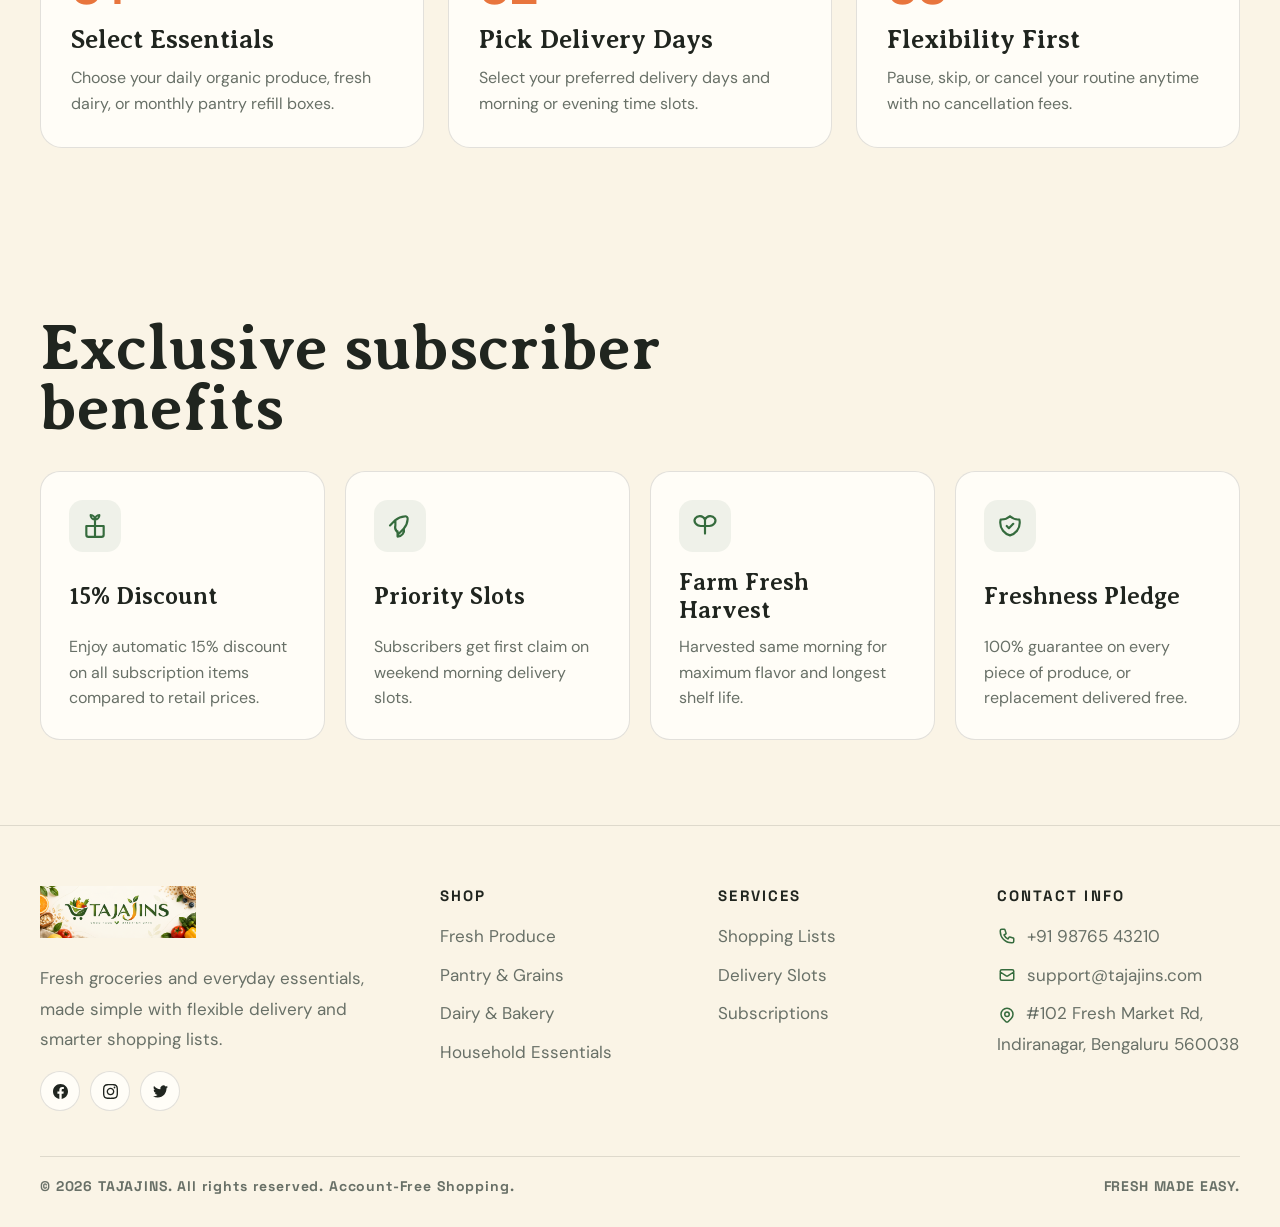
<file: subscriptions.html>
<!doctype html><html lang="en"><head><meta charset="utf-8"><meta name="viewport" content="width=device-width,initial-scale=1"><title>Subscriptions — TAJAJINS</title><link rel="icon" type="image/png" href="assets/images/favicon.png"><link rel="stylesheet" href="assets/css/style.css"><link rel="stylesheet" href="assets/css/dark-mode.css"></head><body>      <header>
    <div class="container nav">
      <a class="logo" href="index.html">
        <img src="assets/images/logo.png" alt="TAJAJINS Logo" class="logo-img">
      </a>
      <nav class="menu">
        <a href="index.html">Home</a>
        <a href="shop.html">Shop</a>
        <a href="lists.html">Lists</a>
        <a href="delivery.html">Delivery</a>
        <a href="subscriptions.html">Subscriptions</a>
        <a href="login.html" class="menu-account-btn">Account</a>
      </nav>
      <div class="actions">
        <button id="darkToggle" class="theme-btn" title="Toggle theme"><svg fill="none" stroke="currentColor" viewBox="0 0 24 24"><path stroke-linecap="round" stroke-linejoin="round" stroke-width="2" d="M20.354 15.354A9 9 0 018.646 3.646 9.003 9.003 0 0012 21a9.003 9.003 0 008.354-5.646z"/></svg></button>

        <button id="mobileMenuToggle" class="mobile-toggle" title="Toggle Menu" aria-label="Toggle Menu"><svg fill="none" stroke="currentColor" viewBox="0 0 24 24"><path stroke-linecap="round" stroke-linejoin="round" stroke-width="2" d="M4 6h16M4 12h16M4 18h16"/></svg></button>
      </div>
    </div>
  </header><main><section class="page-hero"><div class="container"><div class="eyebrow">Recurring Essentials</div><h1>NEVER RUN<br>OUT AGAIN</h1></div></section><section class="section"><div class="container checkout"><div class="panel"><div class="eyebrow">Weekly Routine</div><h2 style="font:600 36px var(--display);margin:6px 0 10px">Manage Subscriptions</h2><p class="info-copy">Set up recurring deliveries for fresh milk, organic eggs, daily bread, and pantry staples with flexible cancellation anytime.</p><div class="field"><label>Select Subscription Box</label><select><option>Weekly Organic Produce Box (₹499/wk)</option><option>Essential Dairy & Bakery Pack (₹299/wk)</option><option>Pantry Essentials Refill (₹899/mo)</option></select></div><div class="field"><label>Delivery Schedule</label><select><option>Every Monday Morning</option><option>Every Wednesday Evening</option><option>Every Saturday Morning</option></select></div><button class="btn primary" onclick="alert('Subscription routine created successfully!')">Activate Subscription →</button></div><div class="panel"><div class="eyebrow">Active Routines</div><h2 style="font:600 36px var(--display);margin:6px 0 10px">Your Active Plans</h2><div style="background:var(--cream); padding:16px; border-radius:12px; border:1px solid var(--line); margin-bottom:12px;"><div style="font-weight:700; font-size:14px; margin-bottom:4px;"><span class="contact-svg"><svg fill="none" stroke="currentColor" viewBox="0 0 24 24"><path stroke-linecap="round" stroke-linejoin="round" stroke-width="2" d="M4.318 6.318a4.5 4.5 0 000 6.364L12 20.364l7.682-7.682a4.5 4.5 0 00-6.364-6.364L12 7.636l-1.318-1.318a4.5 4.5 0 00-6.364 0z"/></svg></span> Fresh Farm Milk & Bread</div><div style="font-size:12px; color:var(--muted)">Frequency: 2x per week (Mon, Thu)</div><div style="font-size:12px; color:var(--green); font-weight:700; margin-top:6px;">Status: Active · Next delivery tomorrow</div></div><div style="background:var(--cream); padding:16px; border-radius:12px; border:1px solid var(--line); margin-bottom:12px;"><div style="font-weight:700; font-size:14px; margin-bottom:4px;"><span class="contact-svg"><svg fill="none" stroke="currentColor" viewBox="0 0 24 24"><path stroke-linecap="round" stroke-linejoin="round" stroke-width="2" d="M12 2C9.5 2 8 4 8 4S6.5 2 4 4s0 6 4 10c2 2 3.5 4 4 6 .5-2 2-4 4-6 4-4 6-8 4-10s-4.5 0-4.5 0S14.5 2 12 2z"/></svg></span> Organic Fruit Basket</div><div style="font-size:12px; color:var(--muted)">Frequency: Weekly (Sat)</div><div style="font-size:12px; color:var(--green); font-weight:700; margin-top:6px;">Status: Active · Next delivery Saturday</div></div><div style="background:var(--cream); padding:16px; border-radius:12px; border:1px solid var(--line);"><div style="font-weight:700; font-size:14px; margin-bottom:4px;"><span class="contact-svg"><svg fill="none" stroke="currentColor" viewBox="0 0 24 24"><path stroke-linecap="round" stroke-linejoin="round" stroke-width="2" d="M12 22V8m0 0c-2-3-5-4-8-3m8 3c2-3 5-4 8-3M12 14c-2-3-5-4-8-3m8 3c2-3 5-4 8-3"/></svg></span> Weekly Pantry Staples Box</div><div style="font-size:12px; color:var(--muted)">Frequency: Bi-weekly (Tue)</div><div style="font-size:12px; color:var(--green); font-weight:700; margin-top:6px;">Status: Active · Next delivery Tuesday</div></div></div></div></section>

<section class="section"><div class="container"><div class="head"><h2>How subscription<br>routines work</h2></div><div class="step-grid"><div class="step-card"><div class="step-num">01</div><h3>Select Essentials</h3><p>Choose your daily organic produce, fresh dairy, or monthly pantry refill boxes.</p></div><div class="step-card"><div class="step-num">02</div><h3>Pick Delivery Days</h3><p>Select your preferred delivery days and morning or evening time slots.</p></div><div class="step-card"><div class="step-num">03</div><h3>Flexibility First</h3><p>Pause, skip, or cancel your routine anytime with no cancellation fees.</p></div></div></div></section>

<section class="section"><div class="container"><div class="head"><h2>Exclusive subscriber<br>benefits</h2></div><div class="features-grid"><div class="feature-card"><div class="feature-icon"><svg fill="none" stroke="currentColor" viewBox="0 0 24 24"><path stroke-linecap="round" stroke-linejoin="round" stroke-width="2" d="M12 8v13m0-13V6a4 4 0 00-4-4 4 4 0 004 4zm0 0V6a4 4 0 014-4 4 4 0 01-4 4zm-8 4h16M4 12v8a2 2 0 002 2h12a2 2 0 002-2v-8"/></svg></div><h3>15% Discount</h3><p>Enjoy automatic 15% discount on all subscription items compared to retail prices.</p></div><div class="feature-card"><div class="feature-icon"><svg fill="none" stroke="currentColor" viewBox="0 0 24 24"><path stroke-linecap="round" stroke-linejoin="round" stroke-width="2" d="M15.59 14.37a6 6 0 01-5.84 7.38v-4.8m5.84-2.58a14.98 14.98 0 003.46-8.62 2.25 2.25 0 00-2.68-2.68A14.98 14.98 0 007.74 6.53m7.85 7.84l-4.95 4.95M7.74 6.53L2.79 11.5m4.95-4.97v4.8A6 6 0 009.2 17.3"/></svg></div><h3>Priority Slots</h3><p>Subscribers get first claim on weekend morning delivery slots.</p></div><div class="feature-card"><div class="feature-icon"><svg fill="none" stroke="currentColor" viewBox="0 0 24 24"><path stroke-linecap="round" stroke-linejoin="round" stroke-width="2" d="M12 19V6m0 0c-2-4-7-4-9-1s1 7 5 7h4zm0 0c2-4 7-4 9-1s-1 7-5 7h-4z"/></svg></div><h3>Farm Fresh Harvest</h3><p>Harvested same morning for maximum flavor and longest shelf life.</p></div><div class="feature-card"><div class="feature-icon"><svg fill="none" stroke="currentColor" viewBox="0 0 24 24"><path stroke-linecap="round" stroke-linejoin="round" stroke-width="2" d="M9 12l2 2 4-4m5.618-4.016A11.955 11.955 0 0112 2.944a11.955 11.955 0 01-8.618 3.04A12.02 12.02 0 003 9c0 5.591 3.824 10.29 9 11.622 5.176-1.332 9-6.03 9-11.622 0-1.042-.133-2.052-.382-3.016z"/></svg></div><h3>Freshness Pledge</h3><p>100% guarantee on every piece of produce, or replacement delivered free.</p></div></div></div></section></main>    <footer>
    <div class="container footer-grid">
      <div>
        <a class="footer-logo" href="index.html">
          <img src="assets/images/logo.png" alt="TAJAJINS Logo" class="footer-logo-img">
        </a>
        <div class="footer-copy">
          Fresh groceries and everyday essentials, made simple with flexible delivery and smarter shopping lists.
        </div>
        <div class="social-icons" style="display:flex; gap:10px; margin-top:16px;">
          <a href="#" class="social-icon" aria-label="Facebook">
            <svg width="15" height="15" fill="currentColor" viewBox="0 0 24 24"><path d="M24 12.073c0-6.627-5.373-12-12-12s-12 5.373-12 12c0 5.99 4.388 10.954 10.125 11.854v-8.385H7.078v-3.47h3.047V9.43c0-3.007 1.792-4.669 4.533-4.669 1.312 0 2.686.235 2.686.235v2.953H15.83c-1.491 0-1.956.925-1.956 1.874v2.25h3.328l-.532 3.47h-2.796v8.385C19.612 23.027 24 18.062 24 12.073z"/></svg>
          </a>
          <a href="#" class="social-icon" aria-label="Instagram">
            <svg width="15" height="15" fill="currentColor" viewBox="0 0 24 24"><path d="M12 2.163c3.204 0 3.584.012 4.85.07 3.252.148 4.771 1.691 4.919 4.919.058 1.265.069 1.645.069 4.849 0 3.205-.012 3.584-.069 4.849-.149 3.225-1.664 4.771-4.919 4.919-1.266.058-1.644.07-4.85.07-3.204 0-3.584-.012-4.849-.07-3.26-.149-4.771-1.699-4.919-4.92-.058-1.265-.07-1.644-.07-4.849 0-3.204.013-3.583.07-4.849.149-3.227 1.664-4.771 4.919-4.919 1.266-.057 1.645-.069 4.849-.069zm0-2.163c-3.259 0-3.667.014-4.947.072-4.358.2-6.78 2.618-6.98 6.98-.059 1.281-.073 1.689-.073 4.948 0 3.259.014 3.668.072 4.948.2 4.358 2.618 6.78 6.98 6.98 1.281.058 1.689.072 4.948.072 3.259 0 3.668-.014 4.948-.072 4.354-.2 6.782-2.618 6.979-6.98.059-1.28.073-1.689.073-4.948 0-3.259-.014-3.667-.072-4.947-.196-4.354-2.617-6.78-6.979-6.98-1.281-.059-1.69-.073-4.949-.073zm0 5.838c-3.403 0-6.162 2.759-6.162 6.162s2.759 6.163 6.162 6.163 6.162-2.759 6.162-6.163c0-3.403-2.759-6.162-6.162-6.162zm0 10.162c-2.209 0-4-1.79-4-4 0-2.209 1.791-4 4-4s4 1.791 4 4c0 2.21-1.791 4-4 4zm6.406-11.845c-.796 0-1.441.645-1.441 1.44s.645 1.44 1.441 1.44c.795 0 1.439-.645 1.439-1.44s-.644-1.44-1.439-1.44z"/></svg>
          </a>
          <a href="#" class="social-icon" aria-label="Twitter">
            <svg width="15" height="15" fill="currentColor" viewBox="0 0 24 24"><path d="M23.953 4.57a10 10 0 01-2.825.775 4.958 4.958 0 002.163-2.723c-.951.555-2.005.959-3.127 1.184a4.92 4.92 0 00-8.384 4.482C7.69 8.095 4.067 6.13 1.64 3.162a4.822 4.822 0 00-.666 2.475c0 1.71.87 3.213 2.188 4.096a4.904 4.904 0 01-2.228-.616v.06a4.923 4.923 0 003.946 4.827 4.996 4.996 0 01-2.212.085 4.936 4.936 0 004.604 3.417 9.867 9.867 0 01-6.102 2.105c-.39 0-.779-.023-1.17-.067a13.995 13.995 0 007.557 2.209c9.053 0 13.998-7.496 13.998-13.985 0-.21 0-.42-.015-.63A9.936 9.936 0 0024 4.59z"/></svg>
          </a>
        </div>
      </div>
      <div>
        <div class="footer-title">Shop</div>
        <div class="footer-links">
          <a href="shop.html">Fresh Produce</a>
          <a href="shop.html">Pantry & Grains</a>
          <a href="shop.html">Dairy & Bakery</a>
          <a href="shop.html">Household Essentials</a>
        </div>
      </div>
      <div>
        <div class="footer-title">Services</div>
        <div class="footer-links">
          <a href="lists.html">Shopping Lists</a>
          <a href="delivery.html">Delivery Slots</a>
          <a href="subscriptions.html">Subscriptions</a>
        </div>
      </div>
      <div>
        <div class="footer-title">Contact Info</div>
        <div class="footer-links">
          <a href="tel:+919876543210"><span class="contact-svg"><svg fill="none" stroke="currentColor" viewBox="0 0 24 24"><path stroke-linecap="round" stroke-linejoin="round" stroke-width="2" d="M3 5a2 2 0 012-2h3.28a1 1 0 01.948.684l1.498 4.493a1 1 0 01-.502 1.21l-2.257 1.13a11.042 11.042 0 005.516 5.516l1.13-2.257a1 1 0 011.21-.502l4.493 1.498a1 1 0 01.684.949V19a2 2 0 01-2 2h-1C9.716 21 3 14.284 3 6V5z"/></svg></span> +91 98765 43210</a>
          <a href="mailto:support@tajajins.com"><span class="contact-svg"><svg fill="none" stroke="currentColor" viewBox="0 0 24 24"><path stroke-linecap="round" stroke-linejoin="round" stroke-width="2" d="M3 8l7.89 5.26a2 2 0 002.22 0L21 8M5 19h14a2 2 0 002-2V7a2 2 0 00-2-2H5a2 2 0 00-2 2v10a2 2 0 002 2z"/></svg></span> support@tajajins.com</a>
          <span><span class="contact-svg"><svg fill="none" stroke="currentColor" viewBox="0 0 24 24"><path stroke-linecap="round" stroke-linejoin="round" stroke-width="2" d="M17.657 16.657L13.414 20.9a1.998 1.998 0 01-2.827 0l-4.244-4.243a8 8 0 1111.314 0z"/><path stroke-linecap="round" stroke-linejoin="round" stroke-width="2" d="M15 11a3 3 0 11-6 0 3 3 0 016 0z"/></svg></span> #102 Fresh Market Rd, Indiranagar, Bengaluru 560038</span>
          
        </div>
      </div>
    </div>
    <div class="container copyright">
      <div>© 2026 TAJAJINS. All rights reserved. Account-Free Shopping.</div>
      <div>FRESH MADE EASY.</div>
    </div>
  </footer><script src="assets/js/main.js"></script></body></html>
</file>
<file: assets/css/style.css>
@import url('https://fonts.googleapis.com/css2?family=Averia+Serif+Libre:ital,wght@0,400;0,700;1,400;1,700&family=DM+Sans:ital,opsz,wght@0,9..40,400..700;1,9..40,400..700&family=Space+Grotesk:wght@500;600;700&display=swap');

:root {
  --cream: #faf4e6;
  --green: #356b3d;
  --yellow: #e9b949;
  --orange: #e8753d;
  --ink: #20251f;
  --muted: #687067;
  --card: #fffdf7;
  --line: rgba(32, 37, 31, .13);
  --display: "Averia Serif Libre", Georgia, serif;
  --body: "DM Sans", sans-serif;
  --price: "Space Grotesk", sans-serif
}

* {
  box-sizing: border-box
}

html {
  scroll-behavior: smooth
}

body {
  margin: 0;
  background: var(--cream);
  color: var(--ink);
  font-family: var(--body);
  font-size: 19px;
  line-height: 1.65;
  -webkit-font-smoothing: antialiased
}

img {
  max-width: 100%;
  height: auto
}

a {
  color: inherit;
  text-decoration: none
}

.container {
  width: min(1200px, calc(100% - 40px));
  margin: auto
}

header {
  position: sticky;
  top: 0;
  z-index: 40;
  background: rgba(250, 244, 230, .96);
  backdrop-filter: blur(14px);
  border-bottom: 1px solid var(--line)
}

.nav {
  height: 88px;
  display: flex;
  align-items: center;
  justify-content: space-between;
  gap: 20px
}

.logo {
  display: flex;
  align-items: center;
  gap: 12px;
  font: 700 26px var(--display);
  color: var(--green);
  text-decoration: none
}

.logo-img {
  height: 52px;
  width: auto;
  max-width: 220px;
  object-fit: contain;
  display: block
}

.mark {
  width: 38px;
  height: 38px;
  border: 2.5px solid var(--green);
  border-radius: 12px 16px 12px 16px;
  display: grid;
  place-items: center;
  transform: rotate(-6deg)
}

.mark span {
  transform: rotate(6deg);
  font: 700 20px var(--display)
}

.menu {
  display: flex;
  gap: 34px;
  font: 700 17px var(--price);
  text-transform: uppercase;
  letter-spacing: .1em
}

.menu a {
  position: relative;
  padding: 6px 0;
  transition: color 0.2s ease
}

.menu a:after {
  content: "";
  position: absolute;
  left: 0;
  bottom: -9px;
  width: 0;
  height: 3px;
  background: var(--orange);
  transition: .3s
}

.menu a:hover:after,
.menu a.active:after {
  width: 100%
}

.menu a.active {
  color: var(--green)
}

.actions {
  display: flex;
  align-items: center;
  gap: 16px;
  font: 600 15px var(--price)
}

.hero {
  padding: 65px 0 50px
}

.hero-box {
  background: var(--green);
  color: #fff;
  border-radius: 32px;
  min-height: 540px;
  position: relative;
  overflow: hidden;
  display: flex;
  align-items: center;
  padding: 60px 65px
}

.hero-copy {
  max-width: 580px;
  position: relative;
  z-index: 2
}

.eyebrow {
  font: 700 15px var(--price);
  letter-spacing: .15em;
  text-transform: uppercase;
  color: var(--muted)
}

.hero .eyebrow {
  color: #dce8da
}

.hero h1 {
  font: 700 clamp(64px, 7.5vw, 110px) var(--display);
  line-height: .95;
  margin: 20px 0;
  letter-spacing: -.02em
}

.hero h1 em {
  color: var(--yellow);
  font-style: italic
}

.hero p {
  color: #e2eadf;
  line-height: 1.7;
  font-size: 21px;
  max-width: 520px
}

.btn {
  display: inline-flex;
  align-items: center;
  justify-content: center;
  min-height: 56px;
  padding: 0 28px;
  border: 1px solid var(--ink);
  border-radius: 999px;
  font: 700 16px var(--price);
  text-transform: uppercase;
  letter-spacing: .08em;
  transition: .3s;
  cursor: pointer
}

.btn.primary {
  background: var(--yellow);
  border-color: var(--yellow);
  color: var(--ink)
}

.btn:hover {
  transform: translateY(-2px)
}

.hero-art {
  position: absolute;
  right: -20px;
  bottom: -30px;
  width: 50%;
  height: 85%;
  background: radial-gradient(circle at 50% 42%, #f5d37a 0 10%, #e8753d 11% 25%, #c25b3c 26% 34%, transparent 35%), radial-gradient(circle at 55% 55%, #9cc27e 0 24%, transparent 25%), radial-gradient(circle at 72% 62%, #f1c34f 0 17%, transparent 18%);
  opacity: .95;
  filter: saturate(.9);
  animation: breathe 6s ease-in-out infinite
}

@keyframes breathe {
  50% {
    transform: translateY(-10px) scale(1.03)
  }
}

.leaf {
  position: absolute;
  width: 90px;
  height: 170px;
  border-radius: 100% 0 100% 0;
  background: #6c955b;
  transform: rotate(28deg);
  right: 31%;
  top: 8%;
  animation: sway 4s ease-in-out infinite
}

@keyframes sway {
  50% {
    transform: rotate(36deg) translateY(6px)
  }
}

.search {
  margin-top: -24px;
  position: relative;
  z-index: 4;
  background: var(--card);
  border: 1px solid var(--line);
  box-shadow: 0 18px 40px #3b4b3014;
  border-radius: 20px;
  padding: 26px;
  display: grid;
  grid-template-columns: 1fr 1fr 1fr auto;
  gap: 14px
}

.search input,
.search select {
  padding: 16px 18px;
  border: 1px solid var(--line);
  border-radius: 12px;
  background: var(--cream);
  font: 18px var(--body)
}

.section {
  padding: 85px 0
}

.head {
  display: flex;
  justify-content: space-between;
  align-items: end;
  margin-bottom: 32px
}

.head.center {
  flex-direction: column;
  align-items: center;
  justify-content: center;
  text-align: center;
  margin-bottom: 40px
}

.head.center h2 {
  font: 700 clamp(32px, 3.8vw, 46px) var(--display);
  margin: 6px 0 10px;
  line-height: 1.1;
  text-align: center
}

.head.center .eyebrow {
  color: var(--orange);
  font: 700 13px var(--price);
  letter-spacing: .15em;
  text-transform: uppercase
}

.sub-head {
  color: var(--muted);
  font-size: 18px;
  margin: 0;
  max-width: 580px;
  text-align: center;
  line-height: 1.6
}

.head h2 {
  font: 700 64px var(--display);
  line-height: .95;
  margin: 0
}

.link {
  font: 700 15px var(--price);
  text-transform: uppercase;
  letter-spacing: .08em;
  border-bottom: 2px solid var(--orange);
  padding-bottom: 5px
}

.chips {
  display: flex;
  gap: 12px;
  overflow: auto;
  padding-bottom: 6px;
  margin-bottom: 30px
}

.chip {
  border: 1px solid var(--line);
  background: none;
  border-radius: 999px;
  padding: 13px 24px;
  font: 700 15px var(--price);
  letter-spacing: .06em;
  white-space: nowrap;
  cursor: pointer;
  color: var(--ink);
  transition: all 0.25s ease;
}

.chip:hover:not(.active) {
  border-color: var(--green);
  color: var(--green);
  background: rgba(53, 107, 61, 0.06);
}

.chip.active {
  background: var(--green);
  color: #fff;
  border-color: var(--green);
}

.grid {
  display: grid;
  grid-template-columns: repeat(3, 1fr);
  gap: 24px
}

.product {
  background: var(--card);
  border: 1px solid var(--line);
  border-radius: 22px;
  overflow: hidden;
  position: relative;
  transition: all 0.3s ease
}

.product:hover {
  transform: translateY(-4px);
  box-shadow: 0 12px 30px rgba(0, 0, 0, 0.06)
}

.product-media {
  height: 260px;
  display: grid;
  place-items: center;
  background: #eee7d6;
  overflow: hidden;
  position: relative
}

.product:nth-child(2n) .product-media {
  background: #e8efdf
}

.product:nth-child(3n) .product-media {
  background: #f5e4d5
}

.produce {
  font-size: 96px;
  transition: .5s;
  filter: drop-shadow(0 12px 8px #5553)
}

.product:hover .produce {
  transform: scale(1.08) rotate(-2deg)
}

.badge {
  position: absolute;
  top: 14px;
  left: 14px;
  background: var(--yellow);
  border-radius: 999px;
  padding: 8px 14px;
  font: 700 13px var(--price);
  letter-spacing: .08em;
  text-transform: uppercase
}

.product-body {
  padding: 22px
}

.product h3 {
  font: 700 28px var(--display);
  line-height: 1.15;
  margin: 0 0 8px
}

.meta {
  font-size: 16px;
  color: var(--muted);
  display: flex;
  justify-content: space-between;
  font-family: var(--body)
}

.price {
  font: 700 22px var(--price);
  letter-spacing: -.01em
}

.fresh {
  color: var(--green);
  font: 700 14px var(--price);
  letter-spacing: .08em;
  text-transform: uppercase;
  margin-top: 12px
}

.add {
  width: 100%;
  margin-top: 16px;
  border: 0;
  background: var(--green);
  color: #fff;
  border-radius: 999px;
  padding: 14px;
  font: 700 15px var(--price);
  letter-spacing: .06em;
  cursor: pointer;
  transition: .3s
}

.add:hover {
  background: var(--orange);
  transform: translateY(-1px)
}

.recipe {
  background: var(--orange);
  color: white;
  border-radius: 30px;
  padding: 50px;
  display: grid;
  grid-template-columns: 1fr 1fr;
  gap: 40px;
  align-items: center
}

.recipe h2 {
  font: 700 64px var(--display);
  line-height: .95;
  margin: 0 0 16px
}

.recipe p {
  line-height: 1.7;
  color: #fff0e8;
  font-size: 20px
}

.recipe-art {
  height: 300px;
  border-radius: 24px;
  background: radial-gradient(circle, #f7d56e 0 18%, transparent 19%), radial-gradient(circle at 65% 45%, #b9d483 0 22%, transparent 23%), radial-gradient(circle at 35% 65%, #f5a257 0 18%, transparent 19%), #e9c29b;
  animation: breathe 5s infinite
}

.page-hero {
  padding: 70px 0 45px;
  border-bottom: 1px solid var(--line)
}

.page-hero h1 {
  font: 700 clamp(58px, 8vw, 105px) var(--display);
  line-height: .92;
  margin: 18px 0
}

.detail {
  display: grid;
  grid-template-columns: 1fr 1fr;
  gap: 60px;
  padding: 70px 0
}

.detail-media {
  height: 560px;
  border-radius: 28px;
  background: #e8efdf;
  display: grid;
  place-items: center
}

.detail-media .produce {
  font-size: 180px
}

.info h1 {
  font: 700 72px var(--display);
  line-height: .95;
  margin: 14px 0
}

.bigprice {
  font: 700 34px var(--price);
  letter-spacing: -.02em;
  margin: 22px 0
}

.qtyrow {
  display: flex;
  gap: 12px;
  margin: 28px 0
}

.qty {
  width: 70px;
  border: 1px solid var(--line);
  border-radius: 999px;
  text-align: center;
  background: transparent;
  font-size: 18px;
  font-family: var(--price);
  font-weight: 700
}

.info-copy {
  color: var(--muted);
  font-size: 19px;
  line-height: 1.8
}

.facts {
  border-top: 1px solid var(--line);
  margin-top: 28px
}

.fact {
  display: flex;
  justify-content: space-between;
  padding: 16px 0;
  border-bottom: 1px solid var(--line);
  font-size: 17px
}

.checkout {
  display: grid;
  grid-template-columns: 1fr .8fr;
  gap: 40px;
  padding: 60px 0
}

.panel {
  background: var(--card);
  border: 1px solid var(--line);
  border-radius: 24px;
  padding: 32px;
  display: flex;
  flex-direction: column;
  justify-content: space-between;
  height: 100%;
  box-shadow: 0 8px 24px rgba(0, 0, 0, 0.03);
  transition: all 0.3s ease
}

.panel:hover {
  border-color: var(--green);
  box-shadow: 0 16px 36px rgba(53, 107, 61, 0.1)
}

.panel .btn,
.panel .add {
  margin-top: 20px;
  align-self: flex-start
}

.panel .btn[style*="width:100%"],
.panel .add[style*="width:100%"] {
  align-self: stretch
}

.field {
  margin: 14px 0
}

.field label {
  display: block;
  font: 700 14px var(--price);
  text-transform: uppercase;
  margin-bottom: 9px;
  letter-spacing: .08em
}

.field input,
.field select {
  width: 100%;
  padding: 16px 18px;
  border: 1px solid var(--line);
  border-radius: 12px;
  background: var(--cream);
  font: 18px var(--body)
}

.summary-row {
  display: flex;
  justify-content: space-between;
  border-bottom: 1px solid var(--line);
  padding: 16px 0;
  font-size: 18px
}

/* List Card Styling */
.list-card {
  padding: 0;
  overflow: hidden;
}

.list-card-media {
  height: 190px;
  position: relative;
  overflow: hidden;
  background: #eee7d6;
}

.list-card-img {
  width: 100%;
  height: 100%;
  object-fit: cover;
  transition: transform 0.5s ease;
}

.list-card:hover .list-card-img {
  transform: scale(1.06);
}

.list-card-body {
  padding: 28px;
  display: flex;
  flex-direction: column;
  flex-grow: 1;
  justify-content: space-between;
}

.eyebrow-pill {
  display: inline-block;
  align-self: flex-start;
  background: rgba(53, 107, 61, 0.09);
  color: var(--green);
  font: 700 12px var(--price);
  letter-spacing: 0.12em;
  padding: 6px 14px;
  border-radius: 999px;
  margin-bottom: 12px;
}

.list-card h2 {
  font: 700 32px var(--display);
  margin: 0 0 14px;
  line-height: 1.1;
  color: var(--ink);
}

.list-items-tags {
  display: flex;
  flex-wrap: wrap;
  gap: 8px;
  margin-bottom: 22px;
}

.item-tag {
  background: var(--cream);
  border: 1px solid var(--line);
  padding: 6px 14px;
  border-radius: 999px;
  font: 600 14px var(--price);
  color: var(--ink);
  transition: all 0.2s ease;
}

.list-card:hover .item-tag {
  border-color: rgba(53, 107, 61, 0.35);
  background: #ffffff;
  transform: translateY(-1px);
}

.list-card-footer {
  margin-top: auto;
  padding-top: 18px;
  border-top: 1px solid var(--line);
  display: flex;
  flex-direction: column;
  gap: 12px;
}

.list-price {
  font: 700 24px var(--price);
  color: var(--green);
}

.list-price small {
  font-size: 14px;
  color: var(--muted);
  font-weight: 500;
  font-family: var(--body);
}

.add-list-btn {
  width: 100%;
}

.grid>*,
.features-grid>*,
.step-grid>*,
.testimonial-grid>* {
  display: flex;
  flex-direction: column;
  justify-content: space-between;
  height: 100%;
}

.product-body {
  padding: 22px;
  display: flex;
  flex-direction: column;
  justify-content: space-between;
  flex-grow: 1;
}

.product-body .add {
  margin-top: auto;
}

.step-card {
  background: var(--card);
  border: 1px solid var(--line);
  border-radius: 20px;
  padding: 32px;
  position: relative;
  display: flex;
  flex-direction: column;
  justify-content: space-between;
  height: 100%;
}

.step-card .add,
.step-card .btn {
  margin-top: auto;
}

.auth {
  min-height: 100vh;
  display: grid;
  place-items: center;
  padding: 30px
}

.authbox {
  width: min(480px, 100%)
}

.authbox .logo {
  justify-content: center;
  margin-bottom: 45px
}

.authbox h1 {
  text-align: center;
  font: 700 64px var(--display);
  margin: 0
}

.authbox p {
  text-align: center;
  color: var(--muted);
  font-size: 18px;
  line-height: 1.7
}

.note {
  text-align: center;
  color: var(--muted);
  font-size: 16px;
  margin-top: 20px
}

.note a {
  color: var(--orange)
}

footer {
  border-top: 1px solid var(--line);
  padding: 60px 0 32px
}

.footer-grid {
  display: grid;
  grid-template-columns: 1.5fr 1fr 1fr 1fr;
  gap: 35px
}

.footer-logo {
  display: inline-block;
  margin-bottom: 16px
}

.footer-logo-img {
  height: 52px;
  width: auto;
  max-width: 220px;
  object-fit: contain;
  display: block
}

.footer-title {
  font: 700 15px var(--price);
  text-transform: uppercase;
  letter-spacing: .14em;
  margin-bottom: 16px
}

.footer-copy,
.footer-links {
  font-size: 17px;
  color: var(--muted);
  line-height: 1.8
}

.footer-links {
  display: grid;
  gap: 8px
}

.footer-links a {
  display: inline-flex;
  align-items: center;
  gap: 6px;
  color: var(--muted);
  transition: all 0.25s ease;
  text-decoration: none;
}

.footer-links a:hover {
  color: var(--green);
  transform: translateX(5px);
}

.copyright {
  border-top: 1px solid var(--line);
  margin-top: 45px;
  padding-top: 20px;
  display: flex;
  justify-content: space-between;
  font: 700 14px var(--price);
  letter-spacing: .06em;
  color: var(--muted)
}

@media(max-width:850px) {
  .menu {
    display: none
  }

  .hero-box {
    padding: 42px;
    min-height: 560px
  }

  .hero-copy {
    max-width: 100%
  }

  .hero-art {
    width: 100%;
    opacity: .35;
    right: -20%;
    bottom: -5%
  }

  .search {
    grid-template-columns: 1fr 1fr
  }

  .grid {
    grid-template-columns: 1fr 1fr
  }

  .recipe,
  .detail,
  .checkout {
    grid-template-columns: 1fr
  }

  .footer-grid {
    grid-template-columns: 1fr 1fr
  }

  .detail-media {
    height: 380px
  }

  .info h1 {
    font-size: 52px
  }
}

@media(max-width:520px) {
  .grid {
    grid-template-columns: 1fr
  }

  .search {
    grid-template-columns: 1fr
  }

  .head h2 {
    font-size: 42px
  }

  .hero h1 {
    font-size: 56px
  }

  .recipe {
    padding: 30px
  }

  .recipe h2 {
    font-size: 42px
  }

  .copyright {
    display: block;
    line-height: 2;
    text-align: center
  }

  .footer-grid {
    grid-template-columns: 1fr !important;
    gap: 32px
  }

  .footer-links a,
  .footer-links span {
    word-break: break-word;
    overflow-wrap: break-word
  }
}

/* Buttons and Controls */
.btn-mini-link {
  display: inline-flex;
  align-items: center;
  justify-content: center;
  border: 1.5px solid var(--green);
  padding: 10px 22px;
  border-radius: 999px;
  text-decoration: none;
  color: var(--ink);
  font: 700 15px var(--price);
  text-transform: uppercase;
  letter-spacing: .08em;
  transition: all 0.2s ease;
  background: transparent;
}

.btn-mini-link:hover {
  background: var(--green);
  color: #fff;
  transform: translateY(-1px);
}

.theme-btn {
  background: transparent;
  border: 1.5px solid var(--line);
  width: 44px;
  height: 44px;
  border-radius: 50%;
  cursor: pointer;
  display: inline-flex;
  align-items: center;
  justify-content: center;
  font-size: 18px;
  transition: all 0.2s ease;
  color: var(--ink);
}

.theme-btn:hover {
  border-color: var(--green);
  transform: scale(1.05);
}

.social-icon {
  width: 40px;
  height: 40px;
  border-radius: 50%;
  border: 1px solid var(--line);
  display: inline-flex;
  align-items: center;
  justify-content: center;
  color: var(--ink);
  transition: all 0.2s ease;
  background: var(--card);
}

.social-icon:hover {
  background: var(--green);
  color: #ffffff;
  border-color: var(--green);
  transform: translateY(-2px);
}

/* Extra Section Component Styles */
.features-grid {
  display: grid;
  grid-template-columns: repeat(4, 1fr);
  gap: 20px;
}

.feature-card {
  background: var(--card);
  border: 1px solid var(--line);
  border-radius: 20px;
  padding: 28px;
  transition: all 0.3s ease;
}

.feature-card:hover {
  transform: translateY(-4px);
  border-color: var(--green);
}

.feature-icon {
  width: 52px;
  height: 52px;
  border-radius: 14px;
  background: rgba(53, 107, 61, 0.08);
  color: var(--green);
  display: inline-flex;
  align-items: center;
  justify-content: center;
  margin-bottom: 16px;
}

.feature-icon svg {
  width: 26px;
  height: 26px;
  stroke-width: 2.2;
}

.feature-card h3 {
  font: 700 24px var(--display);
  margin: 0 0 10px;
  color: var(--ink);
}

.feature-card p {
  font-size: 16px;
  color: var(--muted);
  margin: 0;
  line-height: 1.6;
}

/* Product & Category Real Images */
.prod-img {
  width: 100%;
  height: 100%;
  object-fit: cover;
  display: block;
  transition: transform 0.4s ease;
}

.product:hover .prod-img {
  transform: scale(1.06);
}

.category-card {
  background: var(--card);
  border: 1px solid var(--line);
  border-radius: 20px;
  padding: 24px;
  text-align: center;
  text-decoration: none;
  transition: all 0.3s ease;
  display: block;
  overflow: hidden;
}

.category-card:hover {
  transform: translateY(-4px);
  border-color: var(--green);
  box-shadow: 0 12px 30px rgba(0, 0, 0, 0.06);
}

.category-img-box {
  height: 140px;
  border-radius: 14px;
  overflow: hidden;
  margin-bottom: 16px;
}

.category-img-box img {
  width: 100%;
  height: 100%;
  object-fit: cover;
  transition: transform 0.4s ease;
}

.category-card:hover .category-img-box img {
  transform: scale(1.08);
}


/* Hero & Recipe Image Box */
.hero-art {
  position: absolute;
  right: -20px;
  bottom: -30px;
  width: 48%;
  height: 90%;
  display: flex;
  align-items: center;
  justify-content: center;
  z-index: 1;
}

.hero-art-img {
  width: 100%;
  height: 100%;
  object-fit: cover;
  border-radius: 24px;
  box-shadow: 0 20px 40px rgba(0, 0, 0, 0.3);
  transform: rotate(2deg);
  transition: transform 0.5s ease;
}

.hero-box:hover .hero-art-img {
  transform: rotate(0deg) scale(1.02);
}

.recipe-art {
  height: 300px;
  border-radius: 24px;
  overflow: hidden;
  box-shadow: 0 16px 36px rgba(0, 0, 0, 0.2);
}

.recipe-art-img {
  width: 100%;
  height: 100%;
  object-fit: cover;
  transition: transform 0.5s ease;
}

.recipe:hover .recipe-art-img {
  transform: scale(1.05);
}

/* Category Grid & Cards */
.category-grid {
  display: grid;
  grid-template-columns: repeat(4, 1fr);
  gap: 20px;
}

.category-card {
  background: var(--card);
  border: 1px solid var(--line);
  border-radius: 20px;
  padding: 20px;
  text-align: center;
  text-decoration: none;
  transition: all 0.3s ease;
  display: block;
  overflow: hidden;
}

.category-card:hover {
  transform: translateY(-5px);
  border-color: var(--green);
  box-shadow: 0 16px 35px rgba(53, 107, 61, 0.12);
}

.category-img-box {
  height: 150px;
  border-radius: 14px;
  overflow: hidden;
  margin-bottom: 14px;
}

.category-img-box img {
  width: 100%;
  height: 100%;
  object-fit: cover;
  transition: transform 0.5s ease;
}

.category-card:hover .category-img-box img {
  transform: scale(1.08);
}

.category-card h3 {
  font: 700 24px var(--display);
  margin: 0 0 6px;
  color: var(--ink);
}

.category-card p {
  font-size: 15px;
  color: var(--muted);
  margin: 0;
}

.testimonial-grid {
  display: grid;
  grid-template-columns: repeat(3, 1fr);
  gap: 24px;
}

.testimonial-card {
  background: var(--card);
  border: 1px solid var(--line);
  border-radius: 24px;
  padding: 32px;
  display: flex;
  flex-direction: column;
  justify-content: space-between;
  transition: all 0.35s ease;
  box-shadow: 0 4px 15px rgba(0, 0, 0, 0.02);
}

.testimonial-card:hover {
  transform: translateY(-5px);
  border-color: var(--green);
  box-shadow: 0 14px 32px rgba(53, 107, 61, 0.12);
}

.stars {
  color: var(--orange);
  font-size: 18px;
  margin-bottom: 14px;
}

.testimonial-card p {
  font-size: 17px;
  line-height: 1.7;
  font-style: italic;
  margin: 0 0 20px;
  color: var(--ink);
  flex-grow: 1;
}

.testimonial-author-box {
  display: flex;
  align-items: center;
  gap: 14px;
  padding-top: 16px;
  border-top: 1px solid var(--line);
}

.testimonial-avatar {
  width: 52px;
  height: 52px;
  border-radius: 50%;
  object-fit: cover;
  border: 2.5px solid var(--green);
  flex-shrink: 0;
  box-shadow: 0 4px 12px rgba(0, 0, 0, 0.1);
  transition: transform 0.3s ease;
}

.testimonial-card:hover .testimonial-avatar {
  transform: scale(1.08);
  border-color: var(--orange);
}

.author-info {
  display: flex;
  flex-direction: column;
}

.author-name {
  font: 700 16px var(--price);
  color: var(--green);
}

.author-role {
  font-size: 14px;
  color: var(--muted);
}

.app-banner {
  background: linear-gradient(135deg, var(--green) 0%, #1e4526 100%);
  color: white;
  border-radius: 28px;
  padding: 50px 60px;
  display: flex;
  justify-content: space-between;
  align-items: center;
  gap: 40px;
}

.app-copy h2 {
  font: 700 56px var(--display);
  margin: 0 0 16px;
  line-height: 0.95;
}

.app-copy p {
  font-size: 19px;
  color: #dce8da;
  max-width: 540px;
  margin: 0 0 24px;
}

.step-grid {
  display: grid;
  grid-template-columns: repeat(3, 1fr);
  gap: 24px;
}

.step-card {
  background: var(--card);
  border: 1px solid var(--line);
  border-radius: 22px;
  padding: 30px;
  position: relative;
  display: flex;
  flex-direction: column;
  justify-content: space-between;
  transition: all 0.35s ease;
}

.step-card:hover {
  transform: translateY(-4px);
  border-color: var(--green);
  box-shadow: 0 14px 32px rgba(53, 107, 61, 0.1);
}

.step-card .add {
  margin-top: 24px;
}

.step-num {
  font: 700 48px var(--price);
  color: var(--orange);
  line-height: 1;
  margin-bottom: 12px;
}

.step-card h3 {
  font: 700 26px var(--display);
  margin: 0 0 10px;
}

.step-card p {
  font-size: 16px;
  color: var(--muted);
  margin: 0;
  line-height: 1.6;
}

/* Mobile Hamburger Toggle & Drawer Menu */
.mobile-toggle {
  display: none;
  background: transparent;
  border: 1.5px solid var(--line);
  width: 44px;
  height: 44px;
  border-radius: 50%;
  cursor: pointer;
  align-items: center;
  justify-content: center;
  color: var(--ink);
  transition: all 0.2s ease;
}

.mobile-toggle:hover {
  border-color: var(--green);
  color: var(--green);
  transform: scale(1.05);
}

.mobile-toggle svg {
  width: 22px;
  height: 22px;
  stroke-width: 2;
}

/* Account button inside menu — visible on desktop and mobile drawer */
.menu-account-btn {
  display: inline-flex !important;
  align-items: center;
  justify-content: center;
  padding: 10px 22px !important;
  background: var(--green);
  color: #ffffff !important;
  border-radius: 999px;
  font: 700 14px var(--price);
  text-transform: uppercase;
  letter-spacing: .08em;
  transition: all 0.25s ease;
  box-shadow: 0 4px 14px rgba(53, 107, 61, 0.25);
  margin-left: 10px;
  border: none !important;
  text-decoration: none !important;
}

.menu-account-btn:hover {
  background: var(--orange);
  color: #ffffff !important;
  transform: translateY(-2px);
  box-shadow: 0 8px 20px rgba(232, 117, 61, 0.35);
}

.menu-account-btn:after {
  display: none !important;
}

@media(max-width: 850px) {
  .mobile-toggle {
    display: inline-flex;
  }

  .menu {
    display: none !important;
    position: absolute;
    top: 88px;
    left: 0;
    right: 0;
    background: var(--card);
    border-bottom: 1px solid var(--line);
    flex-direction: column;
    padding: 24px 30px;
    gap: 18px;
    box-shadow: 0 18px 40px rgba(0, 0, 0, 0.12);
    z-index: 99;
  }

  .menu.open {
    display: flex !important;
    animation: menuSlideDown 0.25s ease forwards;
  }

  .menu.open .menu-account-btn {
    margin-left: 0 !important;
    margin-top: 10px !important;
    width: 100% !important;
    text-align: center !important;
    background: linear-gradient(135deg, var(--green), #2d8a3e) !important;
    color: #ffffff !important;
    padding: 14px 24px !important;
    border-radius: 999px !important;
    border: none !important;
    font: 700 16px var(--price) !important;
    letter-spacing: 0.08em !important;
    box-shadow: 0 6px 18px rgba(53, 107, 61, 0.30) !important;
    display: flex !important;
    justify-content: center !important;
    align-items: center !important;
    gap: 8px !important;
    border-top: 1px solid var(--line);
    padding-top: 22px !important;
    text-decoration: none !important;
  }

  .menu.open .menu-account-btn:hover {
    background: linear-gradient(135deg, var(--orange), #e67e22) !important;
    border-color: var(--orange) !important;
    transform: translateY(-2px);
    box-shadow: 0 8px 24px rgba(230, 126, 34, 0.30) !important;
  }
}

@keyframes menuSlideDown {
  from {
    opacity: 0;
    transform: translateY(-10px);
  }

  to {
    opacity: 1;
    transform: translateY(0);
  }
}

@media(max-width: 900px) {

  .features-grid,
  .category-grid,
  .testimonial-grid,
  .step-grid {
    grid-template-columns: 1fr 1fr;
  }

  .app-banner {
    flex-direction: column;
    text-align: center;
  }
}

@media(max-width: 550px) {

  .features-grid,
  .category-grid,
  .testimonial-grid,
  .step-grid {
    grid-template-columns: 1fr;
  }
}

/* ── SVG Contact Icons in Footer ── */
.contact-svg {
  display: inline-flex;
  align-items: center;
  justify-content: center;
  width: 20px;
  height: 20px;
  vertical-align: middle;
  margin-right: 4px;
  color: var(--green);
}

.contact-svg svg {
  width: 18px;
  height: 18px;
  stroke-width: 2;
}

/* ── Theme Toggle SVG ── */
.theme-btn svg {
  width: 20px;
  height: 20px;
  stroke-width: 2;
}

/* ── Password Toggle ── */
.pass-toggle {
  position: absolute;
  right: 12px;
  top: 50%;
  transform: translateY(-50%);
  background: none;
  border: none;
  cursor: pointer;
  color: var(--muted);
  display: inline-flex;
  align-items: center;
  justify-content: center;
  padding: 4px;
  border-radius: 6px;
  transition: color 0.2s ease;
}

.pass-toggle:hover {
  color: var(--green);
}

/* ── Category Emoji SVG Styling ── */
.category-emoji svg {
  width: 48px;
  height: 48px;
  stroke-width: 1.8;
  color: var(--green);
  transition: color 0.3s ease;
}

.category-card:hover .category-emoji svg {
  color: white;
}

/* ── App Banner Icon (replaces emoji) ── */
.app-banner-icon {
  display: flex;
  align-items: center;
  gap: 12px;
  color: rgba(255, 255, 255, 0.7);
}

.app-banner-icon svg {
  width: 80px;
  height: 80px;
  stroke-width: 1.2;
}

/* ── Back to Top Floating Button ── */
.back-to-top {
  position: fixed;
  bottom: 30px;
  right: 30px;
  width: 50px;
  height: 50px;
  border-radius: 50%;
  background: var(--green);
  color: #ffffff;
  border: 2px solid rgba(255, 255, 255, 0.2);
  box-shadow: 0 8px 24px rgba(0, 0, 0, 0.18);
  display: flex;
  align-items: center;
  justify-content: center;
  cursor: pointer;
  z-index: 99;
  opacity: 0;
  visibility: hidden;
  transform: translateY(15px);
  transition: opacity 0.3s ease, visibility 0.3s ease, transform 0.3s ease, background-color 0.2s ease, box-shadow 0.2s ease;
}

.back-to-top.visible {
  opacity: 1;
  visibility: visible;
  transform: translateY(0);
}

.back-to-top:hover {
  background: var(--orange);
  transform: translateY(-3px) scale(1.05);
  box-shadow: 0 12px 28px rgba(232, 117, 61, 0.35);
}

.back-to-top svg {
  width: 22px;
  height: 22px;
  stroke-width: 2.5;
}

/* ── Seasonal Specials Offer Cards ── */
.offer-grid {
  display: grid;
  grid-template-columns: repeat(2, 1fr);
  gap: 24px;
}

.offer-card {
  border-radius: 28px;
  padding: 36px 32px;
  color: #ffffff;
  display: grid;
  grid-template-columns: 1fr 180px;
  gap: 24px;
  align-items: center;
  overflow: hidden;
  box-shadow: 0 10px 30px rgba(0, 0, 0, 0.08);
  transition: transform 0.35s ease, box-shadow 0.35s ease;
}

.offer-card:hover {
  transform: translateY(-5px);
  box-shadow: 0 16px 40px rgba(0, 0, 0, 0.15);
}

.offer-card.green-card {
  background: linear-gradient(135deg, var(--green) 0%, #25502c 100%);
}

.offer-card.orange-card {
  background: linear-gradient(135deg, var(--orange) 0%, #c95620 100%);
}

.offer-copy .eyebrow {
  font: 700 13px var(--price);
  letter-spacing: 0.12em;
  text-transform: uppercase;
  color: rgba(255, 255, 255, 0.85);
  margin-bottom: 8px;
}

.offer-copy h2 {
  font: 700 clamp(28px, 3vw, 36px) var(--display);
  line-height: 1.05;
  margin: 0 0 12px;
  color: #ffffff;
}

.offer-copy p {
  font-size: 16px;
  line-height: 1.6;
  color: rgba(255, 255, 255, 0.9);
  margin: 0 0 20px;
}

.offer-media {
  height: 170px;
  width: 100%;
  border-radius: 20px;
  overflow: hidden;
  box-shadow: 0 12px 28px rgba(0, 0, 0, 0.25);
  border: 2px solid rgba(255, 255, 255, 0.2);
}

.offer-media img {
  width: 100%;
  height: 100%;
  object-fit: cover;
  transition: transform 0.5s ease;
}

.offer-card:hover .offer-media img {
  transform: scale(1.08);
}

.offer-card .accent-btn {
  background: #ffffff;
  color: var(--orange);
  border: none;
  font-weight: 700;
  box-shadow: 0 6px 18px rgba(0, 0, 0, 0.15);
}

.offer-card .accent-btn:hover {
  background: #fff8f5;
  transform: translateY(-2px);
}

@media(max-width: 1024px) {
  .offer-card {
    grid-template-columns: 1fr;
    padding: 30px 24px;
  }
  .offer-media {
    height: 200px;
  }
}

@media(max-width: 768px) {
  .offer-grid {
    grid-template-columns: 1fr;
  }
}
</file>
<file: assets/css/dark-mode.css>
body.dark{--cream:#171914;--card:#20231d;--ink:#f7f3e9;--muted:#a9afa5;--line:#ffffff22;--green:#5f9b69}
body.dark header{background:rgba(23,25,20,.94)}
body.dark .search input,body.dark .search select,body.dark .field input,body.dark .field select{background:#171914;color:var(--ink)}
body.dark .product-media,.dark .detail-media{background:#282d25}
body.dark .contact-svg{color:#5f9b69}
body.dark .category-emoji svg{color:#5f9b69}
body.dark .category-card:hover .category-emoji svg{color:white}
body.dark .pass-toggle{color:var(--muted)}
body.dark .pass-toggle:hover{color:#5f9b69}
body.dark .feature-icon{background:rgba(95,155,105,.12);color:#5f9b69}
body.dark .eyebrow-pill{background:rgba(95,155,105,0.18);color:#70b07b}
body.dark .item-tag{background:#171914;color:var(--ink);border-color:var(--line)}
body.dark .list-card:hover .item-tag{background:#282d25;border-color:rgba(95,155,105,0.4)}
body.dark .list-price{color:#70b07b}
body.dark .sub-head{color:var(--muted)}
body.dark .head.center .eyebrow{color:var(--orange)}
body.dark .mobile-toggle{border-color:var(--line);color:var(--ink)}
body.dark .mobile-toggle:hover{border-color:#5f9b69;color:#5f9b69}
body.dark .menu.open .menu-account-btn{background:linear-gradient(135deg,#5f9b69,#3d7a48) !important;box-shadow:0 6px 18px rgba(95,155,105,0.25) !important}
body.dark .menu.open .menu-account-btn:hover{background:linear-gradient(135deg,var(--orange),#d4752e) !important;box-shadow:0 8px 24px rgba(230,126,34,0.25) !important}
body.dark .back-to-top{background:#5f9b69;border-color:rgba(255,255,255,0.15)}
body.dark .back-to-top:hover{background:var(--orange)}
body.dark .footer-links a:hover{color:#5f9b69}
body.dark .testimonial-avatar{border-color:#5f9b69}
body.dark .testimonial-card:hover .testimonial-avatar{border-color:var(--orange)}
body.dark .chip{color:var(--ink);border-color:var(--line);background:transparent}
body.dark .chip:hover:not(.active){background:rgba(95,155,105,0.18);border-color:#5f9b69;color:#ffffff}
body.dark .chip.active{background:#5f9b69;color:#ffffff;border-color:#5f9b69}
body.dark .menu-account-btn{background:#5f9b69;color:#ffffff !important;box-shadow:0 4px 14px rgba(95,155,105,0.25)}
body.dark .menu-account-btn:hover{background:var(--orange);color:#ffffff !important;box-shadow:0 8px 20px rgba(230,126,34,0.35)}
</file>
